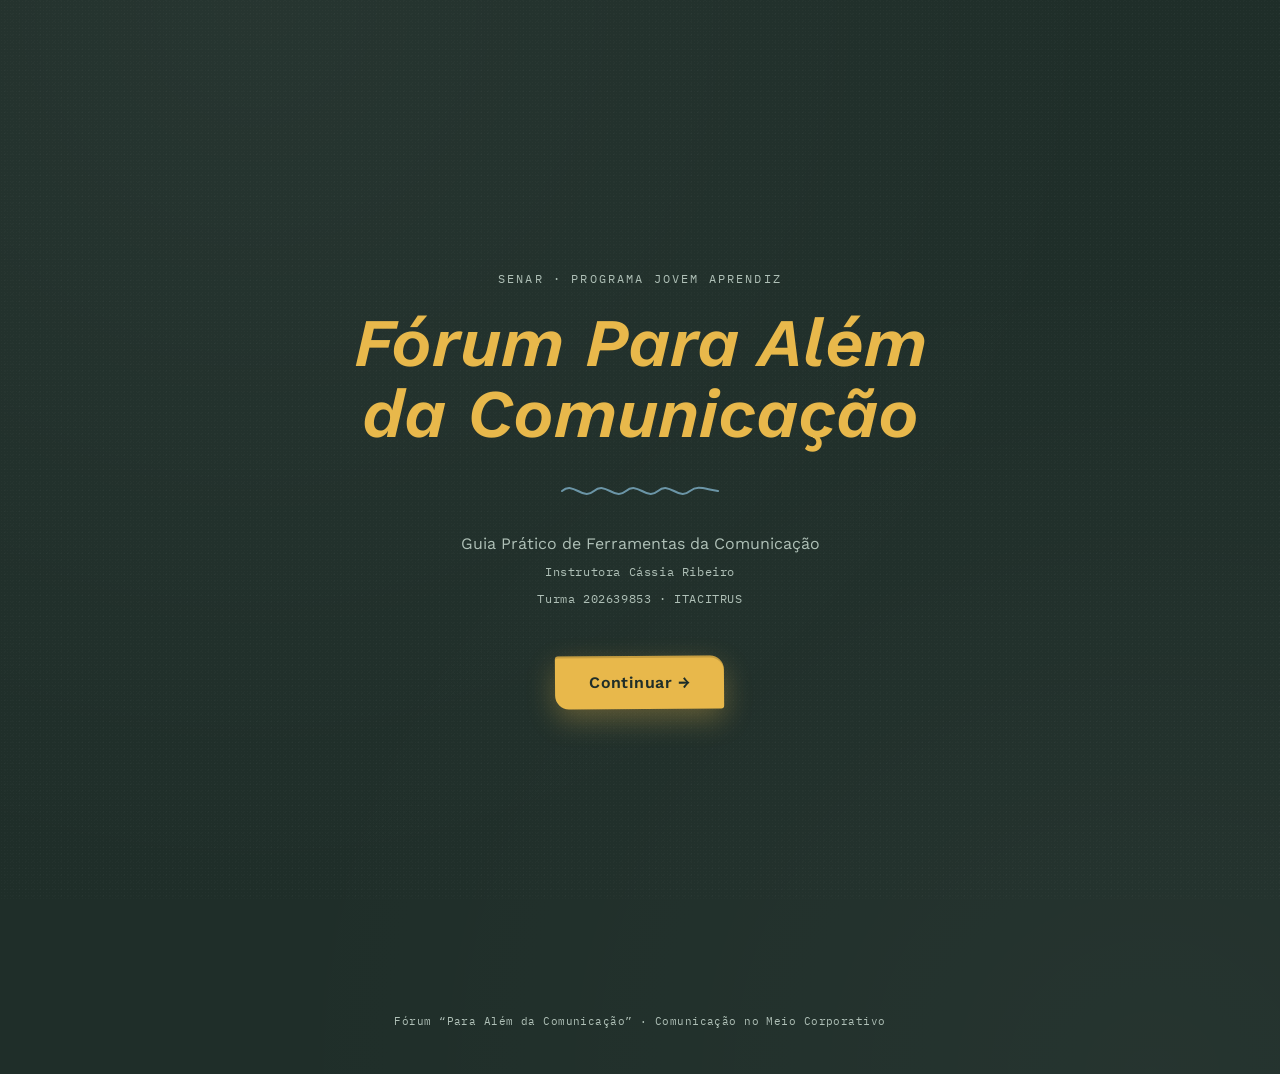
<file: index.html>
<!DOCTYPE html>
<html lang="pt-BR">
<head>
<meta charset="UTF-8">
<meta name="viewport" content="width=device-width, initial-scale=1.0">
<title>Fórum · Para Além da Comunicação</title>
<link rel="preconnect" href="https://fonts.googleapis.com">
<link href="https://fonts.googleapis.com/css2?family=Fraunces:ital,wght@0,500;0,600;1,500;1,600&family=Work+Sans:wght@400;500;600&family=Caveat:wght@500;600&family=IBM+Plex+Mono:wght@400;500&display=swap" rel="stylesheet">

<link rel="stylesheet" href="css/variables.css">
<link rel="stylesheet" href="css/base.css">
<link rel="stylesheet" href="css/layout.css">
<link rel="stylesheet" href="css/cover.css">
<link rel="stylesheet" href="css/responsive.css">
</head>
<body class="dust">

<!-- ===================== CAPA ===================== -->
<section class="page-view cover-view">
  <div class="cover-inner">
    <div class="eyebrow">SENAR · Programa Jovem Aprendiz</div>
    <h1 class="cover-title">Fórum Para Além<br>da Comunicação</h1>
    <svg class="squiggle" width="160" height="24" viewBox="0 0 160 24" fill="none" xmlns="http://www.w3.org/2000/svg">
      <path d="M2 12C14 2 22 22 34 12C46 2 54 22 66 12C78 2 86 22 98 12C110 2 118 22 130 12C138 6 144 10 158 12" stroke-width="2" stroke-linecap="round" fill="none"/>
    </svg>
    <p class="cover-sub">Guia Prático de Ferramentas da Comunicação</p>
    <p class="cover-credit">Instrutora Cássia Ribeiro</p>
    <p class="cover-turma">Turma 202639853 · ITACITRUS</p>
    <a class="cta" href="intro.html">Continuar →</a>
  </div>
</section>

<footer class="foot">Fórum “Para Além da Comunicação” · Comunicação no Meio Corporativo</footer>
</body>
</html>
</file>
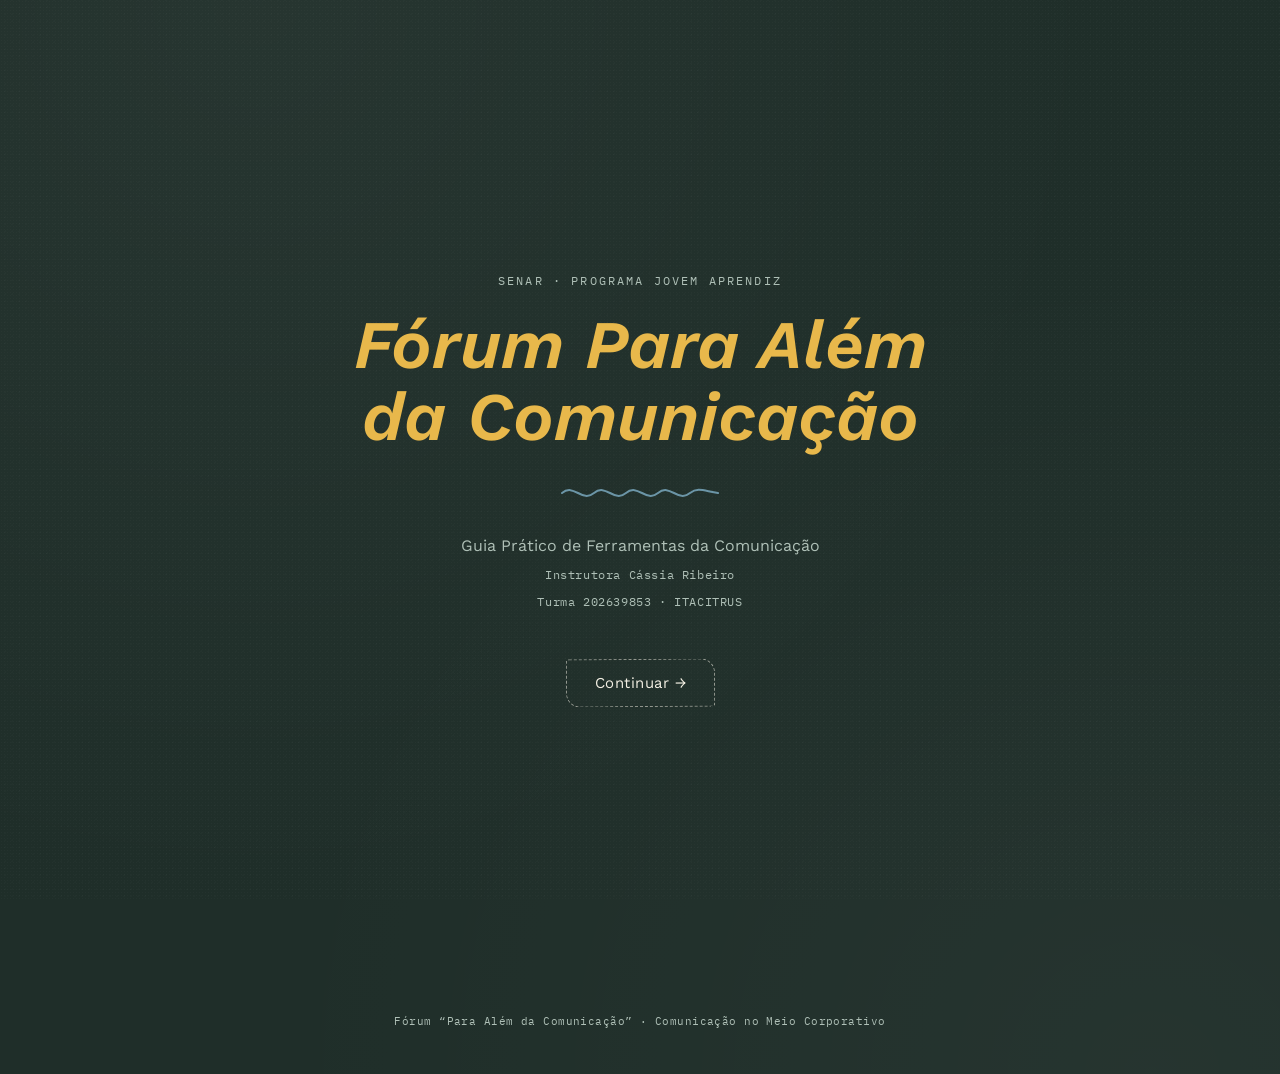
<file: site/index.html>
<!DOCTYPE html>
<html lang="pt-BR">
<head>
<meta charset="UTF-8">
<meta name="viewport" content="width=device-width, initial-scale=1.0">
<title>Fórum · Para Além da Comunicação</title>
<link rel="preconnect" href="https://fonts.googleapis.com">
<link href="https://fonts.googleapis.com/css2?family=Fraunces:ital,wght@0,500;0,600;1,500;1,600&family=Work+Sans:wght@400;500;600&family=Caveat:wght@500;600&family=IBM+Plex+Mono:wght@400;500&display=swap" rel="stylesheet">

<link rel="stylesheet" href="css/variables.css">
<link rel="stylesheet" href="css/base.css">
<link rel="stylesheet" href="css/cover.css">
<link rel="stylesheet" href="css/responsive.css">
</head>
<body class="dust">

<!-- ===================== CAPA ===================== -->
<section class="page-view cover-view">
  <div class="cover-inner">
    <div class="eyebrow">SENAR · Programa Jovem Aprendiz</div>
    <h1 class="cover-title">Fórum Para Além<br>da Comunicação</h1>
    <svg class="squiggle" width="160" height="24" viewBox="0 0 160 24" fill="none" xmlns="http://www.w3.org/2000/svg">
      <path d="M2 12C14 2 22 22 34 12C46 2 54 22 66 12C78 2 86 22 98 12C110 2 118 22 130 12C138 6 144 10 158 12" stroke-width="2" stroke-linecap="round" fill="none"/>
    </svg>
    <p class="cover-sub">Guia Prático de Ferramentas da Comunicação</p>
    <p class="cover-credit">Instrutora Cássia Ribeiro</p>
    <p class="cover-turma">Turma 202639853 · ITACITRUS</p>
    <a class="cta" href="intro.html">Continuar →</a>
  </div>
</section>

<footer class="foot">Fórum “Para Além da Comunicação” · Comunicação no Meio Corporativo</footer>
</body>
</html>
</file>
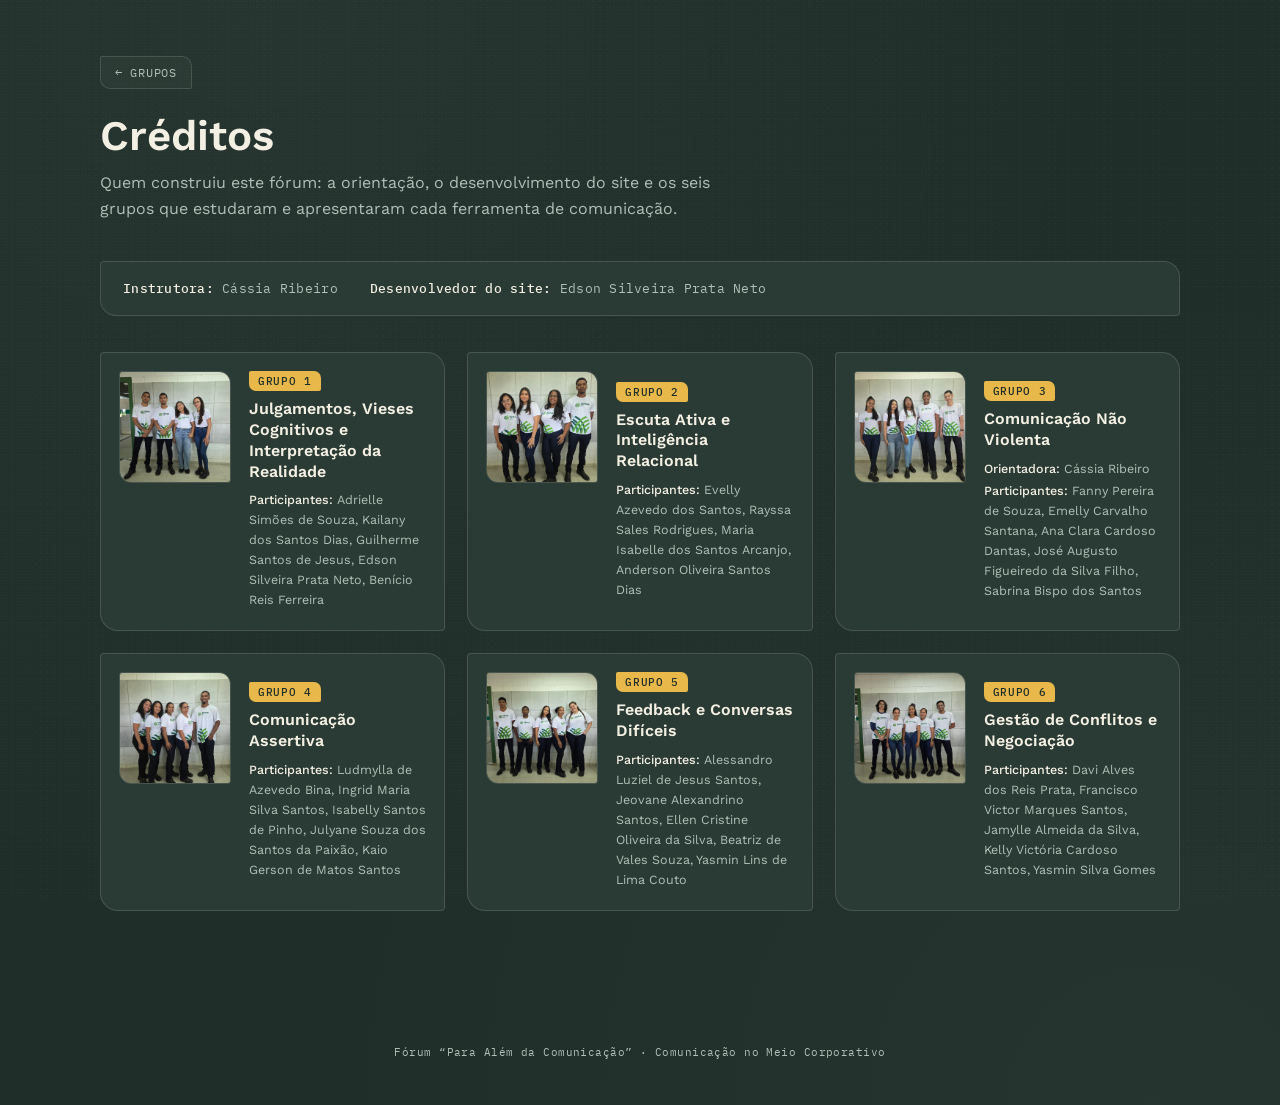
<file: creditos.html>
<!DOCTYPE html>
<html lang="pt-BR">
<head>
<meta charset="UTF-8">
<meta name="viewport" content="width=device-width, initial-scale=1.0">
<title>Créditos · Fórum Para Além da Comunicação</title>
<link rel="preconnect" href="https://fonts.googleapis.com">
<link href="https://fonts.googleapis.com/css2?family=Fraunces:ital,wght@0,500;0,600;1,500;1,600&family=Work+Sans:wght@400;500;600&family=Caveat:wght@500;600&family=IBM+Plex+Mono:wght@400;500&display=swap" rel="stylesheet">

<link rel="stylesheet" href="css/variables.css">
<link rel="stylesheet" href="css/base.css">
<link rel="stylesheet" href="css/layout.css">
<link rel="stylesheet" href="css/creditos.css">
<link rel="stylesheet" href="css/responsive.css">
</head>
<body class="dust">

<!-- ===================== CRÉDITOS ===================== -->
<section class="page-view">
  <div class="wrap">
    <a class="back-link" href="grupos.html">← Grupos</a>
    <div class="page-head">
      <h2 class="page-title">Créditos</h2>
      <p class="page-desc">Quem construiu este fórum: a orientação, o desenvolvimento do site e os seis grupos que estudaram e apresentaram cada ferramenta de comunicação.</p>
    </div>

    <div class="creditos-geral">
      <span><b>Instrutora:</b> Cássia Ribeiro</span>
      <span><b>Desenvolvedor do site:</b> Edson Silveira Prata Neto</span>
    </div>

    <div class="creditos-grid" id="creditos-grid"></div>
  </div>
</section>

<script src="js/data/groups.js"></script>
<script src="js/data/photos.js"></script>
<script src="js/data/cnv-data.js"></script>
<script src="js/data/group1-data.js"></script>
<script src="js/data/group2-data.js"></script>
<script src="js/data/group4-data.js"></script>
<script src="js/data/group5-data.js"></script>
<script src="js/data/group6-data.js"></script>
<script src="js/render/render-creditos.js"></script>
<script>window.addEventListener('DOMContentLoaded', renderCreditosGrid);</script>

<footer class="foot">Fórum “Para Além da Comunicação” · Comunicação no Meio Corporativo</footer>
</body>
</html>
</file>
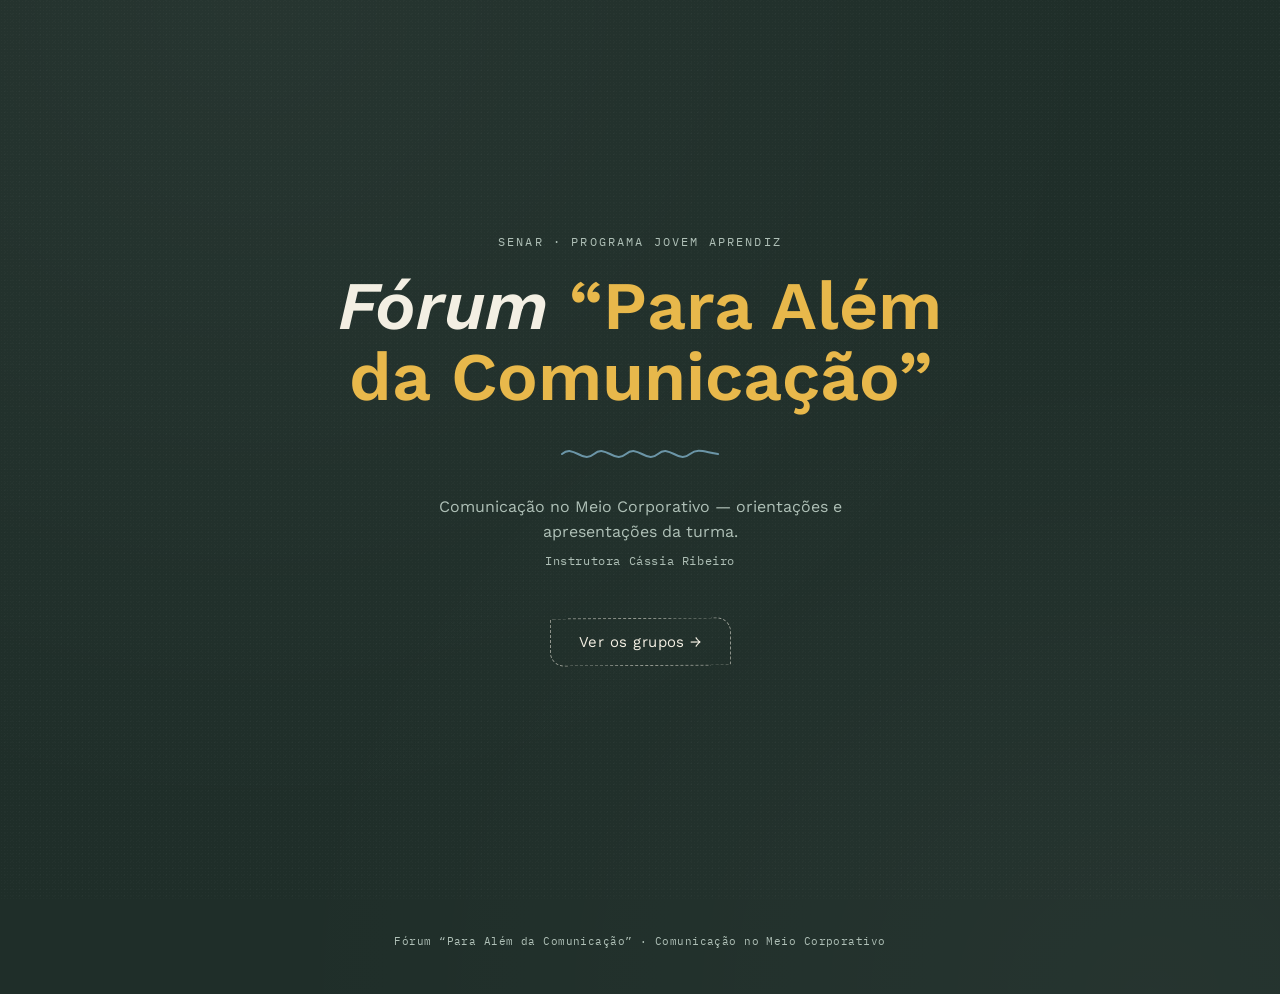
<file: forum-para-alem-da-comunicacao.html>
<!DOCTYPE html>
<html lang="pt-BR">
<head>
<meta charset="UTF-8">
<meta name="viewport" content="width=device-width, initial-scale=1.0">
<title>Fórum · Para Além da Comunicação</title>
<link rel="preconnect" href="https://fonts.googleapis.com">
<link href="https://fonts.googleapis.com/css2?family=Fraunces:ital,wght@0,500;0,600;1,500;1,600&family=Work+Sans:wght@400;500;600&family=Caveat:wght@500;600&family=IBM+Plex+Mono:wght@400;500&display=swap" rel="stylesheet">
<style>
  :root{
    --board:#1F2E29;
    --board-2:#2A3B35;
    --board-3:#324840;
    --chalk:#F3EFE3;
    --chalk-dim:#AFC0B7;
    --amber:#E8B84B;
    --blue:#7FB0C7;
    --line: rgba(243,239,227,0.14);
  }
  *{box-sizing:border-box;}
  html,body{margin:0;padding:0;}
  body{
    background:
      radial-gradient(ellipse at 20% 0%, rgba(255,255,255,0.035), transparent 60%),
      radial-gradient(ellipse at 90% 100%, rgba(255,255,255,0.03), transparent 55%),
      var(--board);
    color:var(--chalk);
    font-family:'Work Sans', sans-serif;
    min-height:100vh;
    overflow-x:hidden;
  }
  .eyebrow{
    font-family:'IBM Plex Mono', monospace;
    font-size:12px;
    letter-spacing:0.18em;
    text-transform:uppercase;
    color:var(--chalk-dim);
  }
  .fraunces{font-family:'Fraunces', serif;}
  .caveat{font-family:'Caveat', cursive;}

  a{color:inherit;}
  button{font-family:inherit;}

  /* subtle chalk-dust texture overlay */
  .dust::before{
    content:"";
    position:fixed; inset:0; pointer-events:none; z-index:0;
    background-image:
      radial-gradient(rgba(255,255,255,0.05) 1px, transparent 1px),
      radial-gradient(rgba(255,255,255,0.035) 1px, transparent 1px);
    background-size: 3px 3px, 7px 7px;
    background-position: 0 0, 2px 4px;
    opacity:0.5;
  }

  .view{ position:relative; z-index:1; display:none; min-height:100vh; }
  .view.active{ display:block; animation:fadeIn .5s ease; }
  @keyframes fadeIn{ from{opacity:0; transform:translateY(6px);} to{opacity:1; transform:translateY(0);} }

  /* ---------- squiggle divider (signature element) ---------- */
  .squiggle{ display:block; margin:28px auto; opacity:0.8; }
  .squiggle path{ stroke:var(--blue); }

  /* ---------- COVER ---------- */
  #view-cover{
    display:flex; align-items:center; justify-content:center;
    text-align:center; padding:40px 24px;
  }
  .cover-inner{ max-width:720px; }
  .cover-inner .eyebrow{ margin-bottom:22px; }
  .cover-title{
    font-size:clamp(38px, 7vw, 68px);
    font-weight:600; font-style:italic;
    line-height:1.05; margin:0 0 18px;
  }
  .cover-title span{ color:var(--amber); font-style:normal; }
  .cover-sub{
    font-size:16px; color:var(--chalk-dim); margin:0 auto 8px;
    max-width:520px; line-height:1.6;
  }
  .cover-credit{
    font-family:'IBM Plex Mono', monospace; font-size:12px;
    color:var(--chalk-dim); letter-spacing:0.05em; margin-top:6px;
  }
  .cta{
    margin-top:38px; display:inline-flex; align-items:center; gap:10px;
    background:transparent; color:var(--chalk);
    border:1.5px dashed rgba(243,239,227,0.55);
    border-radius:3px 14px 3px 14px;
    padding:14px 28px; font-size:15px; letter-spacing:0.03em;
    cursor:pointer; transition:all .25s ease; transform:rotate(-0.4deg);
  }
  .cta:hover{ background:rgba(232,184,75,0.1); border-color:var(--amber); color:var(--amber); transform:rotate(0deg) translateY(-2px); }

  /* ---------- GROUPS GRID ---------- */
  .wrap{ max-width:1080px; margin:0 auto; padding:56px 24px 100px; }
  .page-head{ margin-bottom:40px; }
  .back-link{
    display:inline-flex; align-items:center; gap:6px; text-decoration:none;
    color:var(--chalk-dim); font-family:'IBM Plex Mono',monospace; font-size:12px;
    letter-spacing:0.06em; text-transform:uppercase; margin-bottom:22px; cursor:pointer;
    border:none; background:none; padding:0;
  }
  .back-link:hover{ color:var(--amber); }
  .page-title{ font-size:clamp(28px,4.5vw,42px); font-weight:600; margin:0 0 10px; }
  .page-desc{ color:var(--chalk-dim); max-width:640px; line-height:1.6; margin:0; }

  .grid{
    display:grid; grid-template-columns:repeat(auto-fit, minmax(260px,1fr));
    gap:18px;
  }
  .card{
    position:relative; overflow:hidden;
    background:var(--board-2);
    border:1px solid var(--line);
    border-radius:4px 18px 4px 18px;
    padding:26px 24px 24px;
    cursor:pointer; text-align:left;
    transition:transform .22s ease, border-color .22s ease, background .22s ease;
    display:flex; flex-direction:column; min-height:210px;
  }
  .card:hover{ transform:translateY(-4px); border-color:rgba(232,184,75,0.5); background:var(--board-3); }
  .card .ghost-num{
    position:absolute; right:10px; top:-6px;
    font-family:'IBM Plex Mono',monospace; font-size:74px; font-weight:500;
    color:rgba(243,239,227,0.05); line-height:1; user-select:none;
  }
  .card .num{
    font-family:'IBM Plex Mono',monospace; font-size:12px; color:var(--amber);
    letter-spacing:0.14em; margin-bottom:10px;
  }
  .card h3{ font-family:'Fraunces',serif; font-size:21px; font-weight:600; margin:0 0 12px; line-height:1.25; }
  .card .q{ font-family:'Work Sans', sans-serif; font-size:15px; color:var(--chalk-dim); line-height:1.5; margin-top:auto; }

  /* ---------- GROUP DETAIL ---------- */
  .group-eyebrow{ display:flex; align-items:center; gap:14px; margin-bottom:14px; }
  .group-num-badge{
    font-family:'IBM Plex Mono',monospace; font-size:13px; color:var(--board);
    background:var(--amber); padding:4px 10px; border-radius:2px 8px;
    letter-spacing:0.06em; font-weight:500;
  }
  .group-title{ font-size:clamp(30px,5vw,46px); font-weight:600; margin:0 0 22px; }
  .guiding-q{
    font-family:'Work Sans', sans-serif; font-size:clamp(17px,2vw,19px);
    color:var(--chalk-dim); line-height:1.6; max-width:680px; margin:0 0 8px;
    position:relative; padding-left:6px;
  }

  .section-block{
    background:var(--board-2); border:1px solid var(--line);
    border-radius:4px 16px; padding:28px 30px; margin-top:28px;
  }
  .section-block h4{ font-family:'Fraunces',serif; font-size:20px; margin:0 0 16px; font-weight:600; }

  .img-pair{ display:flex; gap:22px; flex-wrap:wrap; margin-bottom:6px; }
  .img-pair figure{
    margin:0; flex:1 1 220px; background:#EAE3D0; border:1px solid var(--line);
    border-radius:3px 12px; padding:18px; text-align:center;
    box-shadow:0 10px 24px rgba(0,0,0,0.22);
    height:460px; display:flex; align-items:center; justify-content:center;
  }
  .img-pair img{ width:100%; height:100%; object-fit:contain; border-radius:2px; display:block; }
  .img-pair figcaption{
    font-family:'IBM Plex Mono',monospace; font-size:11px; color:var(--chalk-dim);
    margin-top:10px; letter-spacing:0.03em;
  }
  .note{ color:var(--chalk-dim); font-size:14.5px; line-height:1.7; margin-top:18px; }
  .note strong{ color:var(--chalk); }

  .checklist{ list-style:none; padding:0; margin:0; }
  .checklist li{
    display:flex; gap:16px; align-items:flex-start;
    padding:16px 0; border-top:1px solid var(--line);
  }
  .checklist li:first-child{ border-top:none; }
  .checklist .n{
    font-family:'IBM Plex Mono',monospace; color:var(--amber); font-size:13px;
    min-width:22px; padding-top:2px;
  }
  .checklist .body{ flex:1; }
  .checklist .body b{ font-size:15px; font-weight:600; }
  .checklist .body p{ margin:4px 0 0; color:var(--chalk-dim); font-size:13.5px; line-height:1.55; }
  .tag{
    font-family:'IBM Plex Mono',monospace; font-size:10.5px; letter-spacing:0.06em;
    color:var(--chalk-dim); border:1px dashed rgba(243,239,227,0.3);
    border-radius:2px 8px; padding:3px 9px; white-space:nowrap; height:fit-content; margin-top:2px;
  }

  /* ---------- CREDITS ---------- */
  .credits{
    display:flex; flex-wrap:wrap; gap:8px 28px; margin:20px 0 4px;
    font-family:'IBM Plex Mono',monospace; font-size:12px; color:var(--chalk-dim);
  }
  .credits b{ color:var(--chalk); font-weight:500; }

  /* ---------- section sub-heads ---------- */
  .section-block h5{
    font-family:'Fraunces',serif; font-size:16px; font-weight:600;
    margin:22px 0 10px; color:var(--chalk);
  }
  .section-block h5:first-of-type{ margin-top:0; }
  .section-block p{ line-height:1.7; color:var(--chalk-dim); font-size:14.5px; margin:0 0 4px; }
  .section-block ol{ margin:8px 0 0; padding-left:20px; color:var(--chalk-dim); line-height:1.8; font-size:14.5px; }
  .section-block ol li b{ color:var(--chalk); font-weight:600; }

  /* ---------- compare cards ---------- */
  .compare-grid{ display:grid; grid-template-columns:1fr 1fr; gap:16px; margin-top:6px; }
  .compare-card{ border-radius:4px 16px; padding:22px 22px; border:1px solid var(--line); }
  .compare-card.bad{ background:rgba(196,100,91,0.08); border-color:rgba(196,100,91,0.3); }
  .compare-card.good{ background:rgba(127,176,199,0.08); border-color:rgba(127,176,199,0.3); }
  .compare-card .tag-label{
    font-family:'IBM Plex Mono',monospace; font-size:11px; letter-spacing:0.06em;
    text-transform:uppercase; margin-bottom:8px; display:block;
  }
  .compare-card.bad .tag-label{ color:#D98079; }
  .compare-card.good .tag-label{ color:var(--blue); }
  .compare-card h5{ margin:0 0 10px !important; font-size:17px; }
  .compare-card p{ margin:0; font-size:14px; color:var(--chalk-dim); line-height:1.65; }

  /* ---------- component accordion cards ---------- */
  .comp-grid{ display:grid; grid-template-columns:repeat(auto-fit,minmax(230px,1fr)); gap:14px; margin-top:6px; }
  .comp-card{
    background:var(--board); border:1px solid var(--line); border-radius:4px 14px;
    padding:18px 20px; cursor:pointer; transition:border-color .2s ease;
  }
  .comp-card:hover{ border-color:rgba(232,184,75,0.45); }
  .comp-card-top{ display:flex; align-items:center; justify-content:space-between; }
  .comp-card .comp-num{ font-family:'IBM Plex Mono',monospace; color:var(--amber); font-size:12px; }
  .comp-card .chevron{ color:var(--chalk-dim); transition:transform .25s ease; font-size:13px; }
  .comp-card.open .chevron{ transform:rotate(180deg); }
  .comp-card h6{ font-family:'Fraunces',serif; font-size:17px; font-weight:600; margin:8px 0 0; }
  .comp-detail{ max-height:0; overflow:hidden; transition:max-height .3s ease; }
  .comp-card.open .comp-detail{ max-height:220px; margin-top:10px; }
  .comp-detail p{ margin:0; font-size:13.5px; color:var(--chalk-dim); line-height:1.6; }
  .comp-detail em{ color:var(--chalk); font-style:italic; }

  /* ---------- evitar list ---------- */
  .evitar-list{ display:flex; flex-direction:column; gap:10px; margin-top:6px; }
  .evitar-item{
    display:flex; gap:14px; align-items:flex-start;
    padding:13px 16px; background:rgba(196,100,91,0.06);
    border:1px solid rgba(196,100,91,0.22); border-radius:3px 12px;
  }
  .evitar-item .x{ font-family:'IBM Plex Mono',monospace; color:#D98079; font-weight:500; font-size:13px; padding-top:1px; }
  .evitar-item b{ display:block; font-size:14.5px; margin-bottom:2px; }
  .evitar-item em{ color:var(--chalk-dim); font-style:italic; font-size:13.5px; }

  /* ---------- quiz ---------- */
  .quiz-scenario{
    background:var(--board); border:1px solid var(--line); border-radius:4px 14px;
    padding:22px 24px; margin-top:16px;
  }
  .quiz-scenario:first-of-type{ margin-top:6px; }
  .scenario-label{
    font-family:'IBM Plex Mono',monospace; font-size:11px; color:var(--amber);
    letter-spacing:0.08em; text-transform:uppercase; margin-bottom:8px;
  }
  .quiz-scenario .situation{ font-size:15px; color:var(--chalk); margin:0 0 16px; line-height:1.55; }
  .quiz-options{ display:flex; flex-direction:column; gap:10px; }
  .quiz-opt{
    text-align:left; background:var(--board-2); border:1px solid var(--line);
    border-radius:3px 10px; padding:12px 16px; cursor:pointer; color:var(--chalk);
    font-size:13.8px; font-family:'Work Sans',sans-serif; transition:border-color .15s ease, background .15s ease;
    line-height:1.5;
  }
  .quiz-opt:hover:not(:disabled){ border-color:rgba(232,184,75,0.5); }
  .quiz-opt.correct-selected{ background:rgba(127,176,199,0.12); border-color:var(--blue); }
  .quiz-opt.wrong-selected{ background:rgba(196,100,91,0.12); border-color:#D98079; }
  .quiz-opt:disabled{ cursor:default; }
  .quiz-feedback{
    display:none; margin-top:12px; font-size:13.5px; line-height:1.6;
    padding:12px 15px; border-radius:3px 10px;
  }
  .quiz-feedback.show{ display:block; }
  .quiz-feedback.ok{ background:rgba(127,176,199,0.1); border:1px solid rgba(127,176,199,0.3); }
  .quiz-feedback.bad{ background:rgba(196,100,91,0.1); border:1px solid rgba(196,100,91,0.3); }
  .quiz-score{
    text-align:center; font-family:'IBM Plex Mono',monospace; font-size:12.5px;
    color:var(--chalk-dim); margin-top:20px; padding-top:16px; border-top:1px solid var(--line);
  }

  /* ---------- Grupo 1 — reveal buttons ---------- */
  .simple-reveal-btn{
    display:inline-flex; align-items:center; gap:8px;
    background:transparent; border:1.5px dashed rgba(243,239,227,0.55); color:var(--chalk);
    border-radius:3px 14px 3px 14px; padding:11px 22px; font-size:13.5px; letter-spacing:0.02em;
    cursor:pointer; transition:all .25s ease; font-family:'Work Sans',sans-serif;
  }
  .simple-reveal-btn:hover{ background:rgba(232,184,75,0.1); border-color:var(--amber); color:var(--amber); }
  .simple-reveal-content{ max-height:0; overflow:hidden; transition:max-height .45s ease; }
  .simple-reveal-content.open{ max-height:3000px; margin-top:20px; }
  .simple-reveal-content p{ margin:0 0 12px; font-size:14.5px; color:var(--chalk-dim); line-height:1.7; }
  .simple-reveal-content p:last-child{ margin-bottom:0; }
  .simple-reveal-content strong{ color:var(--chalk); }

  /* ---------- Grupo 1 — perguntas interativas ---------- */
  .qa-list{ display:flex; flex-direction:column; gap:10px; }
  .qa-card{
    background:var(--board); border:1px solid var(--line); border-radius:4px 14px;
    padding:16px 20px; cursor:pointer; transition:border-color .2s ease;
  }
  .qa-card:hover{ border-color:rgba(232,184,75,0.45); }
  .qa-top{ display:flex; align-items:center; justify-content:space-between; gap:14px; }
  .qa-top span.q-text{ font-size:14.5px; color:var(--chalk); line-height:1.5; }
  .qa-top .chevron{ color:var(--chalk-dim); transition:transform .25s ease; font-size:13px; flex-shrink:0; }
  .qa-card.open .chevron{ transform:rotate(180deg); }
  .qa-detail{ max-height:0; overflow:hidden; transition:max-height .3s ease; }
  .qa-card.open .qa-detail{ max-height:220px; margin-top:12px; padding-top:12px; border-top:1px dashed var(--line); }
  .qa-detail p{ margin:0; font-size:13.5px; color:var(--amber); line-height:1.6; }

  /* ---------- Grupo 1 — vieses cognitivos ---------- */
  .bias-list{ display:flex; flex-direction:column; gap:12px; }
  .bias-card{
    background:var(--board); border:1px solid var(--line); border-radius:4px 14px;
    padding:18px 22px; cursor:pointer; transition:border-color .2s ease;
  }
  .bias-card:hover{ border-color:rgba(232,184,75,0.45); }
  .bias-top{ display:flex; align-items:center; justify-content:space-between; gap:14px; }
  .bias-top h6{ font-family:'Fraunces',serif; font-size:16.5px; font-weight:600; margin:0; }
  .bias-top .chevron{ color:var(--chalk-dim); transition:transform .25s ease; font-size:13px; flex-shrink:0; }
  .bias-card.open .chevron{ transform:rotate(180deg); }
  .bias-detail{ max-height:0; overflow:hidden; transition:max-height .35s ease; }
  .bias-card.open .bias-detail{ max-height:500px; margin-top:14px; }
  .bias-detail p{ margin:0 0 10px; font-size:13.5px; color:var(--chalk-dim); line-height:1.65; }
  .bias-detail p:last-child{ margin-bottom:0; }
  .bias-detail b{ color:var(--chalk); }
  .bias-detail .autor{
    font-family:'IBM Plex Mono',monospace; font-size:11.5px; color:var(--amber);
    letter-spacing:0.03em; margin-top:10px;
  }

  /* ---------- Grupo 1 — dinâmica das imagens ---------- */
  .dinamica-imgs{ display:flex; gap:22px; flex-wrap:wrap; margin-top:6px; }
  .dinamica-imgs figure{
    margin:0; flex:1 1 200px; max-width:260px; background:#EAE3D0; border:1px solid var(--line);
    border-radius:3px 12px; padding:16px; text-align:center;
    box-shadow:0 10px 24px rgba(0,0,0,0.22);
  }
  .dinamica-imgs img{ width:100%; height:auto; display:block; border-radius:2px; }

  /* ---------- Grupo 6 — termômetro do conflito ---------- */
  .term-item{
    display:flex; align-items:center; justify-content:space-between; gap:16px;
    padding:15px 0; border-top:1px solid var(--line); flex-wrap:wrap;
  }
  .term-item:first-child{ border-top:none; }
  .term-text{ flex:1 1 320px; font-size:14px; color:var(--chalk); line-height:1.5; }
  .term-scale{ display:flex; gap:6px; flex-shrink:0; }
  .term-btn{
    width:34px; height:34px; border-radius:50%; border:1px solid var(--line);
    background:var(--board-2); color:var(--chalk-dim); cursor:pointer;
    font-family:'IBM Plex Mono',monospace; font-size:13px; transition:all .15s ease;
  }
  .term-btn:hover{ border-color:rgba(232,184,75,0.6); color:var(--chalk); }
  .term-btn.selected{ background:var(--amber); color:var(--board); border-color:var(--amber); font-weight:600; }
  .term-total{
    text-align:center; font-family:'IBM Plex Mono',monospace; font-size:13px;
    color:var(--chalk-dim); margin-top:22px; padding-top:18px; border-top:1px dashed var(--line);
  }
  .term-result{
    display:none; margin-top:16px; padding:18px 22px; border-radius:4px 16px;
    background:var(--board); border:1px solid var(--line);
  }
  .term-result.show{ display:block; }
  .term-result .r-title{ font-family:'Fraunces',serif; font-size:16px; font-weight:600; color:var(--amber); margin:0 0 8px; }
  .term-result p{ margin:0; font-size:13.5px; color:var(--chalk-dim); line-height:1.65; }

  /* ---------- Grupo 6 — situações / perfil de conflito ---------- */
  .sit-scenario{
    background:var(--board); border:1px solid var(--line); border-radius:4px 14px;
    padding:22px 24px; margin-top:16px;
  }
  .sit-scenario:first-of-type{ margin-top:6px; }
  .sit-title{ font-family:'Fraunces',serif; font-size:16px; font-weight:600; margin:0 0 6px; }
  .sit-desc{ font-size:14px; color:var(--chalk-dim); margin:0 0 16px; line-height:1.55; }
  .sit-options{ display:flex; flex-direction:column; gap:10px; }
  .sit-opt{
    text-align:left; background:var(--board-2); border:1px solid var(--line);
    border-radius:3px 10px; padding:12px 16px; cursor:pointer; color:var(--chalk);
    font-size:13.8px; font-family:'Work Sans',sans-serif; transition:border-color .15s ease, background .15s ease;
    line-height:1.5;
  }
  .sit-opt:hover{ border-color:rgba(232,184,75,0.5); }
  .sit-opt.selected{ background:rgba(127,176,199,0.12); border-color:var(--blue); }
  .profile-result{
    display:none; margin-top:26px; padding:26px 28px; border-radius:4px 18px;
    background:var(--board); border:1px solid var(--line); text-align:center;
  }
  .profile-result.show{ display:block; }
  .profile-emoji{ font-size:30px; line-height:1; }
  .profile-title{ font-family:'Fraunces',serif; font-size:21px; font-weight:600; margin:10px 0 4px; }
  .profile-counts{
    font-family:'IBM Plex Mono',monospace; font-size:11.5px; color:var(--chalk-dim);
    letter-spacing:0.04em; margin-bottom:16px;
  }
  .profile-detail{ max-width:520px; margin:0 auto; text-align:left; }
  .profile-detail p{ margin:0 0 8px; font-size:13.5px; color:var(--chalk-dim); line-height:1.6; }
  .profile-detail p:last-child{ margin-bottom:0; }
  .profile-detail b{ color:var(--chalk); }

  /* ---------- Grupo 5 — método SBI ---------- */
  .sbi-grid{ display:grid; grid-template-columns:repeat(auto-fit,minmax(230px,1fr)); gap:14px; margin-top:10px; }
  .sbi-card{
    background:var(--board); border:1px solid var(--line); border-radius:4px 14px;
    padding:18px 20px; cursor:pointer; transition:border-color .2s ease;
  }
  .sbi-card:hover{ border-color:rgba(232,184,75,0.45); }
  .sbi-top{ display:flex; align-items:center; justify-content:space-between; gap:12px; }
  .sbi-top-left{ display:flex; align-items:center; gap:12px; }
  .sbi-badge{
    display:flex; align-items:center; justify-content:center; flex-shrink:0;
    width:36px; height:36px; border-radius:50%; font-family:'IBM Plex Mono',monospace;
    font-weight:600; font-size:16px; color:var(--board);
  }
  .sbi-top h6{ font-family:'Fraunces',serif; font-size:17px; font-weight:600; margin:0; }
  .sbi-top .chevron{ color:var(--chalk-dim); transition:transform .25s ease; font-size:13px; }
  .sbi-card.open .chevron{ transform:rotate(180deg); }
  .sbi-q{ font-size:13px; color:var(--chalk-dim); margin:8px 0 0 48px; }
  .sbi-detail{ max-height:0; overflow:hidden; transition:max-height .3s ease; margin-left:48px; }
  .sbi-card.open .sbi-detail{ max-height:220px; margin-top:10px; }
  .sbi-detail p{ margin:0; font-size:13.5px; color:var(--chalk-dim); line-height:1.65; }

  .sbi-example-flow{ display:flex; gap:16px; flex-wrap:wrap; margin-top:18px; }
  .sbi-example-box{
    flex:1 1 220px; background:var(--board); border:1px solid var(--line);
    border-radius:4px 14px; padding:18px 20px;
  }
  .sbi-example-label{ font-family:'IBM Plex Mono',monospace; font-size:11px; letter-spacing:0.06em; text-transform:uppercase; margin-bottom:6px; }
  .sbi-example-box p{ margin:0; font-size:14px; color:var(--chalk); line-height:1.5; }

  .sbi-tip{
    margin-top:18px; display:flex; align-items:center; gap:12px;
    border:1px solid var(--line); border-radius:4px 14px; padding:14px 20px;
    background:var(--board); font-size:13.5px; color:var(--chalk-dim); line-height:1.6;
  }
  .sbi-tip .star{ font-size:16px; flex-shrink:0; }
  .sbi-tip b{ color:var(--chalk); }

  .sbi-pratica-item{
    background:var(--board); border:1px solid var(--line); border-radius:4px 14px;
    padding:16px 20px; margin-top:12px;
  }
  .sbi-pratica-item:first-of-type{ margin-top:6px; }
  .sbi-pratica-item p{ margin:0 0 12px; font-size:14px; color:var(--chalk); line-height:1.5; }
  .sbi-pratica-opts{ display:flex; gap:10px; flex-wrap:wrap; }
  .sbi-opt-btn{
    display:flex; align-items:center; gap:8px; background:var(--board-2); border:1px solid var(--line);
    border-radius:3px 10px; padding:9px 16px; cursor:pointer; color:var(--chalk);
    font-size:13.5px; font-family:'Work Sans',sans-serif; transition:border-color .15s ease, background .15s ease;
  }
  .sbi-opt-btn:hover:not(:disabled){ border-color:rgba(232,184,75,0.5); }
  .sbi-opt-btn.correct-selected{ background:rgba(127,176,199,0.12); border-color:var(--blue); }
  .sbi-opt-btn.wrong-selected{ background:rgba(196,100,91,0.12); border-color:#D98079; }
  .sbi-opt-btn:disabled{ cursor:default; }
  .sbi-pratica-feedback{ display:none; margin-top:10px; font-size:13px; line-height:1.55; padding:10px 14px; border-radius:3px 10px; }
  .sbi-pratica-feedback.show{ display:block; }
  .sbi-pratica-feedback.ok{ background:rgba(127,176,199,0.1); border:1px solid rgba(127,176,199,0.3); color:var(--chalk-dim); }
  .sbi-pratica-feedback.bad{ background:rgba(196,100,91,0.1); border:1px solid rgba(196,100,91,0.3); color:var(--chalk-dim); }
  .sbi-pratica-score{
    text-align:center; font-family:'IBM Plex Mono',monospace; font-size:12.5px;
    color:var(--chalk-dim); margin-top:16px; padding-top:14px; border-top:1px solid var(--line);
  }

  /* ---------- Material de Apoio (tabela-resumo) ---------- */
  .apoio-table{
    width:100%; border-collapse:collapse; margin-top:10px;
    border:1px solid var(--line); border-radius:4px; overflow:hidden;
  }
  .apoio-table th{
    background:var(--board); color:var(--amber); text-align:left; font-size:11.5px;
    letter-spacing:0.05em; text-transform:uppercase; font-family:'IBM Plex Mono',monospace;
    padding:12px 16px; border-bottom:1px solid var(--line); border-right:1px solid var(--line);
  }
  .apoio-table th:last-child{ border-right:none; }
  .apoio-table td{
    background:var(--board-2); vertical-align:top; font-size:13.5px; color:var(--chalk-dim);
    line-height:1.6; padding:14px 16px; border-right:1px solid var(--line); border-top:1px solid var(--line);
  }
  .apoio-table td:last-child{ border-right:none; }

  /* ---------- Grupo 4 — método DESC ---------- */
  .desc-grid{ display:grid; grid-template-columns:repeat(auto-fit,minmax(240px,1fr)); gap:14px; margin-top:10px; }
  .desc-card{
    background:var(--board); border:1px solid var(--line); border-radius:4px 14px;
    padding:18px 20px; cursor:pointer; transition:border-color .2s ease;
  }
  .desc-card:hover{ border-color:rgba(232,184,75,0.45); }
  .desc-top{ display:flex; align-items:center; justify-content:space-between; gap:12px; }
  .desc-top-left{ display:flex; align-items:center; gap:12px; }
  .desc-badge{
    display:flex; align-items:center; justify-content:center; flex-shrink:0;
    width:36px; height:36px; border-radius:50%; font-family:'IBM Plex Mono',monospace;
    font-weight:600; font-size:16px; color:var(--board);
  }
  .desc-top h6{ font-family:'Fraunces',serif; font-size:17px; font-weight:600; margin:0; }
  .desc-top .chevron{ color:var(--chalk-dim); transition:transform .25s ease; font-size:13px; }
  .desc-card.open .chevron{ transform:rotate(180deg); }
  .desc-detail{ max-height:0; overflow:hidden; transition:max-height .35s ease; margin-left:48px; }
  .desc-card.open .desc-detail{ max-height:260px; margin-top:10px; }
  .desc-detail p{ margin:0 0 8px; font-size:13.5px; color:var(--chalk-dim); line-height:1.6; }
  .desc-detail p:last-child{ margin-bottom:0; }
  .desc-detail .exemplo{ color:var(--chalk); font-style:italic; }

  /* ---------- Grupo 4 — dicas práticas ---------- */
  .dica-list{ display:flex; flex-direction:column; gap:10px; }
  .dica-card{
    background:var(--board); border:1px solid var(--line); border-radius:4px 14px;
    padding:16px 20px; cursor:pointer; transition:border-color .2s ease;
  }
  .dica-card:hover{ border-color:rgba(232,184,75,0.45); }
  .dica-top{ display:flex; align-items:center; justify-content:space-between; gap:12px; }
  .dica-top-left{ display:flex; align-items:center; gap:12px; }
  .dica-num{
    font-family:'IBM Plex Mono',monospace; color:var(--amber); font-size:13px;
    min-width:22px; flex-shrink:0;
  }
  .dica-top h6{ font-family:'Fraunces',serif; font-size:15.5px; font-weight:600; margin:0; }
  .dica-top .chevron{ color:var(--chalk-dim); transition:transform .25s ease; font-size:13px; flex-shrink:0; }
  .dica-card.open .chevron{ transform:rotate(180deg); }
  .dica-detail{ max-height:0; overflow:hidden; transition:max-height .35s ease; margin-left:34px; }
  .dica-card.open .dica-detail{ max-height:260px; margin-top:10px; }
  .dica-detail ul{ margin:0; padding-left:18px; color:var(--chalk-dim); font-size:13.5px; line-height:1.75; }
  .dica-detail li{ margin-bottom:4px; }
  .dica-detail li:last-child{ margin-bottom:0; }

  @media (max-width:760px){
    .apoio-table, .apoio-table thead, .apoio-table tbody, .apoio-table th, .apoio-table td, .apoio-table tr{ display:block; }
    .apoio-table thead{ display:none; }
    .apoio-table td{ border:none; border-bottom:1px solid var(--line); padding:10px 4px; }
    .apoio-table td::before{
      content: attr(data-label); display:block; font-family:'IBM Plex Mono',monospace;
      font-size:10.5px; letter-spacing:0.05em; text-transform:uppercase; color:var(--amber); margin-bottom:4px;
    }
    .apoio-table tr{ margin-bottom:8px; }
  }




  footer.foot{
    text-align:center; padding:34px 24px 46px; color:var(--chalk-dim);
    font-family:'IBM Plex Mono',monospace; font-size:11px; letter-spacing:0.04em;
  }

  @media (max-width:560px){
    .img-pair{ flex-direction:column; }
    .section-block{ padding:22px 18px; }
  }

  /* ===================== MOBILE ADAPTATION ===================== */
  @media (max-width:680px){
    .wrap{ padding:36px 16px 70px; }
    #view-cover{ padding:32px 16px; }
    .cover-title{ margin-bottom:14px; }
    .cover-sub{ font-size:15px; }
    .cta{ width:100%; justify-content:center; padding:14px 20px; }

    .page-head{ margin-bottom:28px; }
    .grid{ grid-template-columns:1fr; gap:14px; }
    .card{ padding:22px 20px 20px; min-height:auto; }
    .card .ghost-num{ font-size:56px; }
    .card h3{ font-size:19px; }

    .group-eyebrow{ gap:10px; margin-bottom:12px; }
    .group-title{ margin-bottom:16px; }
    .guiding-q{ font-size:16px; }
    .credits{ font-size:11px; gap:6px 18px; margin:16px 0 4px; }

    .section-block{ padding:20px 16px; margin-top:20px; border-radius:4px 12px; }
    .section-block h4{ font-size:18px; margin-bottom:14px; }
    .section-block h5{ font-size:15px; }

    .img-pair figure{ height:auto; min-height:0; padding:14px; }
    .img-pair img{ height:auto; max-height:340px; }

    .compare-grid{ grid-template-columns:1fr; gap:12px; }

    .checklist li{ gap:12px; padding:14px 0; }
    .checklist .body b{ font-size:14px; }
    .tag{ font-size:9.5px; padding:2px 7px; }

    .comp-grid{ grid-template-columns:1fr; }
    .comp-card, .bias-card, .qa-card, .sbi-card, .sit-scenario, .quiz-scenario,
    .term-result, .profile-result, .sbi-example-box, .sbi-tip, .sbi-pratica-item,
    .desc-card, .dica-card{
      padding-left:16px; padding-right:16px;
    }

    .quiz-scenario, .sit-scenario{ padding:18px 16px; }
    .quiz-opt, .sit-opt, .sbi-opt-btn{ padding:11px 14px; font-size:13.3px; }

    .simple-reveal-btn{ width:100%; justify-content:center; padding:12px 18px; }

    .bias-top h6{ font-size:15.5px; }
    .bias-card{ padding:16px 16px; }

    .dinamica-imgs{ gap:14px; }
    .dinamica-imgs figure{ flex:1 1 140px; max-width:100%; padding:12px; }

    .term-item{ gap:10px; padding:13px 0; }
    .term-text{ flex-basis:100%; font-size:13.5px; }
    .term-scale{ width:100%; justify-content:space-between; }
    .term-btn{ width:15vw; max-width:38px; height:15vw; max-height:38px; font-size:12.5px; }

    .sbi-grid{ grid-template-columns:1fr; }
    .sbi-example-flow{ gap:12px; }

    .desc-grid{ grid-template-columns:1fr; }

    .apoio-table th, .apoio-table td{ font-size:12.5px; }

    footer.foot{ padding:26px 16px 36px; font-size:10.5px; }
  }

  @media (max-width:400px){
    .cover-title{ font-size:34px; }
    .group-title{ font-size:26px; }
    .page-title{ font-size:24px; }
    .section-block{ padding:16px 14px; }
    .term-btn{ width:16vw; height:16vw; }
  }
</style>
</head>
<body class="dust">

<!-- ===================== COVER ===================== -->
<section id="view-cover" class="view">
  <div class="cover-inner">
    <div class="eyebrow">SENAR · Programa Jovem Aprendiz</div>
    <h1 class="cover-title">Fórum <span>“Para Além<br>da Comunicação”</span></h1>
    <svg class="squiggle" width="160" height="24" viewBox="0 0 160 24" fill="none" xmlns="http://www.w3.org/2000/svg">
      <path d="M2 12C14 2 22 22 34 12C46 2 54 22 66 12C78 2 86 22 98 12C110 2 118 22 130 12C138 6 144 10 158 12" stroke-width="2" stroke-linecap="round" fill="none"/>
    </svg>
    <p class="cover-sub">Comunicação no Meio Corporativo — orientações e apresentações da turma.</p>
    <p class="cover-credit">Instrutora Cássia Ribeiro</p>
    <button class="cta" onclick="location.hash='#grupos'">Ver os grupos →</button>
  </div>
</section>

<!-- ===================== GRUPOS (seleção) ===================== -->
<section id="view-grupos" class="view">
  <div class="wrap">
    <div class="page-head">
      <button class="back-link" onclick="location.hash=''">← Capa</button>
      <h2 class="page-title">Escolha um grupo</h2>
      <p class="page-desc">Cada grupo estuda uma ferramenta de comunicação profissional e apresenta para a turma. Clique em um grupo para ver os detalhes da apresentação.</p>
    </div>
    <div class="grid" id="groups-grid"></div>
  </div>
</section>

<!-- ===================== GRUPO (detalhe) — template único, preenchido via JS ===================== -->
<section id="view-grupo" class="view">
  <div class="wrap">
    <button class="back-link" onclick="location.hash='#grupos'">← Todos os grupos</button>
    <div class="group-eyebrow">
      <span class="group-num-badge" id="g-badge">GRUPO 1</span>
    </div>
    <h2 class="group-title fraunces" id="g-title">Título do grupo</h2>
    <p class="guiding-q" id="g-question">Pergunta norteadora</p>

    <div class="credits" id="g-credits"></div>

    <div id="g-body"></div>
  </div>
</section>

<footer class="foot">Fórum “Para Além da Comunicação” · Comunicação no Meio Corporativo</footer>

<script>
const ESTRUTURA = [
  ["Conceito","O que é, para que serve, e quem são os principais autores ou referências."],
  ["Situação prática","Uma situação envolvendo pessoas que convivem, trabalham ou decidem juntas."],
  ["Erros mais comuns","Comportamentos que mostram que a ferramenta não está sendo usada corretamente."],
  ["Como agir de maneira mais adequada","Como a mesma situação poderia ser conduzida aplicando os princípios estudados."],
  ["Ferramenta prática","Um roteiro, checklist, passo a passo ou estratégia que a turma possa aplicar."],
  ["Demonstração","Dramatização, simulação de atendimento, reunião, negociação ou dinâmica."],
  ["Participação da turma","Um momento em que a turma resolve um caso, responde ou pratica a ferramenta."],
  ["Aplicação","Como a ferramenta melhora a comunicação e em que relações ela faz diferença."],
  ["Fontes consultadas","Livros, artigos, vídeos, sites, autores ou Inteligência Artificial utilizados."],
  ["Uso da Inteligência Artificial","Como a IA foi usada, e o que precisou ser conferido ou corrigido."]
];

const GROUPS = [
  { n:1, title:"Julgamentos, Vieses Cognitivos e Interpretação da Realidade",
    q:"Por que duas pessoas podem viver a mesma situação e chegar a conclusões completamente diferentes?",
    custom1:true },
  { n:2, title:"Escuta Ativa e Inteligência Relacional",
    q:"O que significa compreender alguém antes de responder?" },
  { n:3, title:"Comunicação Não Violenta",
    q:"Como conversar sobre um problema sem transformar a outra pessoa em um adversário?",
    custom:true },
  { n:4, title:"Comunicação Assertiva",
    q:"Como defender minhas ideias com clareza, respeito e firmeza?",
    custom4:true },
  { n:5, title:"Feedback e Conversas Difíceis",
    q:"Como ajudar alguém a melhorar sem transformar uma conversa em ataque ou defesa?",
    custom5:true },
  { n:6, title:"Gestão de Conflitos e Negociação",
    q:"Como transformar diferenças em oportunidades de construção e aprendizado?",
    custom6:true },
];

const IMG1 = "[data-uri]";
const IMG2 = "[data-uri]";

const DIN_IMG1 = "[data-uri]";
const DIN_IMG2 = "[data-uri]";

const CNV_DATA = {
  orientadora:"Cássia Ribeiro",
  autores:["Ana Clara Cardoso","Emelly Carvalho","Fanny Souza","José A. Figueiredo","Sabrina Bispo"],
  conceito:"É uma forma de comunicação baseada na empatia e na conexão autêntica. Ajuda a expressar sentimentos e necessidades de forma clara e a ouvir com compreensão, evitando julgamentos e conflitos.",
  reconhecer:[
    "Falar com honestidade e empatia",
    "Ouvir atentamente sem interrupções",
    "Observar sem julgar",
    "Expressar sentimentos e necessidades",
    "Criar conexões genuínas"
  ],
  comparacao:{
    violenta:"A Comunicação Violenta é reativa e tende a focar na culpa, utilizando julgamentos, críticas e rótulos que colocam as pessoas na defensiva. Quando nos expressamos de forma acusatória, fechamos os canais de diálogo e transformamos divergências em conflitos, desgastando os relacionamentos e dificultando a busca por soluções reais.",
    naoViolenta:"Por outro lado, a Comunicação Não Violenta (CNV) substitui o ataque pela empatia e pela clareza."
  },
  componentes:[
    { n:"01", title:"Observação (sem julgamentos)", desc:"Relate fatos objetivos sem avaliações ou rótulos." },
    { n:"02", title:"Sentimentos", desc:"Nomeie suas emoções com clareza — ex: alegria, tristeza, frustração, curiosidade." },
    { n:"03", title:"Necessidades", desc:"Identifique as necessidades humanas universais por trás dos sentimentos — ex: respeito, apoio, pertencimento, autonomia." },
    { n:"04", title:"Pedidos", desc:"Formule pedidos claros, positivos e realizáveis — ex: “Você poderia, por favor...?”" }
  ],
  evitar:[
    { label:"Julgamentos Morais", ex:"“Você é preguiçoso”" },
    { label:"Críticas e Acusações", ex:"“A culpa é sua.”" },
    { label:"Comparações", ex:"“João fez dessa forma e ficou melhor.”" },
    { label:"Negação de Responsabilidade", ex:"“Eu tive que fazer.”" },
    { label:"Exigências e Ameaças", ex:"“Se você não fizer o relatório hoje, vou te mandar para o RH!”" }
  ],
  quiz:[
    { situation:"Alguém chega atrasado.",
      options:[
        { label:"Opção A", text:"“Você está sempre atrasado!”", correct:false,
          feedback:"Isso é um julgamento (“sempre atrasado”) — a outra pessoa tende a se defender em vez de ouvir." },
        { label:"Opção B", text:"“Notei que você chegou 10 minutos após o horário combinado. Fico frustrado porque preciso de previsibilidade.”", correct:true,
          feedback:"Isso é CNV: observação sem julgamento + sentimento + necessidade, sem acusar." }
      ]},
    { situation:"Seu amigo cancela planos.",
      options:[
        { label:"Opção A", text:"“Achei uma falta de consideração.”", correct:false,
          feedback:"Isso é um rótulo (“falta de consideração”) — coloca a outra pessoa na defensiva." },
        { label:"Opção B", text:"“Sinto-me desapontado com o cancelamento porque valorizo nosso tempo juntos.”", correct:true,
          feedback:"Isso é CNV: nomeia o sentimento e a necessidade por trás dele, sem acusar." }
      ]},
    { situation:"Seu colega não conclui uma tarefa.",
      options:[
        { label:"Opção A", text:"“Você é incompetente.”", correct:false,
          feedback:"Isso é um julgamento moral — ataca a pessoa em vez do problema." },
        { label:"Opção B", text:"“Estou preocupado com o prazo e preciso de colaboração para terminar. Como podemos resolver isso juntos?”", correct:true,
          feedback:"Isso é CNV: sentimento + necessidade + um pedido claro e colaborativo." }
      ]}
  ]
};
let quizAnswered = [];
let quizScore = 0;

function renderGrid(){
  const grid = document.getElementById('groups-grid');
  grid.innerHTML = GROUPS.map(g => `
    <button class="card" onclick="location.hash='#grupo-${g.n}'">
      <span class="ghost-num">${String(g.n).padStart(2,'0')}</span>
      <span class="num">GRUPO ${g.n}</span>
      <h3>${g.title}</h3>
      <p class="q">“${g.q}”</p>
    </button>
  `).join('');
}

function renderChecklist(){
  return ESTRUTURA.map((item,i) => `
    <li>
      <span class="n">${String(i+1).padStart(2,'0')}</span>
      <span class="body"><b>${item[0]}</b><p>${item[1]}</p></span>
      <span class="tag">a definir</span>
    </li>
  `).join('');
}

function renderDefaultBody(g){
  const extra = g.hasExtra
    ? `<div class="section-block">
        <h4>O que você vê aqui?</h4>
        <div class="img-pair">
          <figure><img src="${IMG1}" alt="Imagem enviada pelo Grupo 1 — parte 1"></figure>
          <figure><img src="${IMG2}" alt="Imagem enviada pelo Grupo 1 — parte 2"></figure>
        </div>
      </div>`
    : `<p class="note">Este grupo ainda não enviou o material da apresentação. Assim que enviarem, o conteúdo será adicionado aqui.</p>`;

  return `
    ${extra}
    <div class="section-block">
      <h4>Estrutura da apresentação</h4>
      <ul class="checklist">${renderChecklist()}</ul>
    </div>
  `;
}

const G1_PERGUNTAS = [
  { q:"Gente, se eu falar “está sol hoje”, isso é um fato ou uma interpretação?",
    a:"Fato, porque pode ser comprovado." },
  { q:"Agora, se digo “esse dia está horrível”, isso muda? É um fato ou interpretação?",
    a:"Interpretação, porque é opinião de cada pessoa." },
  { q:"O que são vieses cognitivos?",
    a:"São “erros” do nosso pensamento que fazem a gente interpretar as coisas de forma meio distorcida." }
];

const G1_VIESES = [
  { title:"1. Viés de Confirmação",
    oQue:"É a tendência de procurar, lembrar e acreditar apenas nas informações que confirmam aquilo que já pensamos, ignorando evidências contrárias.",
    exemplos:[
      "Um gestor acredita que um funcionário é desorganizado. A partir daí, passa a notar apenas os erros desse funcionário e deixa de perceber seu esforço (a primeira impressão é a que fica).",
      "Se você acha que um amigo não gosta de você, você só presta atenção nos dias em que ele está calado e esquece de quando ele foi legal."
    ],
    autor:"O psicólogo cognitivo inglês Peter Wason" },
  { title:"2. Viés de Ancoragem",
    oQue:"É a tendência de dar importância excessiva à primeira informação que recebemos, usando-a como referência para tomar decisões.",
    exemplos:[
      "Em uma negociação salarial, o primeiro valor apresentado influencia toda a conversa, mesmo que não seja o valor mais justo."
    ],
    autor:"Os psicólogos Amos Tversky e Daniel Kahneman" },
  { title:"3. Viés do Halo",
    oQue:"É quando uma característica positiva ou negativa de uma pessoa influencia nossa opinião sobre todas as outras características dela.",
    exemplos:[
      "Um candidato chega muito bem vestido à entrevista e o recrutador passa a acreditar que ele também é mais organizado e eficiente, antes mesmo de avaliar suas habilidades."
    ],
    autor:"O psicólogo americano Edward Thorndike" }
];

function toggleSection(id){
  const el = document.getElementById(id);
  if(!el) return;
  const opening = !el.classList.contains('open');
  el.classList.toggle('open');
  const btn = document.querySelector(`[data-target="${id}"]`);
  if(btn) btn.textContent = opening ? 'Ocultar ▲' : 'Mostrar ▼';
}

function renderGrupo1Body(){
  const perguntasCards = G1_PERGUNTAS.map((p,i) => `
    <div class="qa-card" onclick="this.classList.toggle('open')">
      <div class="qa-top">
        <span class="q-text"><b>Pergunta ${i+1}:</b> ${p.q}</span>
        <span class="chevron">▾</span>
      </div>
      <div class="qa-detail"><p>${p.a}</p></div>
    </div>
  `).join('');

  const biasCards = G1_VIESES.map(v => `
    <div class="bias-card" onclick="this.classList.toggle('open')">
      <div class="bias-top">
        <h6>${v.title}</h6>
        <span class="chevron">▾</span>
      </div>
      <div class="bias-detail">
        <p><b>O que é:</b> ${v.oQue}</p>
        ${v.exemplos.map(ex => `<p><b>Exemplo:</b> ${ex}</p>`).join('')}
        <p class="autor">Autor: ${v.autor}</p>
      </div>
    </div>
  `).join('');

  return `
    <div class="section-block">
      <h4>Fatos, Interpretações e Julgamentos</h4>
      <button type="button" class="simple-reveal-btn" data-target="g1-fatos" onclick="toggleSection('g1-fatos')">Mostrar ▼</button>
      <div class="simple-reveal-content" id="g1-fatos">
        <p>Nem tudo o que dizemos sobre uma situação é um <strong>fato</strong>. Fato é aquilo que pode ser observado e comprovado por qualquer pessoa, independentemente de opinião.</p>
        <p><strong>Interpretação</strong> é a leitura pessoal que fazemos sobre esse fato — carregada de experiências, crenças e emoções.</p>
        <p><strong>Julgamento</strong> vai um passo além: é quando avaliamos algo ou alguém como certo/errado, bom/ruim, com base nessa interpretação.</p>
        <p>O problema é que, no dia a dia, costumamos tratar nossas interpretações e julgamentos como se fossem fatos — e é aí que os conflitos de comunicação começam.</p>
      </div>
    </div>

    <div class="section-block">
      <h4>Perguntas para a turma</h4>
      <p style="color:var(--chalk-dim); font-size:14px; margin:0 0 14px;">Clique em cada pergunta para revelar a resposta.</p>
      <div class="qa-list">${perguntasCards}</div>
    </div>

    <div class="section-block">
      <h4>Vieses Cognitivos</h4>
      <p style="color:var(--chalk-dim); font-size:14px; margin:0 0 14px;">Clique em cada viés para ver a explicação, os exemplos e o autor.</p>
      <div class="bias-list">${biasCards}</div>
    </div>

    <div class="section-block">
      <h4>Efeito Dunning-Kruger</h4>
      <button type="button" class="simple-reveal-btn" data-target="g1-dk" onclick="toggleSection('g1-dk')">Mostrar ▼</button>
      <div class="simple-reveal-content" id="g1-dk">
        <p>O <strong>Efeito Dunning-Kruger</strong> é um viés cognitivo que faz com que pessoas com pouco conhecimento ou habilidade em uma área superestimem sua própria competência, enquanto pessoas mais experientes tendem a subestimar a sua — justamente por reconhecerem a complexidade do assunto.</p>
        <p>Foi descrito em 1999 pelos psicólogos David Dunning e Justin Kruger, da Universidade Cornell.</p>
        <p><strong>Exemplo:</strong> um profissional recém-contratado, com pouco domínio de uma ferramenta, pode se sentir extremamente confiante e questionar orientações de colegas mais experientes — não porque sabe mais, mas porque ainda não percebeu o quanto não sabe.</p>
      </div>
    </div>

    <div class="section-block">
      <h4>Como as crenças influenciam a comunicação</h4>
      <button type="button" class="simple-reveal-btn" data-target="g1-crencas" onclick="toggleSection('g1-crencas')">Mostrar ▼</button>
      <div class="simple-reveal-content" id="g1-crencas">
        <p>Nossas crenças funcionam como filtros: elas moldam o que percebemos, como interpretamos as palavras do outro e até o tom que usamos para responder.</p>
        <p>Duas pessoas com crenças diferentes podem ouvir a mesma frase e reagir de formas completamente opostas — uma pode se sentir ofendida, outra pode nem notar nada de errado.</p>
        <p>Por isso, uma comunicação eficaz exige reconhecer que nossas crenças não são a realidade absoluta, mas uma lente entre muitas possíveis. Estar consciente disso ajuda a ouvir o outro com mais abertura, antes de julgar.</p>
      </div>
    </div>

    <div class="section-block">
      <h4>Dinâmica — o que você vê?</h4>
      <button type="button" class="simple-reveal-btn" data-target="g1-dinamica" onclick="toggleSection('g1-dinamica')">Revelar imagens ▼</button>
      <div class="simple-reveal-content" id="g1-dinamica">
        <p>Olhem para as imagens abaixo antes de ler a explicação. O que cada uma mostra?</p>
        <div class="dinamica-imgs">
          <figure><img src="${DIN_IMG1}" alt="Ilusão de ótica — jovem ou senhora, dependendo do ângulo de interpretação"></figure>
          <figure><img src="${DIN_IMG2}" alt="Ilusão de ótica — rosto que pode ser interpretado de formas diferentes"></figure>
        </div>
        <p style="margin-top:16px;">A mesma imagem, vista pelo mesmo grupo de pessoas, pode gerar respostas completamente diferentes — exatamente como acontece com fatos, interpretações e julgamentos no dia a dia.</p>
      </div>
    </div>

    <div class="section-block">
      <h4>Material de Apoio</h4>
      <p style="color:var(--chalk-dim); font-size:14px; margin:0 0 4px;">Resumo do tema para consulta rápida.</p>
      <table class="apoio-table">
        <thead>
          <tr>
            <th>O que é?</th>
            <th>Como reconhecer?</th>
            <th>Como aplicar?</th>
            <th>O que evitar?</th>
          </tr>
        </thead>
        <tbody>
          <tr>
            <td data-label="O que é?">Vieses cognitivos são atalhos mentais que fazem a gente confundir interpretação e julgamento com fato.</td>
            <td data-label="Como reconhecer?">Quando surgem julgamentos rápidos, generalizações (“sempre”, “nunca”) ou quando só notamos o que confirma o que já pensávamos.</td>
            <td data-label="Como aplicar?">Separar fato de interpretação antes de julgar, questionar a primeira impressão e ouvir outros pontos de vista antes de decidir.</td>
            <td data-label="O que evitar?">Tratar opinião como verdade absoluta, confiar cegamente na primeira impressão e ignorar informações que contradizem o que já pensamos.</td>
          </tr>
        </tbody>
      </table>
    </div>
  `;
}

const G4_DESC = [
  { letter:"D", title:"Descrever", color:"#8FAF7B",
    texto:"Explique a situação de forma objetiva, sem julgamentos.",
    exemplo:"“Nas últimas duas reuniões, fui interrompido enquanto apresentava minhas ideias.”" },
  { letter:"E", title:"Expressar", color:"#7FB0C7",
    texto:"Diga como a situação faz você se sentir.",
    exemplo:"“Isso me deixou frustrado e dificultou que eu concluísse meu raciocínio.”" },
  { letter:"S", title:"Sugerir", color:"#E8B84B",
    texto:"Apresente uma proposta ou pedido claro.",
    exemplo:"“Gostaria que eu pudesse terminar minha fala antes das interrupções.”" },
  { letter:"C", title:"Consequência", color:"#A98FC7",
    texto:"Explique os benefícios esperados da mudança.",
    exemplo:"“Assim, a comunicação ficará mais organizada e todos poderão compreender melhor as propostas.”" }
];

const G4_DICAS = [
  { n:1, title:"Seja claro e objetivo",
    itens:["Vá direto ao ponto.","Evite mensagens vagas ou ambíguas."] },
  { n:2, title:"Pratique a escuta ativa",
    itens:["Preste atenção sem interromper.","Faça perguntas para confirmar que entendeu corretamente.","Demonstre interesse pelo que a outra pessoa está dizendo."] },
  { n:3, title:"Mantenha um tom de voz respeitoso",
    itens:["Fale com calma e firmeza.","Evite gritar, ironizar ou usar um tom agressivo."] },
  { n:4, title:"Aprenda a dizer “não”",
    itens:["Recuse pedidos quando necessário, sem culpa e sem agressividade.","Exemplo: “Neste momento não consigo assumir essa tarefa, mas posso ajudar em outro momento.”"] },
  { n:5, title:"Controle as emoções",
    itens:["Se estiver muito irritado, espere um momento mais apropriado para conversar.","Isso favorece uma conversa mais racional e respeitosa."] },
  { n:6, title:"Seja aberto ao diálogo",
    itens:["Assertividade não é impor opiniões.","Esteja disposto a ouvir diferentes perspectivas e buscar soluções em conjunto."] }
];

function renderGrupo4Body(){
  const descCards = G4_DESC.map(d => `
    <div class="desc-card" onclick="this.classList.toggle('open')">
      <div class="desc-top">
        <div class="desc-top-left">
          <span class="desc-badge" style="background:${d.color};">${d.letter}</span>
          <h6>${d.title}</h6>
        </div>
        <span class="chevron">▾</span>
      </div>
      <div class="desc-detail">
        <p>${d.texto}</p>
        <p class="exemplo">Exemplo: ${d.exemplo}</p>
      </div>
    </div>
  `).join('');

  const dicaCards = G4_DICAS.map(d => `
    <div class="dica-card" onclick="this.classList.toggle('open')">
      <div class="dica-top">
        <div class="dica-top-left">
          <span class="dica-num">${d.n}.</span>
          <h6>${d.title}</h6>
        </div>
        <span class="chevron">▾</span>
      </div>
      <div class="dica-detail">
        <ul>${d.itens.map(i => `<li>${i}</li>`).join('')}</ul>
      </div>
    </div>
  `).join('');

  return `
    <div class="section-block">
      <h4>Método DESC</h4>
      <p style="color:var(--chalk-dim); font-size:14px; margin:0 0 4px;">Ela funciona em quatro passos. Clique em cada letra para ver a explicação e o exemplo.</p>
      <div class="desc-grid">${descCards}</div>
    </div>

    <div class="section-block">
      <h4>Dicas práticas</h4>
      <p style="color:var(--chalk-dim); font-size:14px; margin:0 0 4px;">Clique em cada dica para ver os detalhes.</p>
      <div class="dica-list">${dicaCards}</div>
    </div>
  `;
}

const G6_TERMOMETRO = [
  "Consigo ouvir até o fim antes de reagir a uma crítica.",
  "Procuro entender o que a outra pessoa realmente precisa, não só o que ela pede.",
  "Consigo discutir o problema sem atacar quem discorda de mim.",
  "Sei perceber quando a conversa está esquentando e proponho uma pausa.",
  "Busco soluções em que as duas partes saem ganhando, não só a minha.",
  "Depois de resolver um conflito, sigo em frente sem guardar rancor."
];

const G6_BANDS = [
  { min:6,  max:13, emoji:"🔥", title:"Em chamas",
    text:"Reage antes de refletir. Antes de responder a algo que te irritou, conte até 5 em silêncio." },
  { min:14, max:20, emoji:"🌡️", title:"Esquentando",
    text:"Já tem ferramentas, mas usa de forma inconstante. Quando notar a conversa esquentando, diga em voz alta: “vamos respirar um minuto”." },
  { min:21, max:26, emoji:"🙂", title:"Morno e estável",
    text:"Lida bem com a maioria dos conflitos. Identifique o gatilho específico das vezes em que ainda reage rápido." },
  { min:27, max:30, emoji:"❄️", title:"Cabeça fria",
    text:"Repertório sólido. Use essa estabilidade para ajudar a mediar conflitos de outras pessoas também." }
];

const G6_SITUACOES = [
  { title:"Colega leva o crédito pela sua ideia",
    desc:"Você sugeriu uma solução numa reunião informal. Dias depois, seu colega apresenta essa mesma ideia para o chefe como se fosse dele.",
    options:[
      { letter:"a", text:"Confronto na hora, na frente de todos." },
      { letter:"b", text:"Falo em particular com o colega depois." },
      { letter:"c", text:"Vou direto ao chefe reclamar." },
      { letter:"d", text:"Deixo passar, não vale a briga." }
    ]},
  { title:"Sobrecarga de tarefas",
    desc:"Seu líder te passa mais uma tarefa urgente, mesmo você já estando com a agenda cheia e outros prazos apertados.",
    options:[
      { letter:"a", text:"Digo, na hora, que não vai dar e explico o motivo." },
      { letter:"b", text:"Converso com o líder para negociar as prioridades juntos." },
      { letter:"c", text:"Proponho um meio-termo: peço mais prazo ou divido a tarefa com outra pessoa." },
      { letter:"d", text:"Aceito e tento dar conta de tudo, mesmo sobrecarregado." }
    ]},
  { title:"Cliente insatisfeito na sua frente",
    desc:"Um cliente chega reclamando alto de um erro que não foi culpa sua, na frente de outros colegas.",
    options:[
      { letter:"a", text:"Me defendo e explico que o erro não foi meu." },
      { letter:"b", text:"Escuto, peço desculpas pelo transtorno e busco resolver." },
      { letter:"c", text:"Chamo o supervisor imediatamente." },
      { letter:"d", text:"Fico calado e espero passar." }
    ]},
  { title:"Discordância de opinião em equipe",
    desc:"Numa reunião, você discorda da forma como a equipe decidiu resolver um problema, mas todos parecem já ter concordado.",
    options:[
      { letter:"a", text:"Exponho minha opinião na reunião e explico meus motivos." },
      { letter:"b", text:"Peço um momento para a equipe discutir minha visão junto com as demais antes de decidir." },
      { letter:"c", text:"Falo depois, em particular, com o líder sobre minha discordância." },
      { letter:"d", text:"Fico quieto para não gerar atrito, mesmo discordando." }
    ]}
];

const G6_PROFILES = {
  a:{ emoji:"🔴", title:"Competitivo",
      strong:"Coragem para expor o problema.",
      careful:"Pode gerar atrito desnecessário.",
      desc:"Enfrenta o conflito de frente, prioriza seu ponto de vista." },
  b:{ emoji:"🟢", title:"Colaborativo",
      strong:"Constrói relação e solução duradoura.",
      careful:"Pode levar mais tempo.",
      desc:"Busca entender o outro lado e resolver junto." },
  c:{ emoji:"🟡", title:"Conciliador/Negociador",
      strong:"Flexibilidade.",
      careful:"Pode adiar decisões difíceis.",
      desc:"Busca meio-termo, envolve mediação quando precisa." },
  d:{ emoji:"⚪", title:"Evitador",
      strong:"Evita brigas no calor do momento.",
      careful:"O problema pode voltar maior depois.",
      desc:"Prefere não confrontar, deixa o problema de lado." }
};

let g6TermRatings = {};
let g6SitAnswers = {};

function selectTerm(idx, value, btnEl){
  g6TermRatings[idx] = value;
  const row = btnEl.closest('.term-item');
  row.querySelectorAll('.term-btn').forEach(b => b.classList.remove('selected'));
  btnEl.classList.add('selected');
  updateTermTotal();
}

function updateTermTotal(){
  const totalEl = document.getElementById('term-total-text');
  const resultEl = document.getElementById('term-result');
  const answered = Object.keys(g6TermRatings).length;
  if(!totalEl || !resultEl) return;
  if(answered < G6_TERMOMETRO.length){
    totalEl.textContent = `Respostas dadas: ${answered} de ${G6_TERMOMETRO.length}. Responda todas para ver seu resultado.`;
    resultEl.classList.remove('show');
    return;
  }
  const sum = Object.values(g6TermRatings).reduce((a,b) => a+b, 0);
  totalEl.textContent = `Soma total: ${sum} / 30`;
  const band = G6_BANDS.find(b => sum >= b.min && sum <= b.max);
  if(band){
    resultEl.querySelector('.r-title').textContent = `${band.emoji} ${band.min}–${band.max} — ${band.title}`;
    resultEl.querySelector('.r-text').textContent = band.text;
    resultEl.classList.add('show');
  }
}

function selectSit(sIdx, letter, btnEl){
  g6SitAnswers[sIdx] = letter;
  const scenario = document.getElementById('sit-' + sIdx);
  scenario.querySelectorAll('.sit-opt').forEach(b => b.classList.remove('selected'));
  btnEl.classList.add('selected');
  updateProfile();
}

function updateProfile(){
  const resultEl = document.getElementById('profile-result');
  if(!resultEl) return;
  const answered = Object.keys(g6SitAnswers).length;
  if(answered < G6_SITUACOES.length){
    resultEl.classList.remove('show');
    return;
  }
  const counts = { a:0, b:0, c:0, d:0 };
  Object.values(g6SitAnswers).forEach(l => counts[l]++);
  let maxLetter = 'a', maxCount = -1;
  ['a','b','c','d'].forEach(l => { if(counts[l] > maxCount){ maxCount = counts[l]; maxLetter = l; } });
  const p = G6_PROFILES[maxLetter];
  resultEl.querySelector('.profile-emoji').textContent = p.emoji;
  resultEl.querySelector('.profile-title').textContent = `Maioria ${maxLetter.toUpperCase()} — ${p.title}`;
  resultEl.querySelector('.profile-counts').textContent =
    `A: ${counts.a}  ·  B: ${counts.b}  ·  C: ${counts.c}  ·  D: ${counts.d}`;
  resultEl.querySelector('.p-desc').textContent = p.desc;
  resultEl.querySelector('.p-strong').textContent = p.strong;
  resultEl.querySelector('.p-careful').textContent = p.careful;
  resultEl.classList.add('show');
}

function renderGrupo6Body(){
  g6TermRatings = {};
  g6SitAnswers = {};

  const termRows = G6_TERMOMETRO.map((text,i) => `
    <div class="term-item">
      <span class="term-text"><b>${i+1}.</b> ${text}</span>
      <div class="term-scale">
        ${[1,2,3,4,5].map(v => `<button type="button" class="term-btn" onclick="selectTerm(${i},${v},this)">${v}</button>`).join('')}
      </div>
    </div>
  `).join('');

  const sitCards = G6_SITUACOES.map((s,sIdx) => `
    <div class="sit-scenario" id="sit-${sIdx}">
      <h5 class="sit-title">Situação ${sIdx+1} — ${s.title}</h5>
      <p class="sit-desc">${s.desc}</p>
      <div class="sit-options">
        ${s.options.map(o => `<button type="button" class="sit-opt" onclick="selectSit(${sIdx},'${o.letter}',this)">${o.letter}) ${o.text}</button>`).join('')}
      </div>
    </div>
  `).join('');

  return `
    <div class="section-block">
      <h4>Termômetro do Conflito — Autoavaliação</h4>
      <p style="color:var(--chalk-dim); font-size:14px; margin:0 0 16px;">Dê uma nota de 1 a 5 para cada frase (1 = quase nunca, 5 = quase sempre), pensando em como você costuma agir na prática.</p>
      ${termRows}
      <div class="term-total" id="term-total-text">Respostas dadas: 0 de ${G6_TERMOMETRO.length}. Responda todas para ver seu resultado.</div>
      <div class="term-result" id="term-result">
        <p class="r-title" style="font-family:'Fraunces',serif; font-size:16px; font-weight:600; color:var(--amber); margin:0 0 8px;"></p>
        <p class="r-text"></p>
      </div>
    </div>

    <div class="section-block">
      <h4>Qual é o seu perfil diante de um conflito?</h4>
      <p style="color:var(--chalk-dim); font-size:14px; margin:0 0 4px;">Em cada situação, escolha a opção que mais se parece com o que você realmente faria.</p>
      ${sitCards}
      <div class="profile-result" id="profile-result">
        <div class="profile-emoji"></div>
        <h5 class="profile-title"></h5>
        <div class="profile-counts"></div>
        <div class="profile-detail">
          <p class="p-desc"></p>
          <p><b>Ponto forte:</b> <span class="p-strong"></span></p>
          <p><b>Cuidado:</b> <span class="p-careful"></span></p>
        </div>
      </div>
    </div>

    <div class="section-block">
      <h4>Material de Apoio</h4>
      <p style="color:var(--chalk-dim); font-size:14px; margin:0 0 4px;">Resumo do tema para consulta rápida.</p>
      <table class="apoio-table">
        <thead>
          <tr>
            <th>O que é?</th>
            <th>Como reconhecer?</th>
            <th>Como aplicar?</th>
            <th>O que evitar?</th>
          </tr>
        </thead>
        <tbody>
          <tr>
            <td data-label="O que é?">Processo de identificar e lidar com divergências de interesses, ideias ou valores entre pessoas, buscando uma solução que atenda às partes envolvidas.</td>
            <td data-label="Como reconhecer?">Sinais de tensão, discordância aberta, tom de voz alterado, acusações, e “posições” fixas (o que a pessoa diz que quer) escondendo os verdadeiros “interesses” (o motivo por trás do pedido).</td>
            <td data-label="Como aplicar?">Ouvir ativamente antes de responder; separar a pessoa do problema; identificar o interesse real por trás da posição de cada lado; propor soluções que atendam a ambos; manter tom calmo e respeitoso.</td>
            <td data-label="O que evitar?">Levar a discussão para o lado pessoal; interromper ou elevar o tom; ignorar o interesse da outra parte; tomar decisões por impulso; deixar o conflito se prolongar sem resolução.</td>
          </tr>
        </tbody>
      </table>
    </div>
  `;
}

const G5_COMPONENTES = [
  { letter:"S", title:"Situação", color:"#8FAF7B",
    q:"Onde e quando aconteceu?",
    detail:"Descreva o contexto específico — o dia, a reunião, o lugar. Isso evita generalizações como “você sempre faz isso”." },
  { letter:"B", title:"Comportamento", color:"#7FB0C7",
    q:"O que foi observado?",
    detail:"Relate a ação observável, sem interpretar intenções. Foque no que foi visto ou ouvido, não em suposições sobre o porquê." },
  { letter:"I", title:"Impacto", color:"#A98FC7",
    q:"Qual foi a consequência?",
    detail:"Explique o efeito prático daquele comportamento — no time, no resultado do trabalho, na relação entre as pessoas." }
];

const G5_EXEMPLO = {
  situacao:"Reunião de segunda-feira.",
  comportamento:"Você interrompeu colegas durante a fala.",
  impacto:"Algumas pessoas deixaram de participar da discussão."
};

const G5_PRATICA = [
  { frase:"“A reunião de fechamento do projeto aconteceu na terça-feira de manhã.”", correta:"S",
    feedback:"Isso é Situação: descreve o contexto — quando e onde aconteceu." },
  { frase:"“Você não deixou o colega terminar de falar duas vezes durante a apresentação.”", correta:"B",
    feedback:"Isso é Comportamento: uma ação observável, sem julgar a intenção por trás dela." },
  { frase:"“Depois disso, o time ficou inseguro para dar sugestões nas próximas reuniões.”", correta:"I",
    feedback:"Isso é Impacto: a consequência prática daquele comportamento sobre o grupo." }
];

let g5PraticaAnswered = [];
let g5PraticaScore = 0;

function toggleSbiCard(el){
  el.classList.toggle('open');
}

function renderGrupo5Body(){
  g5PraticaAnswered = [];
  g5PraticaScore = 0;

  const componentCards = G5_COMPONENTES.map(c => `
    <div class="sbi-card" onclick="toggleSbiCard(this)">
      <div class="sbi-top">
        <div class="sbi-top-left">
          <span class="sbi-badge" style="background:${c.color};">${c.letter}</span>
          <h6>${c.title}</h6>
        </div>
        <span class="chevron">▾</span>
      </div>
      <p class="sbi-q">${c.q}</p>
      <div class="sbi-detail"><p>${c.detail}</p></div>
    </div>
  `).join('');

  const praticaItems = G5_PRATICA.map((p,i) => `
    <div class="sbi-pratica-item" id="sbi-pratica-${i}">
      <p>${p.frase}</p>
      <div class="sbi-pratica-opts">
        ${["S","B","I"].map(l => `<button type="button" class="sbi-opt-btn" onclick="selectSbiPratica(${i},'${l}',this)">${l}</button>`).join('')}
      </div>
      <div class="sbi-pratica-feedback"></div>
    </div>
  `).join('');

  return `
    <div class="section-block">
      <h4>Ferramenta prática — Método SBI</h4>
      <p style="color:var(--chalk-dim); font-size:14px; margin:0 0 4px;">Use o método SBI para dar feedback de forma clara, objetiva e respeitosa. Clique em cada letra para ver o que ela significa.</p>
      <div class="sbi-grid">${componentCards}</div>
    </div>

    <div class="section-block">
      <h4>Exemplo aplicado</h4>
      <div class="sbi-example-flow">
        <div class="sbi-example-box">
          <div class="sbi-example-label" style="color:${G5_COMPONENTES[0].color};">Situação</div>
          <p>${G5_EXEMPLO.situacao}</p>
        </div>
        <div class="sbi-example-box">
          <div class="sbi-example-label" style="color:${G5_COMPONENTES[1].color};">Comportamento</div>
          <p>${G5_EXEMPLO.comportamento}</p>
        </div>
        <div class="sbi-example-box">
          <div class="sbi-example-label" style="color:${G5_COMPONENTES[2].color};">Impacto</div>
          <p>${G5_EXEMPLO.impacto}</p>
        </div>
      </div>
      <div class="sbi-tip"><span class="star">⭐</span><span><b>Dica:</b> Foque nos fatos, não na pessoa. O objetivo é melhorar juntos!</span></div>
    </div>

    <div class="section-block">
      <h4>Pratique — identifique S, B ou I</h4>
      <p style="color:var(--chalk-dim); font-size:14px; margin:0 0 4px;">Leia cada frase e clique na letra correspondente.</p>
      ${praticaItems}
      <div class="sbi-pratica-score" id="sbi-pratica-score">Responda as 3 frases acima para ver seu resultado.</div>
    </div>
  `;
}

function selectSbiPratica(idx, letter, btnEl){
  if(g5PraticaAnswered[idx]) return;
  g5PraticaAnswered[idx] = true;

  const item = document.getElementById('sbi-pratica-' + idx);
  const correct = G5_PRATICA[idx].correta === letter;
  const buttons = item.querySelectorAll('.sbi-opt-btn');
  buttons.forEach(b => {
    b.disabled = true;
    if(b === btnEl) b.classList.add(correct ? 'correct-selected' : 'wrong-selected');
  });

  if(correct) g5PraticaScore++;

  const fb = item.querySelector('.sbi-pratica-feedback');
  fb.textContent = G5_PRATICA[idx].feedback;
  fb.classList.add('show', correct ? 'ok' : 'bad');

  const answeredCount = g5PraticaAnswered.filter(Boolean).length;
  const scoreEl = document.getElementById('sbi-pratica-score');
  if(scoreEl){
    if(answeredCount < G5_PRATICA.length){
      scoreEl.textContent = `Respostas corretas até agora: ${g5PraticaScore} de ${answeredCount}.`;
    } else {
      scoreEl.textContent = `Resultado final: ${g5PraticaScore} de ${G5_PRATICA.length} respostas corretas.`;
    }
  }
}

function renderCNVCredits(){
  return `
    <span><b>Orientadora:</b> ${CNV_DATA.orientadora}</span>
    <span><b>Autores:</b> ${CNV_DATA.autores.join(", ")}</span>
  `;
}

function renderCNVBody(){
  quizAnswered = CNV_DATA.quiz.map(() => false);
  quizScore = 0;

  const reconhecerLis = CNV_DATA.reconhecer.map(item => `<li>${item}</li>`).join("");

  const componentesCards = CNV_DATA.componentes.map(c => `
    <div class="comp-card" onclick="this.classList.toggle('open')">
      <div class="comp-card-top">
        <span class="comp-num">${c.n}</span>
        <span class="chevron">▾</span>
      </div>
      <h6>${c.title}</h6>
      <div class="comp-detail"><p>${c.desc}</p></div>
    </div>
  `).join("");

  const evitarItems = CNV_DATA.evitar.map(e => `
    <div class="evitar-item">
      <span class="x">✕</span>
      <span><b>${e.label}</b><em>${e.ex}</em></span>
    </div>
  `).join("");

  const quizScenarios = CNV_DATA.quiz.map((s,sIdx) => `
    <div class="quiz-scenario" id="quiz-${sIdx}">
      <div class="scenario-label">Cenário ${sIdx+1}</div>
      <p class="situation">${s.situation}</p>
      <div class="quiz-options">
        ${s.options.map((o,oIdx) => `
          <button type="button" class="quiz-opt" onclick="selectQuizOption(${sIdx},${oIdx})">
            <b>${o.label}:</b> ${o.text}
          </button>
        `).join("")}
      </div>
      <div class="quiz-feedback"></div>
    </div>
  `).join("");

  return `
    <div class="section-block">
      <h4>Conceito e aplicação prática</h4>
      <h5>O que é CNV?</h5>
      <p>${CNV_DATA.conceito}</p>
      <h5>Como reconhecer?</h5>
      <ol>${reconhecerLis}</ol>
    </div>

    <div class="section-block">
      <h4>Comunicação Violenta × Não Violenta</h4>
      <div class="compare-grid">
        <div class="compare-card bad">
          <span class="tag-label">Comunicação Violenta</span>
          <p>${CNV_DATA.comparacao.violenta}</p>
        </div>
        <div class="compare-card good">
          <span class="tag-label">Comunicação Não Violenta</span>
          <p>${CNV_DATA.comparacao.naoViolenta}</p>
        </div>
      </div>
    </div>

    <div class="section-block">
      <h4>Como aplicar? Os 4 componentes da CNV</h4>
      <p style="margin-bottom:14px;">Clique em cada componente para ver a explicação.</p>
      <div class="comp-grid">${componentesCards}</div>
    </div>

    <div class="section-block">
      <h4>O que evitar — a linguagem da violência</h4>
      <div class="evitar-list">${evitarItems}</div>
    </div>

    <div class="section-block">
      <h4>Quiz da CNV — teste sua comunicação</h4>
      <p style="margin-bottom:4px;">Para cada cenário, escolha a resposta que você acha que representa a CNV.</p>
      ${quizScenarios}
      <div class="quiz-score" id="quiz-score">Responda os 3 cenários acima para ver seu resultado.</div>
    </div>
  `;
}

function selectQuizOption(sIdx, oIdx){
  if(quizAnswered[sIdx]) return;
  quizAnswered[sIdx] = true;

  const scenario = document.getElementById('quiz-' + sIdx);
  const opt = CNV_DATA.quiz[sIdx].options[oIdx];
  const buttons = scenario.querySelectorAll('.quiz-opt');
  buttons.forEach((btn, i) => {
    btn.disabled = true;
    if(i === oIdx) btn.classList.add(opt.correct ? 'correct-selected' : 'wrong-selected');
  });

  if(opt.correct) quizScore++;

  const fb = scenario.querySelector('.quiz-feedback');
  fb.textContent = opt.feedback;
  fb.classList.add('show', opt.correct ? 'ok' : 'bad');

  const answeredCount = quizAnswered.filter(Boolean).length;
  const scoreEl = document.getElementById('quiz-score');
  if(scoreEl){
    if(answeredCount < CNV_DATA.quiz.length){
      scoreEl.textContent = `Respostas CNV corretas até agora: ${quizScore} de ${answeredCount}.`;
    } else {
      scoreEl.textContent = `Resultado final: ${quizScore} de ${CNV_DATA.quiz.length} respostas CNV corretas.`;
    }
  }
}

function router(){
  const hash = location.hash || '#';
  document.querySelectorAll('.view').forEach(v => v.classList.remove('active'));

  if(hash === '#' || hash === ''){
    document.getElementById('view-cover').classList.add('active');
  } else if(hash === '#grupos'){
    renderGrid();
    document.getElementById('view-grupos').classList.add('active');
  } else if(hash.startsWith('#grupo-')){
    const n = parseInt(hash.replace('#grupo-',''), 10);
    const g = GROUPS.find(x => x.n === n);
    if(!g){ location.hash=''; return; }
    document.getElementById('g-badge').textContent = 'GRUPO ' + g.n;
    document.getElementById('g-title').textContent = g.title;
    document.getElementById('g-question').textContent = '“' + g.q + '”';
    document.getElementById('g-credits').innerHTML = g.custom ? renderCNVCredits() : '';
    document.getElementById('g-body').innerHTML = g.custom ? renderCNVBody() : (g.custom1 ? renderGrupo1Body() : (g.custom4 ? renderGrupo4Body() : (g.custom5 ? renderGrupo5Body() : (g.custom6 ? renderGrupo6Body() : renderDefaultBody(g)))));
    document.getElementById('view-grupo').classList.add('active');
  } else {
    document.getElementById('view-cover').classList.add('active');
  }
  window.scrollTo(0,0);
}

window.addEventListener('hashchange', router);
window.addEventListener('DOMContentLoaded', router);
</script>
</body>
</html>
</file>
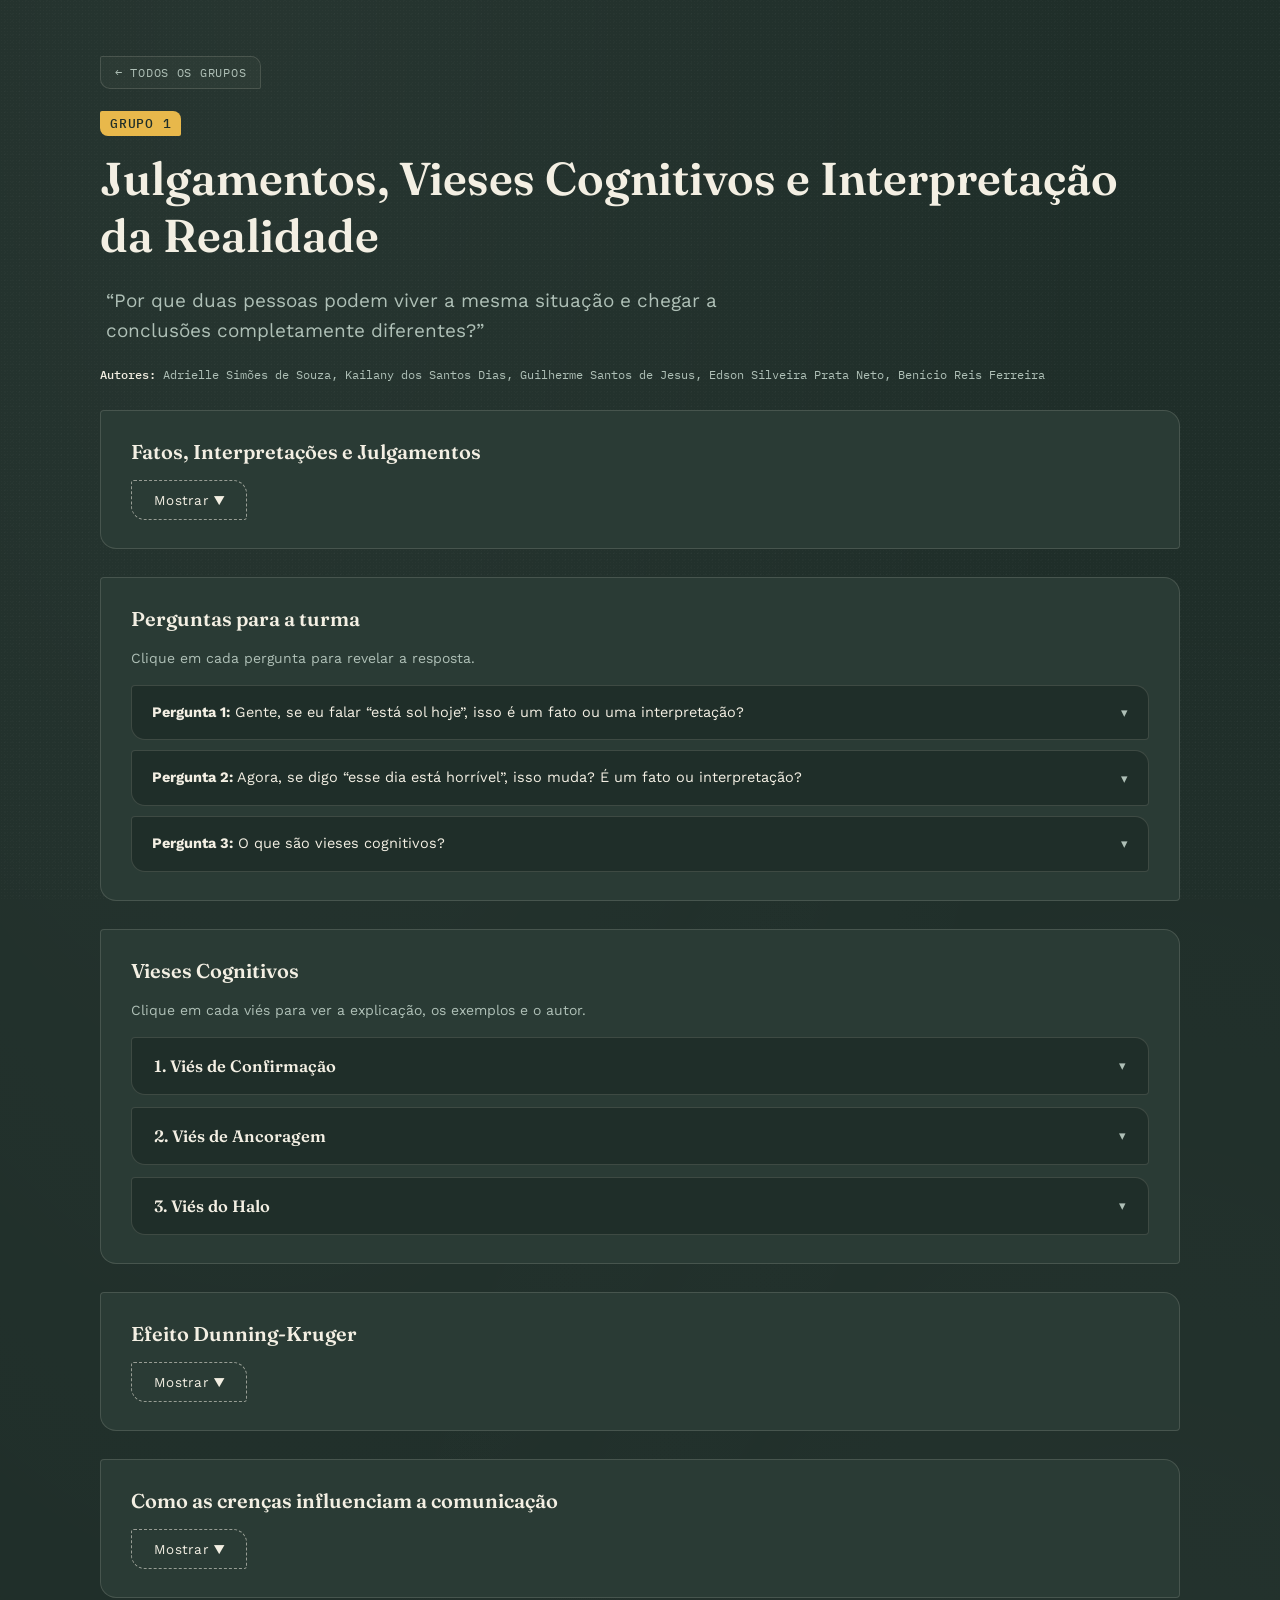
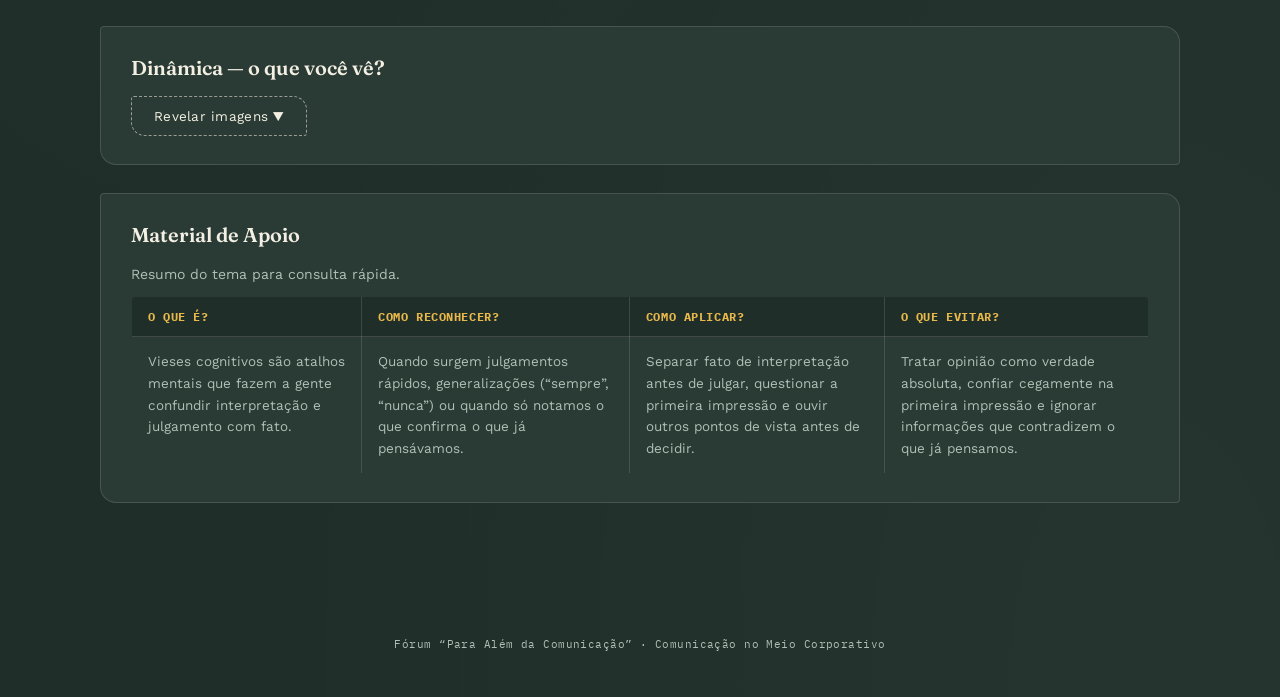
<file: grupo1.html>
<!DOCTYPE html>
<html lang="pt-BR">
<head>
<meta charset="UTF-8">
<meta name="viewport" content="width=device-width, initial-scale=1.0">
<title>Grupo 1 · Julgamentos, Vieses Cognitivos e Interpretação da Realidade · Fórum Para Além da Comunicação</title>
<link rel="preconnect" href="https://fonts.googleapis.com">
<link href="https://fonts.googleapis.com/css2?family=Fraunces:ital,wght@0,500;0,600;1,500;1,600&family=Work+Sans:wght@400;500;600&family=Caveat:wght@500;600&family=IBM+Plex+Mono:wght@400;500&display=swap" rel="stylesheet">

<link rel="stylesheet" href="css/variables.css">
<link rel="stylesheet" href="css/base.css">
<link rel="stylesheet" href="css/layout.css">
<link rel="stylesheet" href="css/group-detail.css">
<link rel="stylesheet" href="css/components.css">
<link rel="stylesheet" href="css/responsive.css">
</head>
<body class="dust">

<!-- ===================== GRUPO 1 ===================== -->
<section class="page-view">
  <div class="wrap">
    <a class="back-link" href="grupos.html">← Todos os grupos</a>
    <div class="group-eyebrow">
      <span class="group-num-badge">GRUPO 1</span>
    </div>
    <h2 class="group-title fraunces">Julgamentos, Vieses Cognitivos e Interpretação da Realidade</h2>
    <p class="guiding-q">“Por que duas pessoas podem viver a mesma situação e chegar a conclusões completamente diferentes?”</p>

    <div class="credits" id="g-credits"></div>

    <div id="g-body"></div>
  </div>
</section>

<script src="js/data/photos.js"></script>
<script src="js/data/group1-data.js"></script>

<script src="js/shared/accordion.js"></script>
<script src="js/shared/credits.js"></script>
<script src="js/shared/apoio-table.js"></script>

<script src="js/render/render-group1.js"></script>

<script>
  document.getElementById('g-credits').innerHTML = renderG1Credits();
  document.getElementById('g-body').innerHTML = renderGrupo1Body();
</script>
<footer class="foot">Fórum “Para Além da Comunicação” · Comunicação no Meio Corporativo</footer>
</body>
</html>
</file>
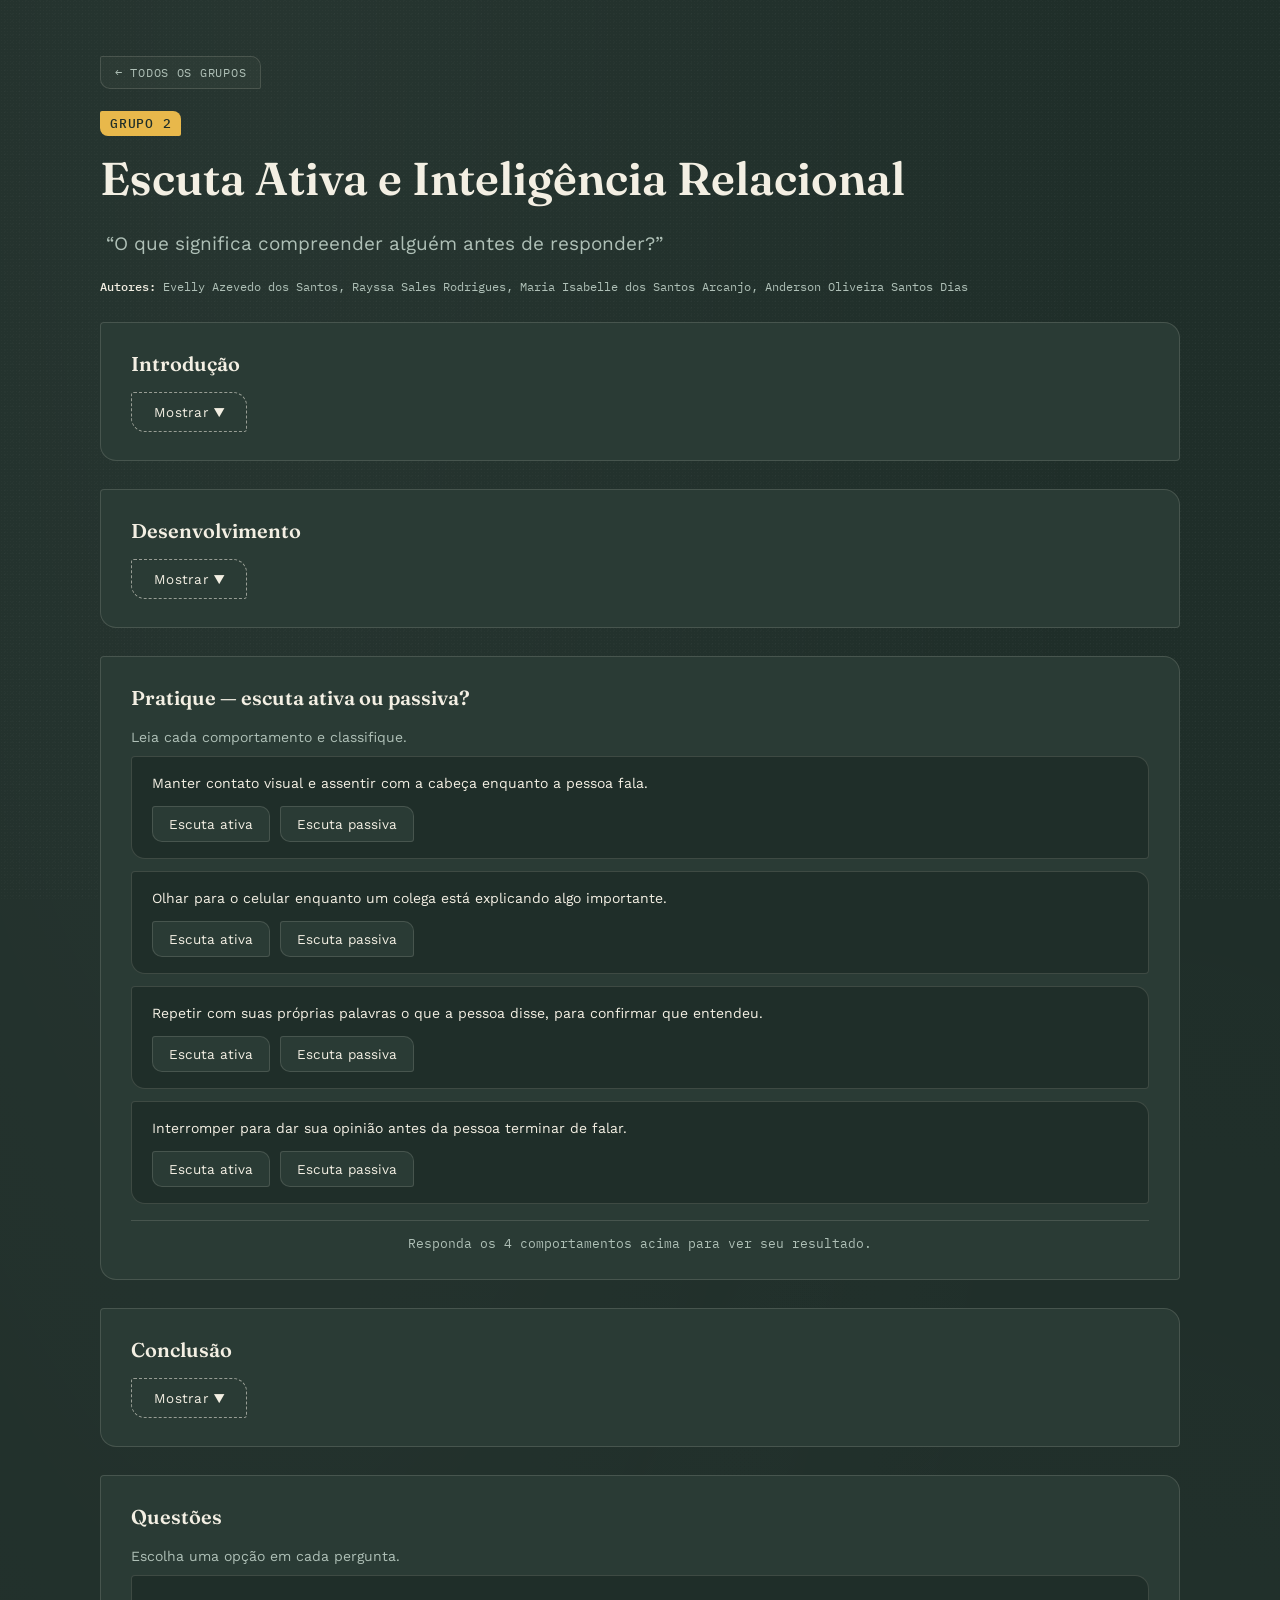
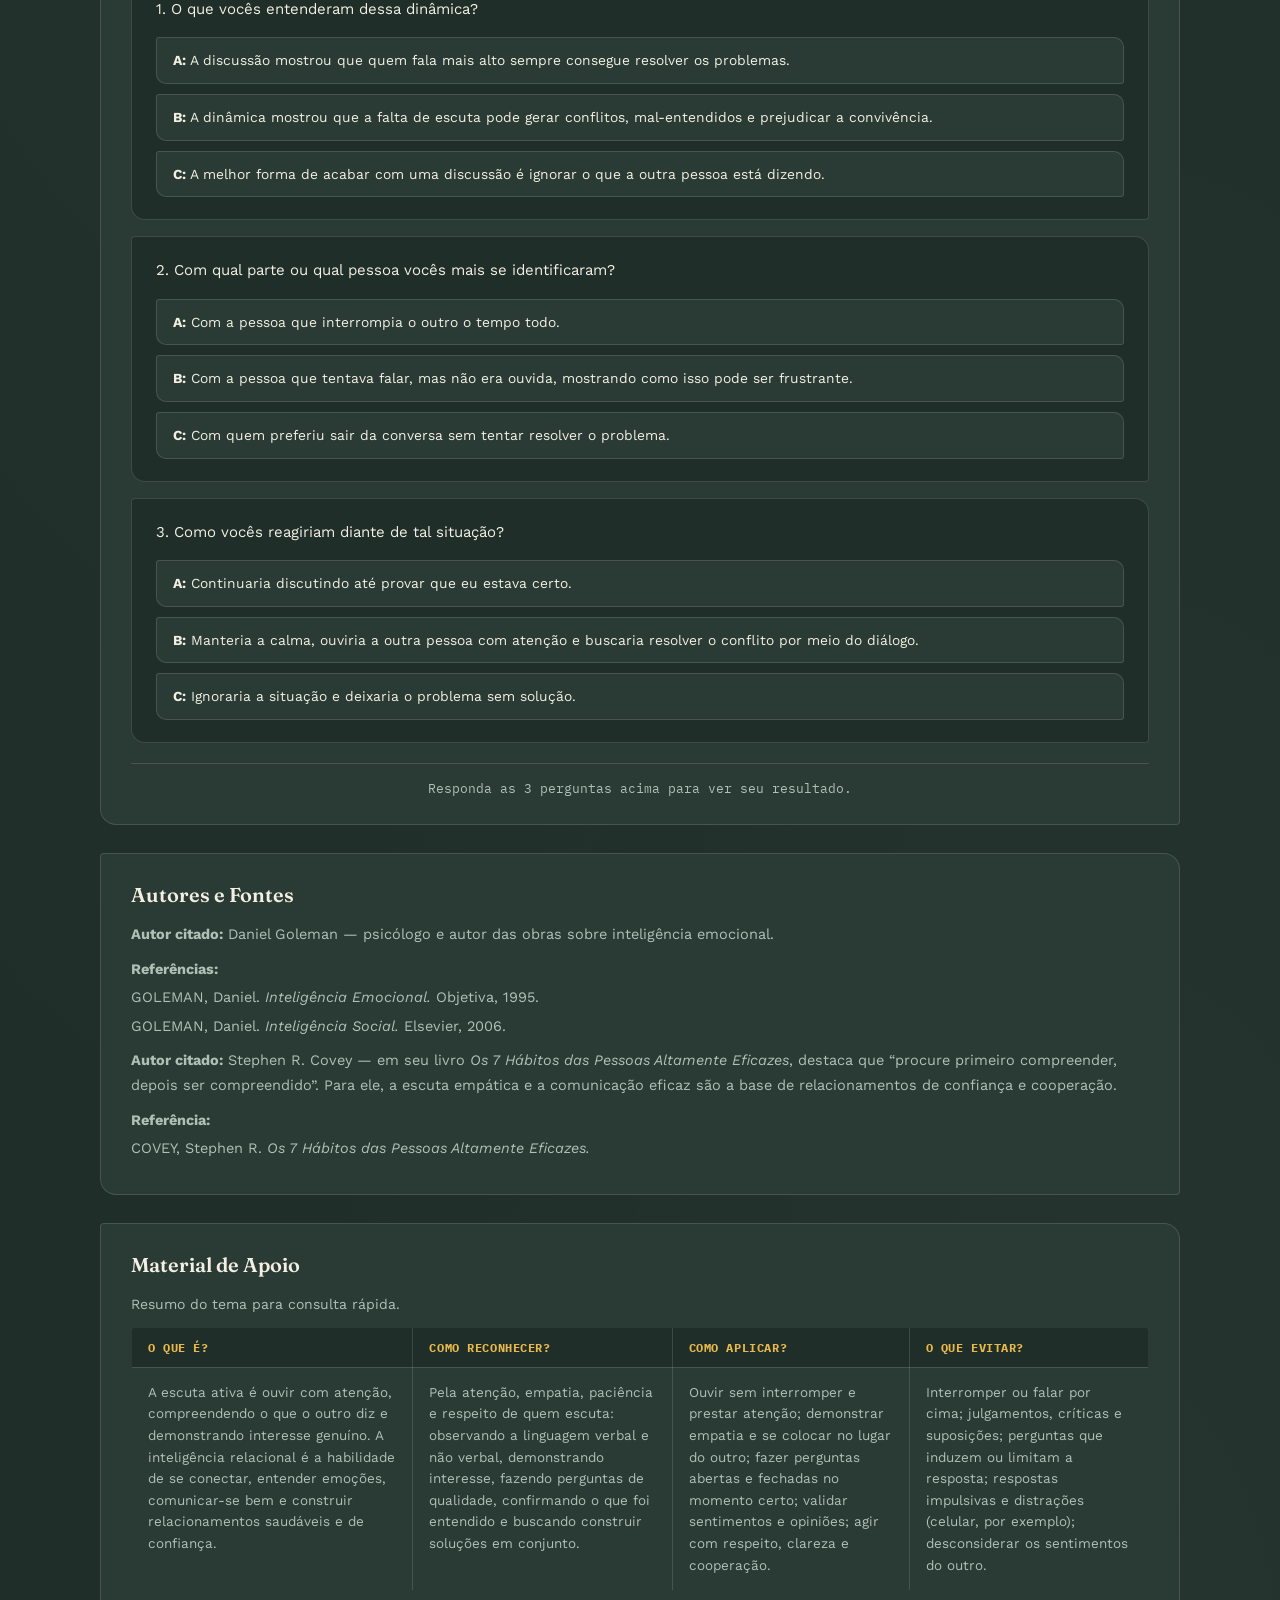
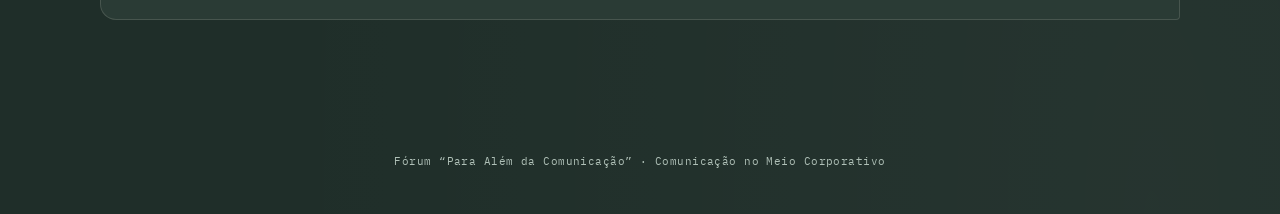
<file: grupo2.html>
<!DOCTYPE html>
<html lang="pt-BR">
<head>
<meta charset="UTF-8">
<meta name="viewport" content="width=device-width, initial-scale=1.0">
<title>Grupo 2 · Escuta Ativa e Inteligência Relacional · Fórum Para Além da Comunicação</title>
<link rel="preconnect" href="https://fonts.googleapis.com">
<link href="https://fonts.googleapis.com/css2?family=Fraunces:ital,wght@0,500;0,600;1,500;1,600&family=Work+Sans:wght@400;500;600&family=Caveat:wght@500;600&family=IBM+Plex+Mono:wght@400;500&display=swap" rel="stylesheet">

<link rel="stylesheet" href="css/variables.css">
<link rel="stylesheet" href="css/base.css">
<link rel="stylesheet" href="css/layout.css">
<link rel="stylesheet" href="css/group-detail.css">
<link rel="stylesheet" href="css/components.css">
<link rel="stylesheet" href="css/responsive.css">
</head>
<body class="dust">

<!-- ===================== GRUPO 2 ===================== -->
<section class="page-view">
  <div class="wrap">
    <a class="back-link" href="grupos.html">← Todos os grupos</a>
    <div class="group-eyebrow">
      <span class="group-num-badge">GRUPO 2</span>
    </div>
    <h2 class="group-title fraunces">Escuta Ativa e Inteligência Relacional</h2>
    <p class="guiding-q">“O que significa compreender alguém antes de responder?”</p>

    <div class="credits" id="g-credits"></div>

    <div id="g-body"></div>
  </div>
</section>

<script src="js/data/photos.js"></script>
<script src="js/data/group2-data.js"></script>

<script src="js/shared/accordion.js"></script>
<script src="js/shared/credits.js"></script>
<script src="js/shared/apoio-table.js"></script>
<script src="js/shared/quiz-engine.js"></script>

<script src="js/render/render-group2.js"></script>

<script>
  document.getElementById('g-credits').innerHTML = renderG2Credits();
  document.getElementById('g-body').innerHTML = renderGrupo2Body();
</script>
<footer class="foot">Fórum “Para Além da Comunicação” · Comunicação no Meio Corporativo</footer>
</body>
</html>
</file>
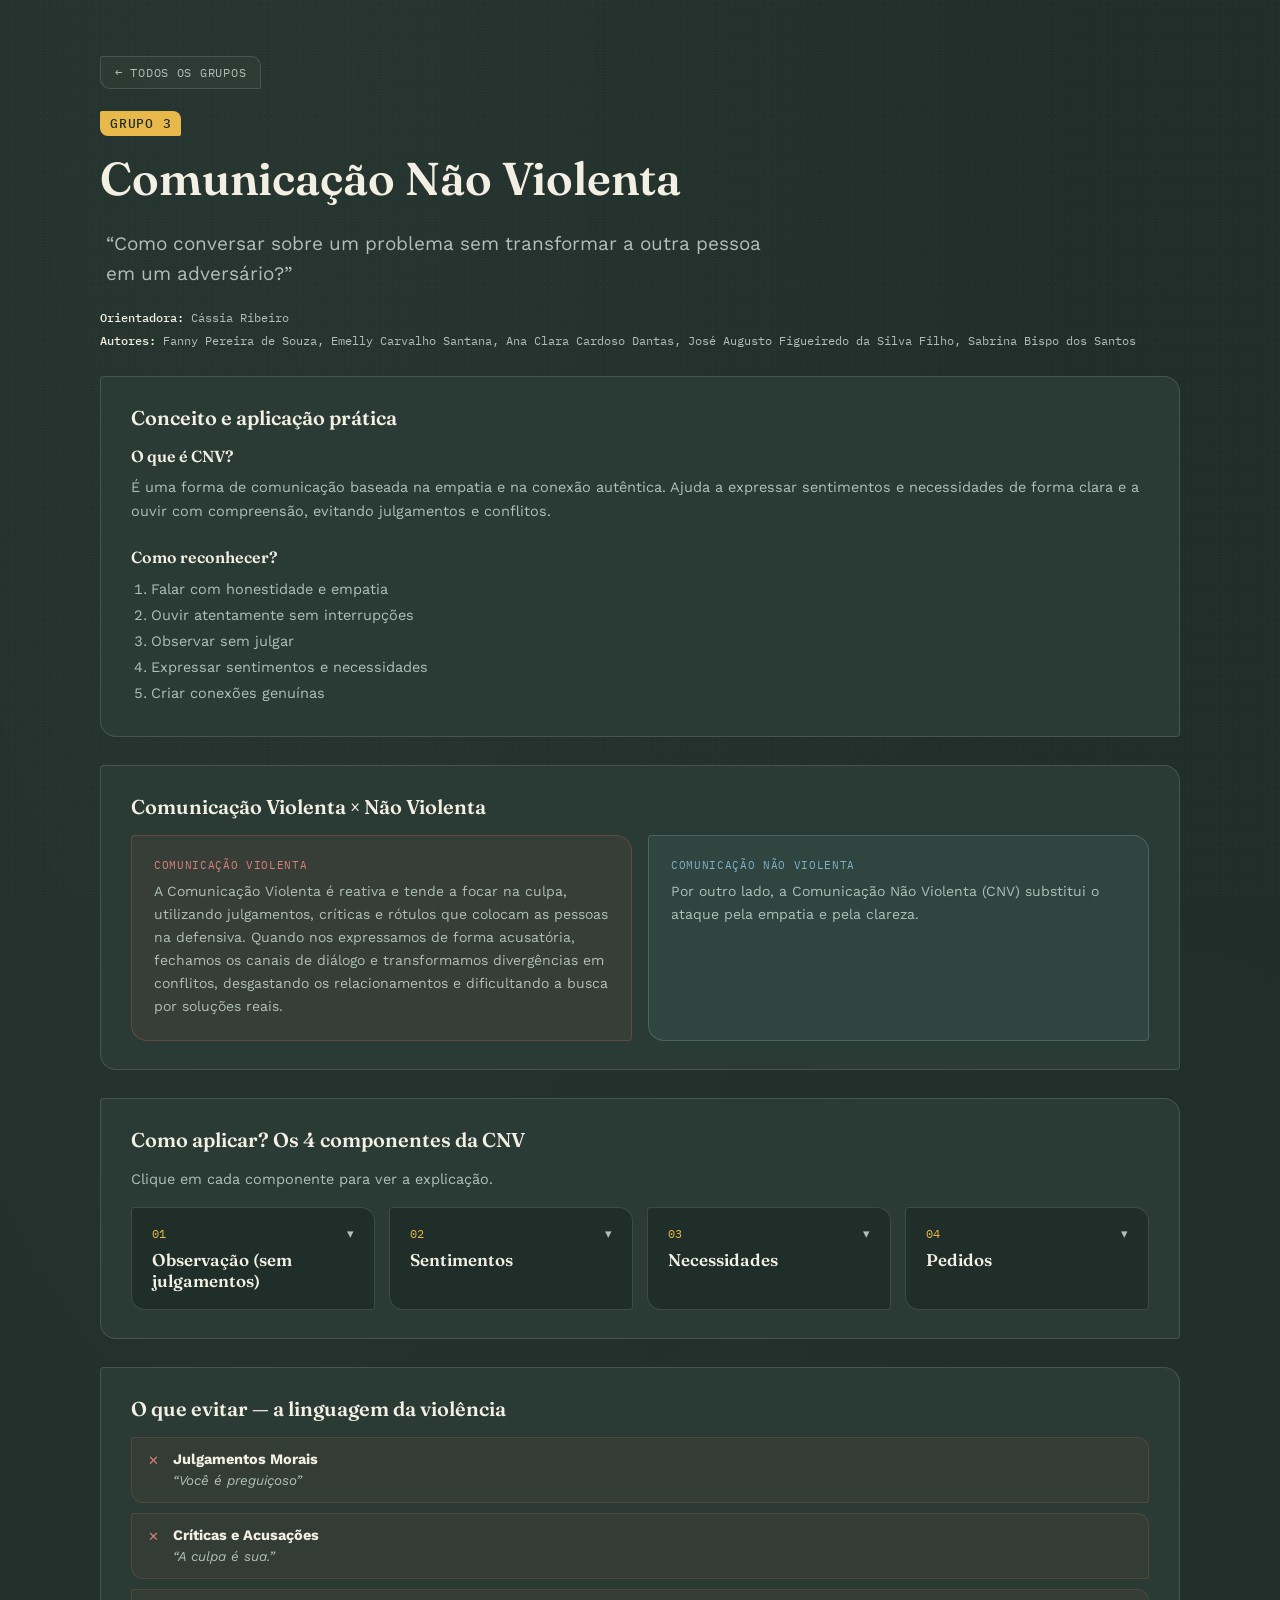
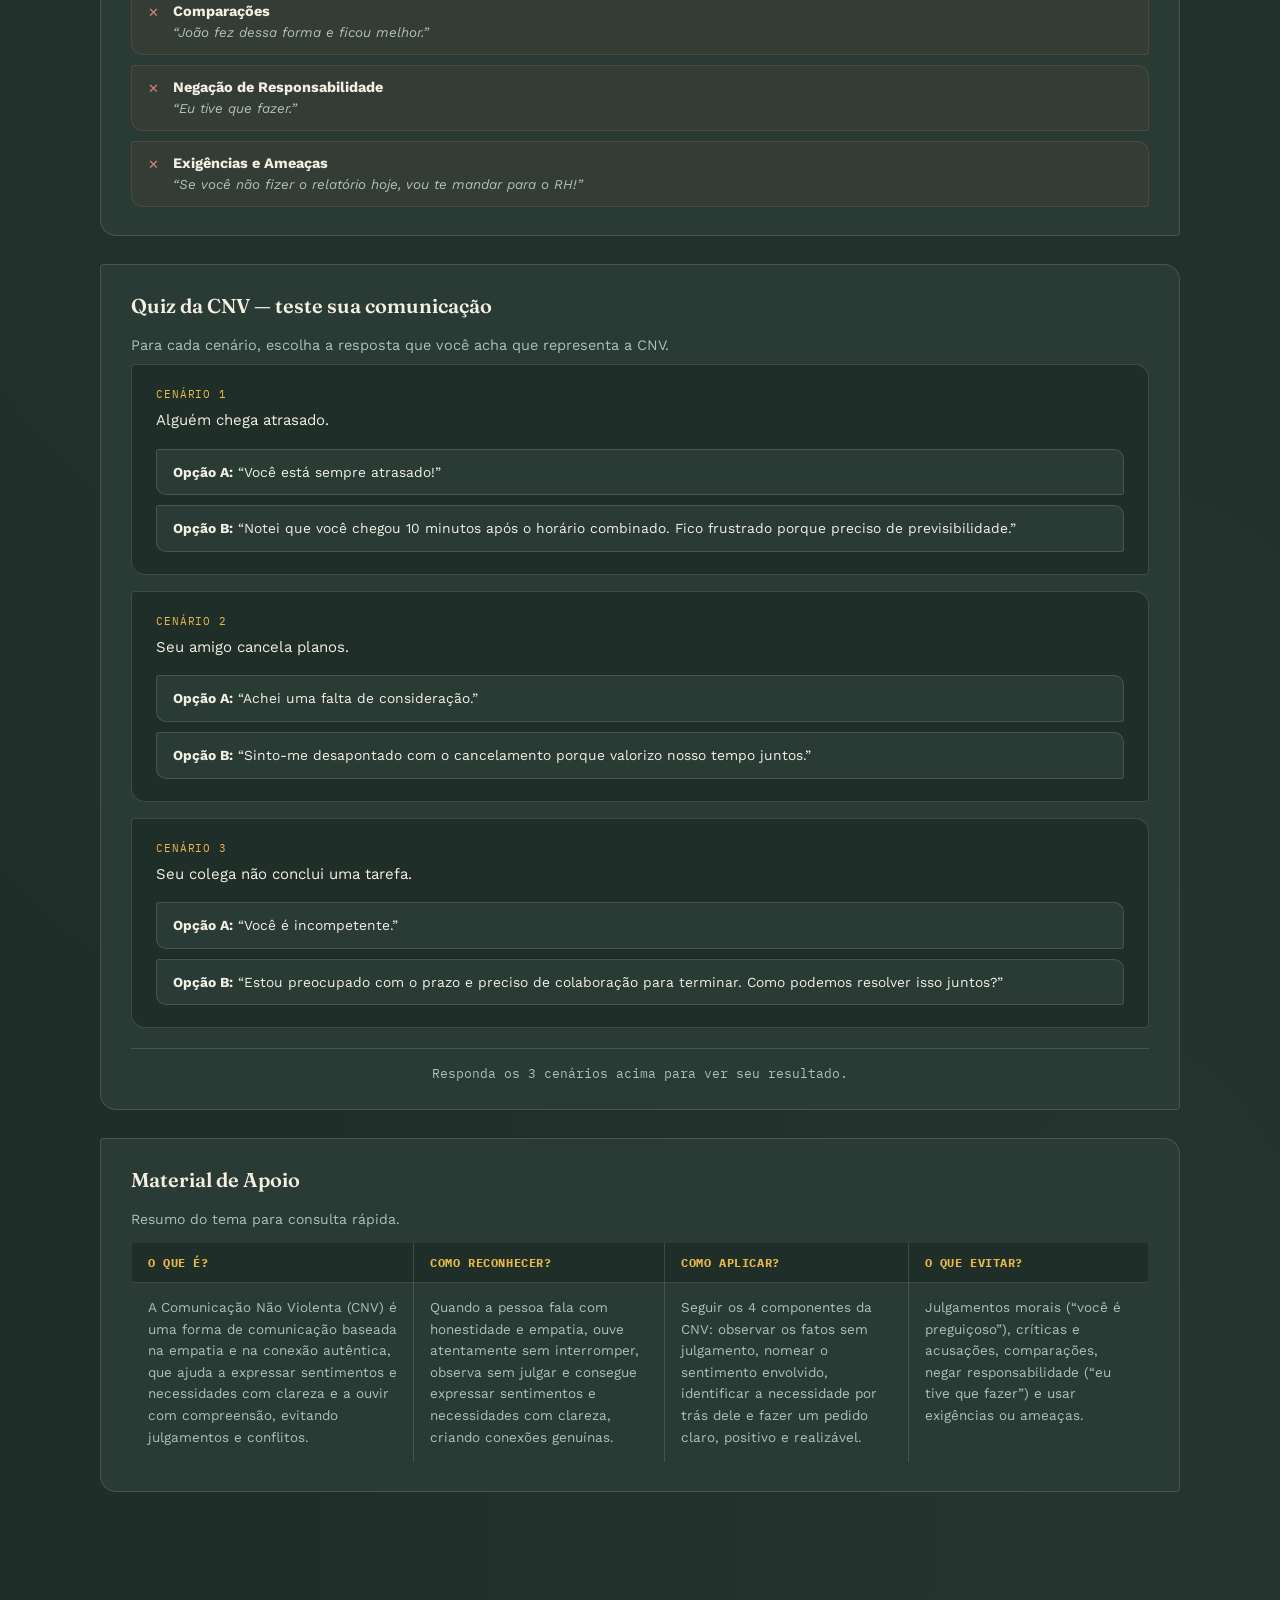
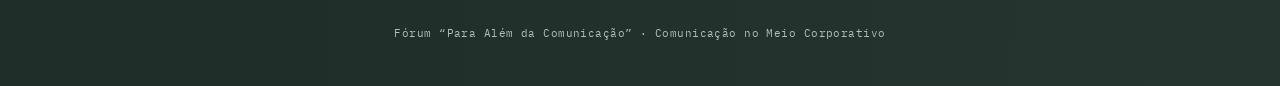
<file: grupo3.html>
<!DOCTYPE html>
<html lang="pt-BR">
<head>
<meta charset="UTF-8">
<meta name="viewport" content="width=device-width, initial-scale=1.0">
<title>Grupo 3 · Comunicação Não Violenta · Fórum Para Além da Comunicação</title>
<link rel="preconnect" href="https://fonts.googleapis.com">
<link href="https://fonts.googleapis.com/css2?family=Fraunces:ital,wght@0,500;0,600;1,500;1,600&family=Work+Sans:wght@400;500;600&family=Caveat:wght@500;600&family=IBM+Plex+Mono:wght@400;500&display=swap" rel="stylesheet">

<link rel="stylesheet" href="css/variables.css">
<link rel="stylesheet" href="css/base.css">
<link rel="stylesheet" href="css/layout.css">
<link rel="stylesheet" href="css/group-detail.css">
<link rel="stylesheet" href="css/components.css">
<link rel="stylesheet" href="css/responsive.css">
</head>
<body class="dust">

<!-- ===================== GRUPO 3 ===================== -->
<section class="page-view">
  <div class="wrap">
    <a class="back-link" href="grupos.html">← Todos os grupos</a>
    <div class="group-eyebrow">
      <span class="group-num-badge">GRUPO 3</span>
    </div>
    <h2 class="group-title fraunces">Comunicação Não Violenta</h2>
    <p class="guiding-q">“Como conversar sobre um problema sem transformar a outra pessoa em um adversário?”</p>

    <div class="credits" id="g-credits"></div>

    <div id="g-body"></div>
  </div>
</section>

<script src="js/data/photos.js"></script>
<script src="js/data/cnv-data.js"></script>

<script src="js/shared/accordion.js"></script>
<script src="js/shared/credits.js"></script>
<script src="js/shared/apoio-table.js"></script>
<script src="js/shared/quiz-engine.js"></script>

<script src="js/render/render-group3-cnv.js"></script>

<script>
  document.getElementById('g-credits').innerHTML = renderCNVCredits();
  document.getElementById('g-body').innerHTML = renderCNVBody();
</script>
<footer class="foot">Fórum “Para Além da Comunicação” · Comunicação no Meio Corporativo</footer>
</body>
</html>
</file>
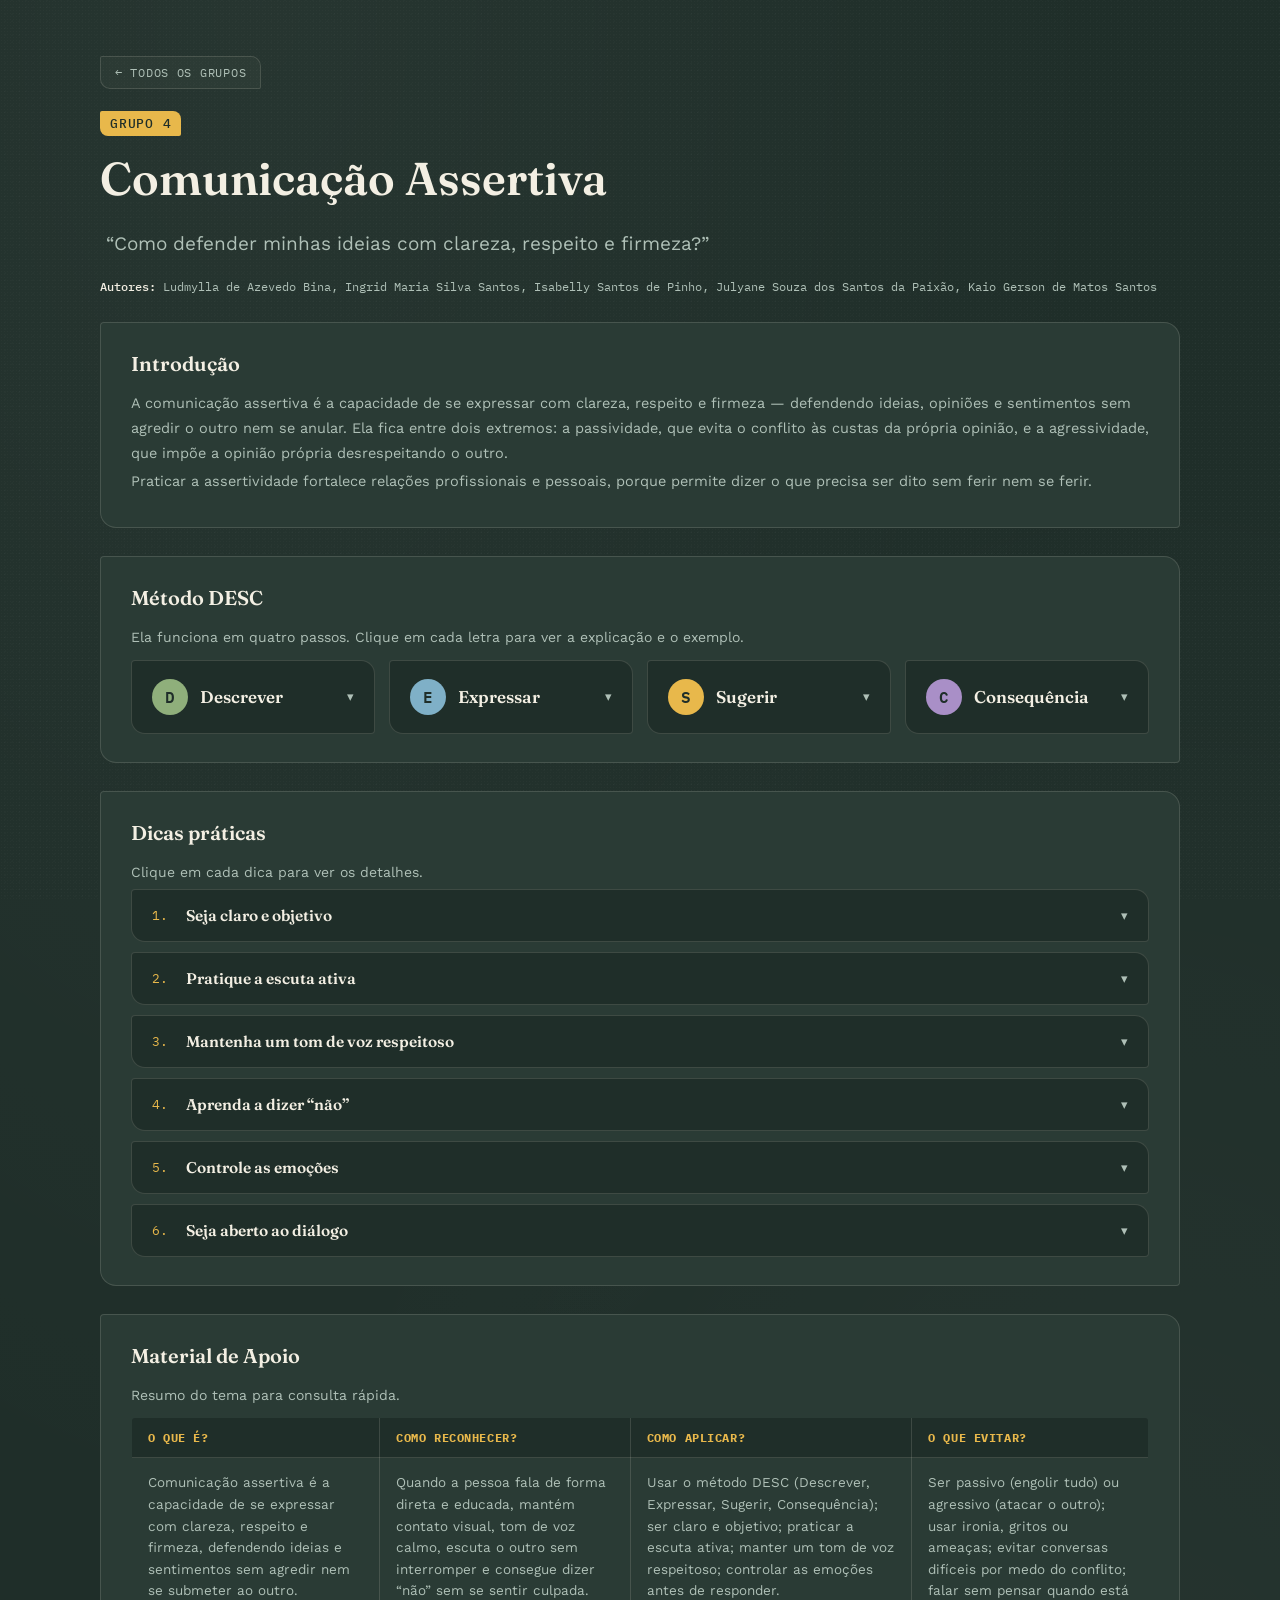
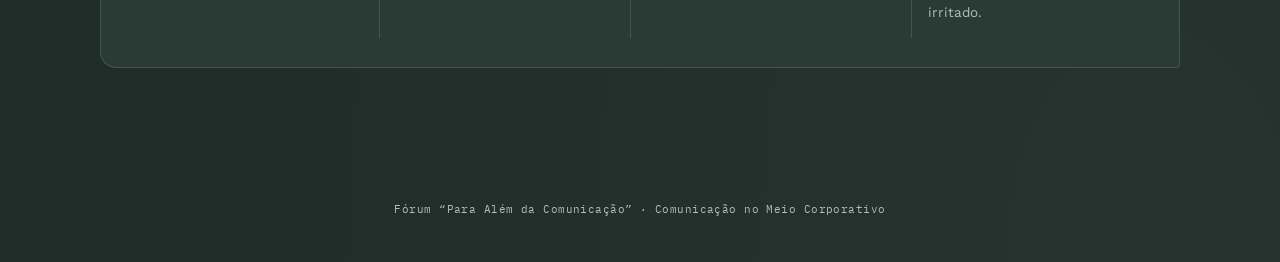
<file: grupo4.html>
<!DOCTYPE html>
<html lang="pt-BR">
<head>
<meta charset="UTF-8">
<meta name="viewport" content="width=device-width, initial-scale=1.0">
<title>Grupo 4 · Comunicação Assertiva · Fórum Para Além da Comunicação</title>
<link rel="preconnect" href="https://fonts.googleapis.com">
<link href="https://fonts.googleapis.com/css2?family=Fraunces:ital,wght@0,500;0,600;1,500;1,600&family=Work+Sans:wght@400;500;600&family=Caveat:wght@500;600&family=IBM+Plex+Mono:wght@400;500&display=swap" rel="stylesheet">

<link rel="stylesheet" href="css/variables.css">
<link rel="stylesheet" href="css/base.css">
<link rel="stylesheet" href="css/layout.css">
<link rel="stylesheet" href="css/group-detail.css">
<link rel="stylesheet" href="css/components.css">
<link rel="stylesheet" href="css/responsive.css">
</head>
<body class="dust">

<!-- ===================== GRUPO 4 ===================== -->
<section class="page-view">
  <div class="wrap">
    <a class="back-link" href="grupos.html">← Todos os grupos</a>
    <div class="group-eyebrow">
      <span class="group-num-badge">GRUPO 4</span>
    </div>
    <h2 class="group-title fraunces">Comunicação Assertiva</h2>
    <p class="guiding-q">“Como defender minhas ideias com clareza, respeito e firmeza?”</p>

    <div class="credits" id="g-credits"></div>

    <div id="g-body"></div>
  </div>
</section>

<script src="js/data/photos.js"></script>
<script src="js/data/group4-data.js"></script>

<script src="js/shared/accordion.js"></script>
<script src="js/shared/credits.js"></script>
<script src="js/shared/apoio-table.js"></script>

<script src="js/render/render-group4.js"></script>

<script>
  document.getElementById('g-credits').innerHTML = renderG4Credits();
  document.getElementById('g-body').innerHTML = renderGrupo4Body();
</script>
<footer class="foot">Fórum “Para Além da Comunicação” · Comunicação no Meio Corporativo</footer>
</body>
</html>
</file>
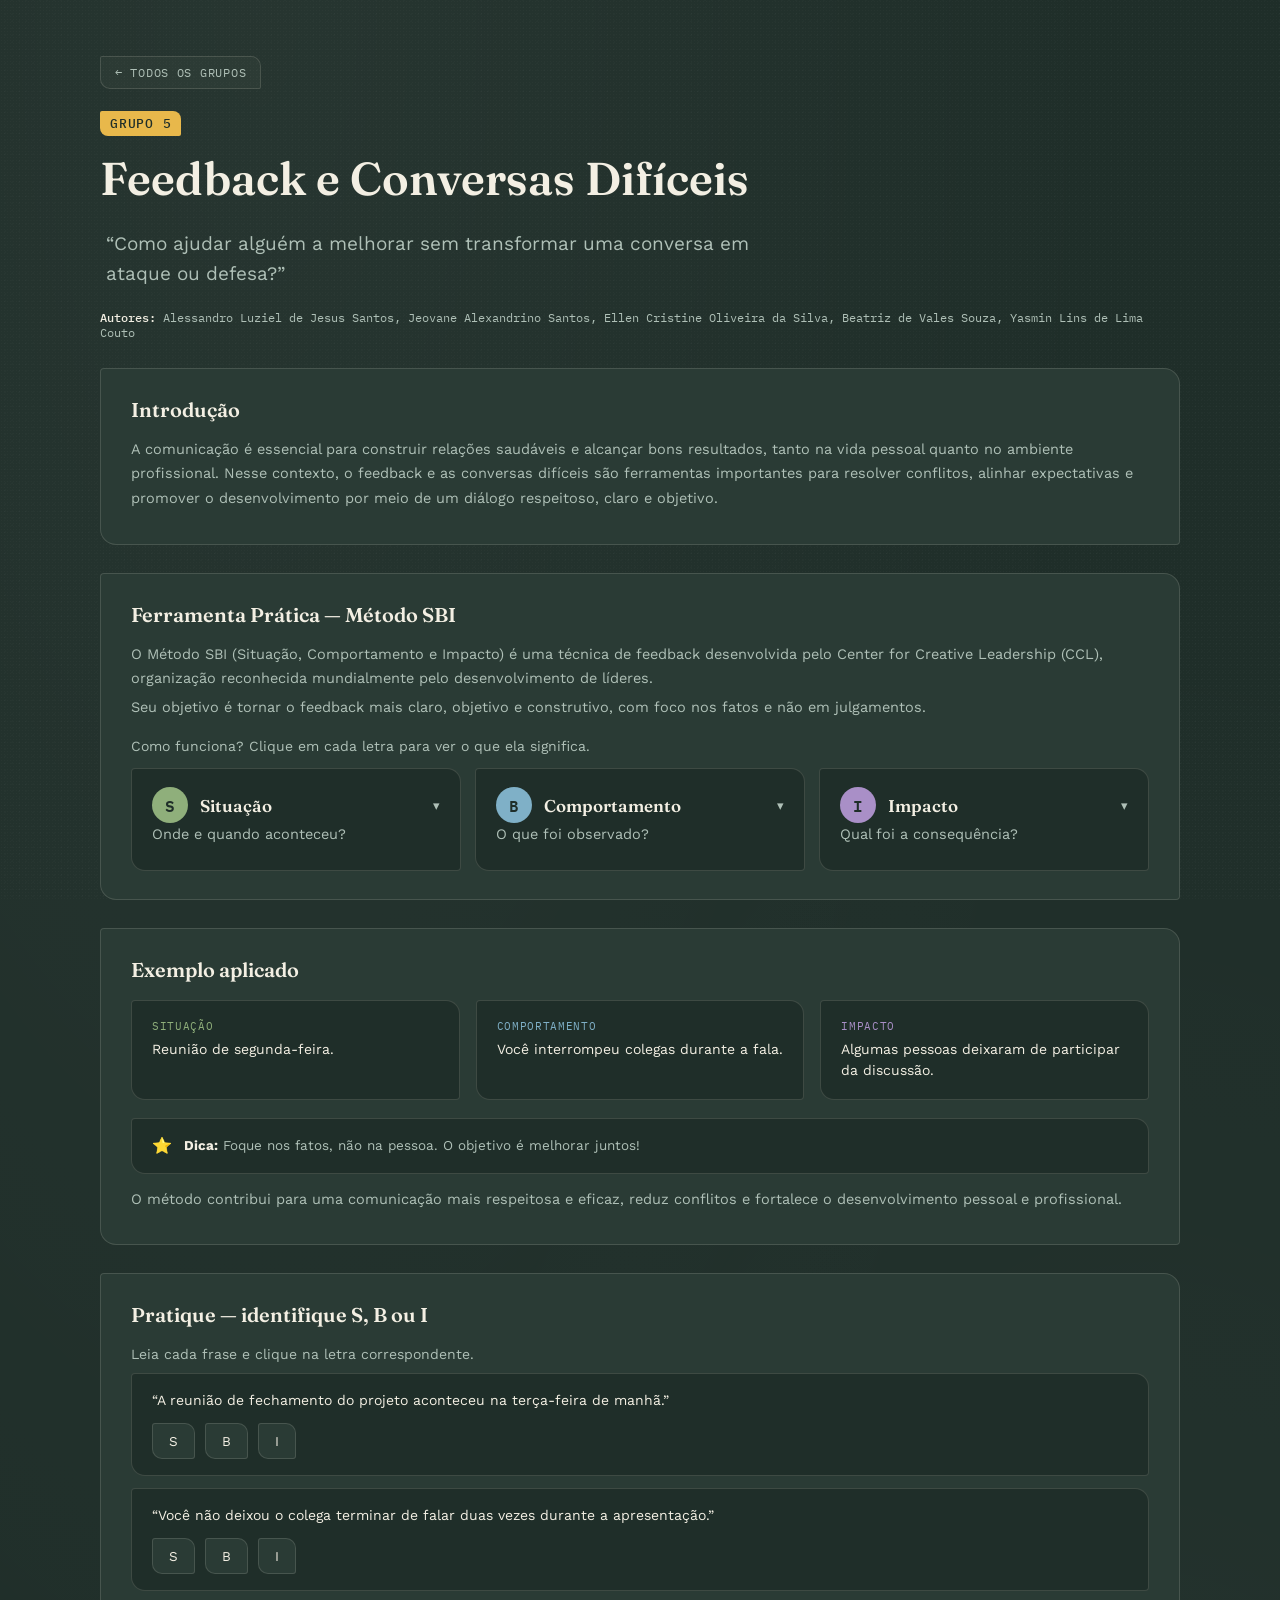
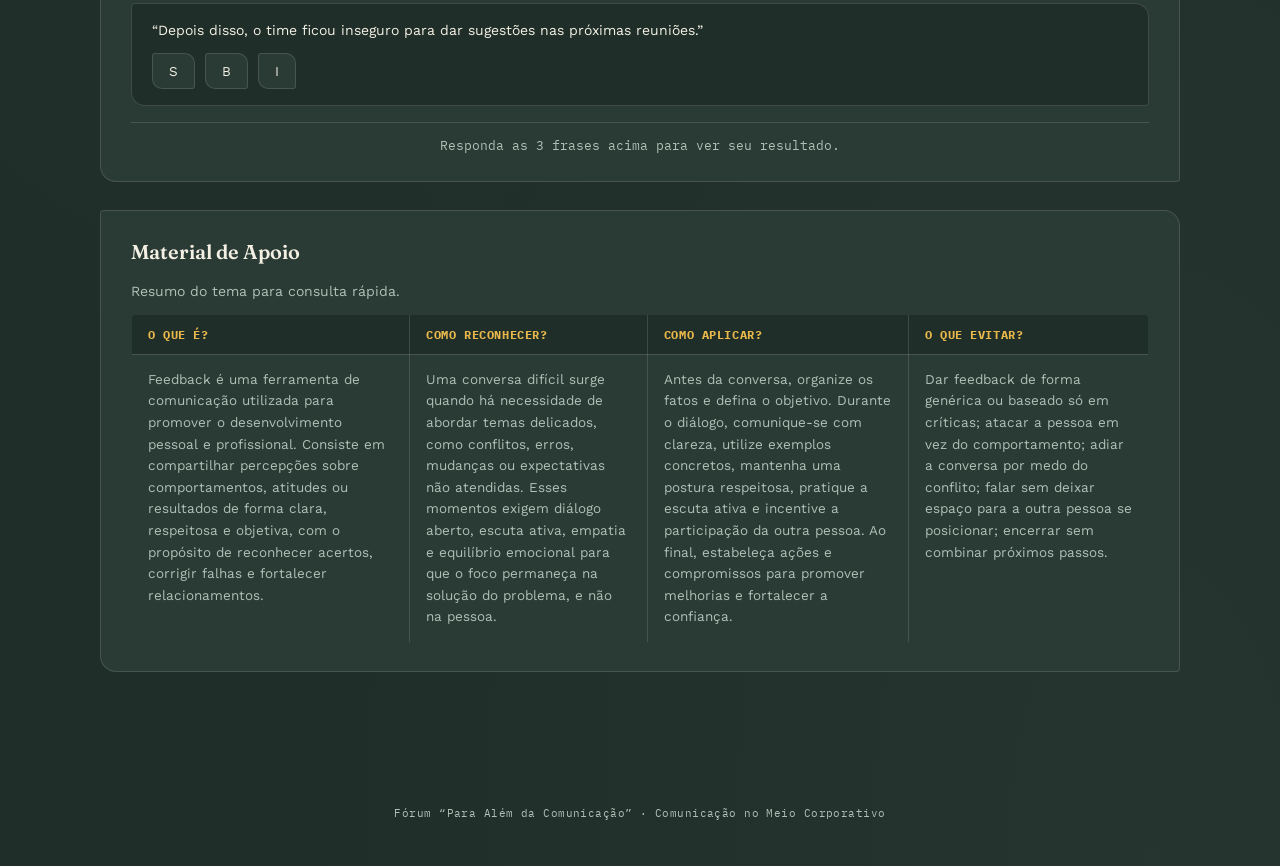
<file: grupo5.html>
<!DOCTYPE html>
<html lang="pt-BR">
<head>
<meta charset="UTF-8">
<meta name="viewport" content="width=device-width, initial-scale=1.0">
<title>Grupo 5 · Feedback e Conversas Difíceis · Fórum Para Além da Comunicação</title>
<link rel="preconnect" href="https://fonts.googleapis.com">
<link href="https://fonts.googleapis.com/css2?family=Fraunces:ital,wght@0,500;0,600;1,500;1,600&family=Work+Sans:wght@400;500;600&family=Caveat:wght@500;600&family=IBM+Plex+Mono:wght@400;500&display=swap" rel="stylesheet">

<link rel="stylesheet" href="css/variables.css">
<link rel="stylesheet" href="css/base.css">
<link rel="stylesheet" href="css/layout.css">
<link rel="stylesheet" href="css/group-detail.css">
<link rel="stylesheet" href="css/components.css">
<link rel="stylesheet" href="css/responsive.css">
</head>
<body class="dust">

<!-- ===================== GRUPO 5 ===================== -->
<section class="page-view">
  <div class="wrap">
    <a class="back-link" href="grupos.html">← Todos os grupos</a>
    <div class="group-eyebrow">
      <span class="group-num-badge">GRUPO 5</span>
    </div>
    <h2 class="group-title fraunces">Feedback e Conversas Difíceis</h2>
    <p class="guiding-q">“Como ajudar alguém a melhorar sem transformar uma conversa em ataque ou defesa?”</p>

    <div class="credits" id="g-credits"></div>

    <div id="g-body"></div>
  </div>
</section>

<script src="js/data/photos.js"></script>
<script src="js/data/group5-data.js"></script>

<script src="js/shared/accordion.js"></script>
<script src="js/shared/credits.js"></script>
<script src="js/shared/apoio-table.js"></script>

<script src="js/render/render-group5.js"></script>

<script>
  document.getElementById('g-credits').innerHTML = renderG5Credits();
  document.getElementById('g-body').innerHTML = renderGrupo5Body();
</script>
<footer class="foot">Fórum “Para Além da Comunicação” · Comunicação no Meio Corporativo</footer>
</body>
</html>
</file>
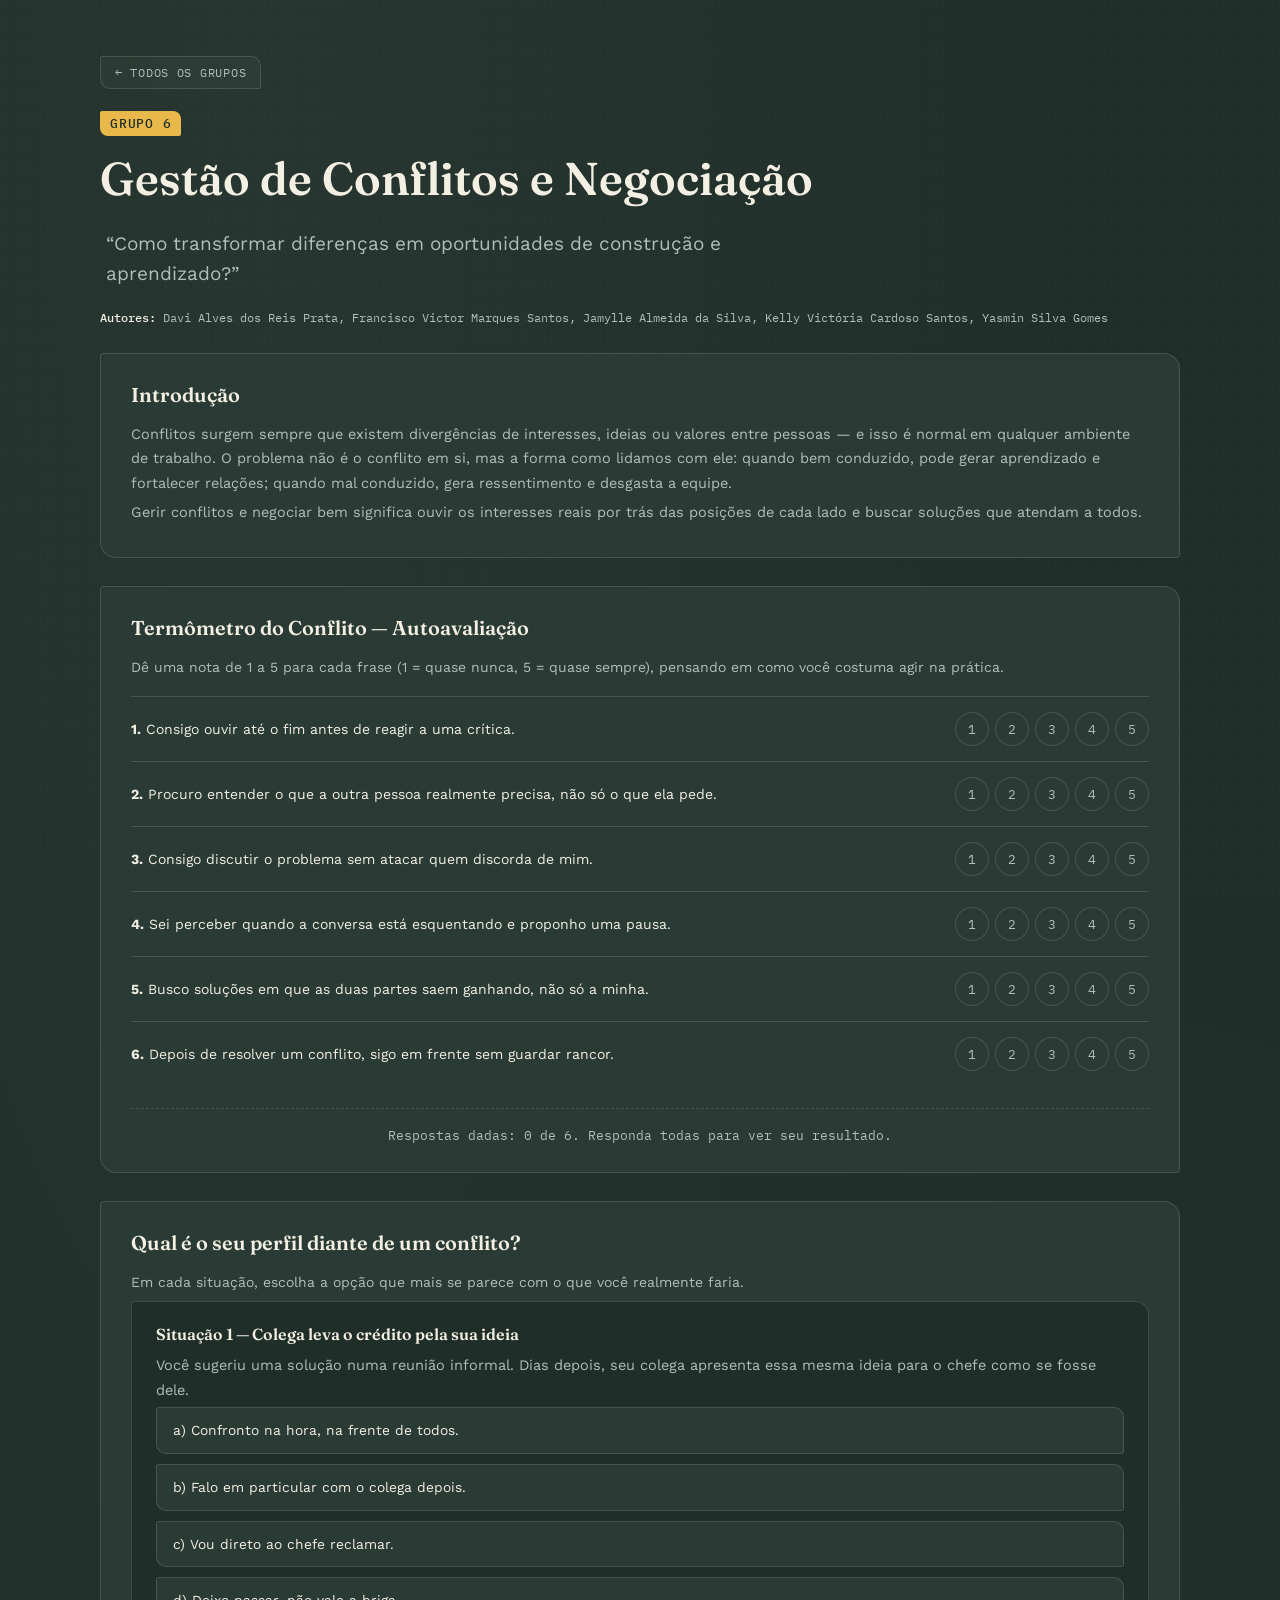
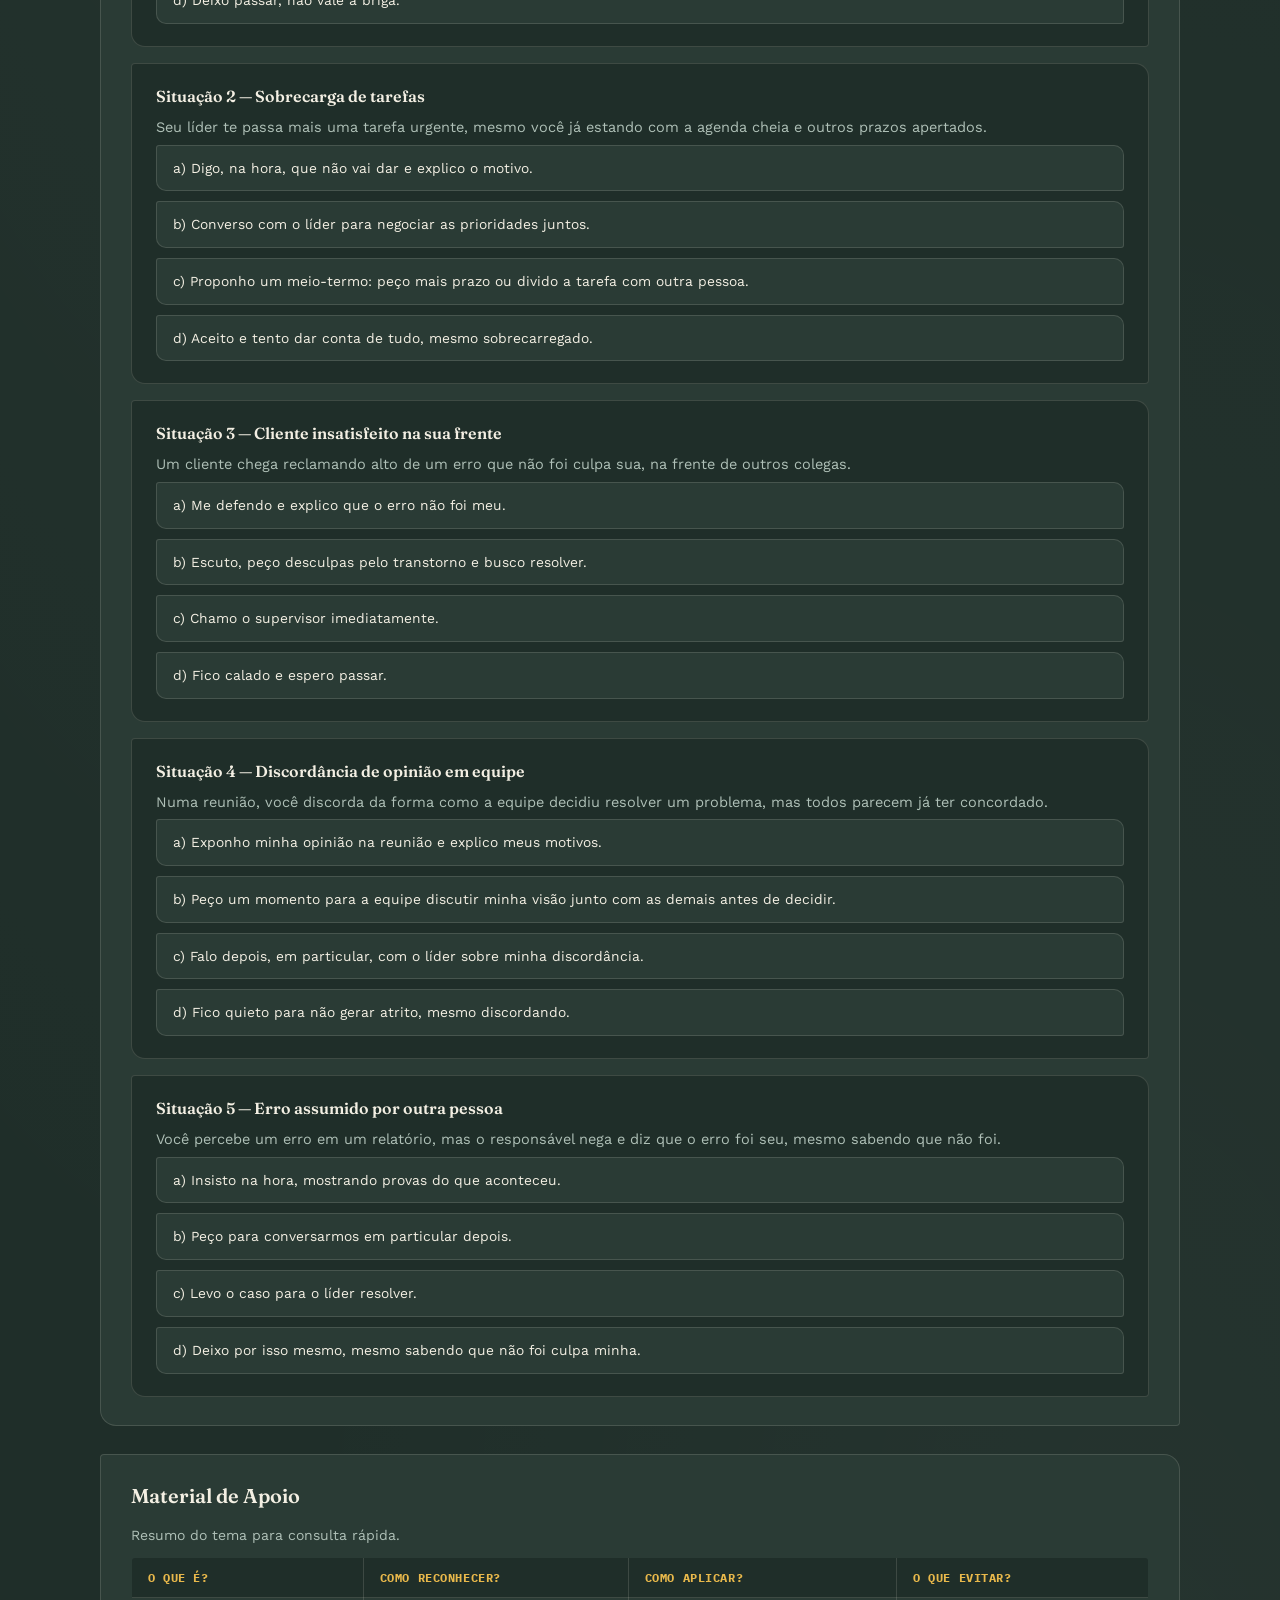
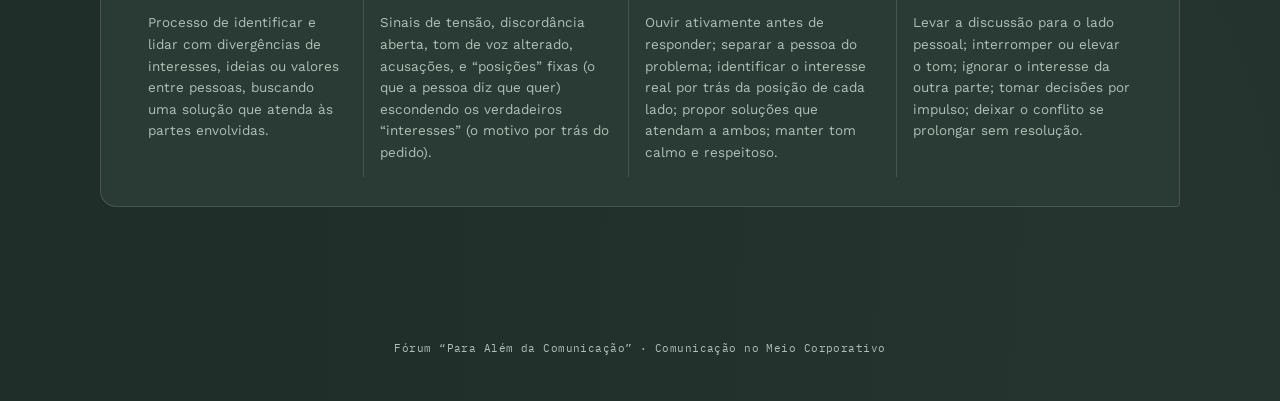
<file: grupo6.html>
<!DOCTYPE html>
<html lang="pt-BR">
<head>
<meta charset="UTF-8">
<meta name="viewport" content="width=device-width, initial-scale=1.0">
<title>Grupo 6 · Gestão de Conflitos e Negociação · Fórum Para Além da Comunicação</title>
<link rel="preconnect" href="https://fonts.googleapis.com">
<link href="https://fonts.googleapis.com/css2?family=Fraunces:ital,wght@0,500;0,600;1,500;1,600&family=Work+Sans:wght@400;500;600&family=Caveat:wght@500;600&family=IBM+Plex+Mono:wght@400;500&display=swap" rel="stylesheet">

<link rel="stylesheet" href="css/variables.css">
<link rel="stylesheet" href="css/base.css">
<link rel="stylesheet" href="css/layout.css">
<link rel="stylesheet" href="css/group-detail.css">
<link rel="stylesheet" href="css/components.css">
<link rel="stylesheet" href="css/responsive.css">
</head>
<body class="dust">

<!-- ===================== GRUPO 6 ===================== -->
<section class="page-view">
  <div class="wrap">
    <a class="back-link" href="grupos.html">← Todos os grupos</a>
    <div class="group-eyebrow">
      <span class="group-num-badge">GRUPO 6</span>
    </div>
    <h2 class="group-title fraunces">Gestão de Conflitos e Negociação</h2>
    <p class="guiding-q">“Como transformar diferenças em oportunidades de construção e aprendizado?”</p>

    <div class="credits" id="g-credits"></div>

    <div id="g-body"></div>
  </div>
</section>

<script src="js/data/photos.js"></script>
<script src="js/data/group6-data.js"></script>

<script src="js/shared/accordion.js"></script>
<script src="js/shared/credits.js"></script>
<script src="js/shared/apoio-table.js"></script>

<script src="js/render/render-group6.js"></script>

<script>
  document.getElementById('g-credits').innerHTML = renderG6Credits();
  document.getElementById('g-body').innerHTML = renderGrupo6Body();
</script>
<footer class="foot">Fórum “Para Além da Comunicação” · Comunicação no Meio Corporativo</footer>
</body>
</html>
</file>
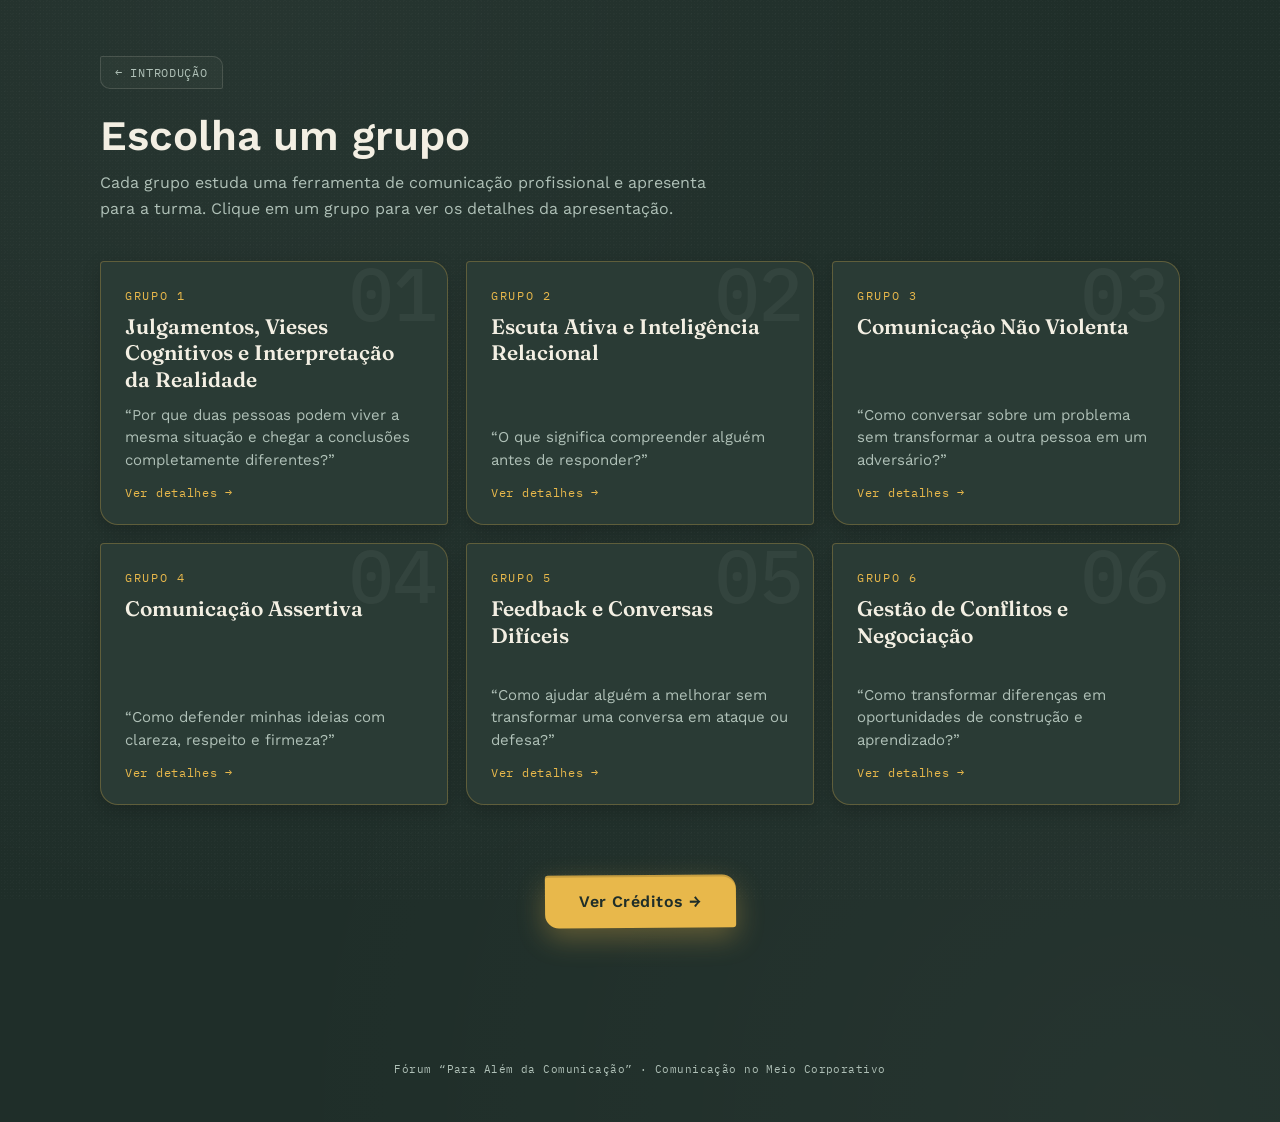
<file: grupos.html>
<!DOCTYPE html>
<html lang="pt-BR">
<head>
<meta charset="UTF-8">
<meta name="viewport" content="width=device-width, initial-scale=1.0">
<title>Escolha um grupo · Fórum Para Além da Comunicação</title>
<link rel="preconnect" href="https://fonts.googleapis.com">
<link href="https://fonts.googleapis.com/css2?family=Fraunces:ital,wght@0,500;0,600;1,500;1,600&family=Work+Sans:wght@400;500;600&family=Caveat:wght@500;600&family=IBM+Plex+Mono:wght@400;500&display=swap" rel="stylesheet">

<link rel="stylesheet" href="css/variables.css">
<link rel="stylesheet" href="css/base.css">
<link rel="stylesheet" href="css/layout.css">
<link rel="stylesheet" href="css/responsive.css">
</head>
<body class="dust">

<!-- ===================== GRUPOS (seleção) ===================== -->
<section class="page-view">
  <div class="wrap">
    <div class="page-head">
      <a class="back-link" href="intro.html">← Introdução</a>
      <h2 class="page-title">Escolha um grupo</h2>
      <p class="page-desc">Cada grupo estuda uma ferramenta de comunicação profissional e apresenta para a turma. Clique em um grupo para ver os detalhes da apresentação.</p>
    </div>
    <div class="grid" id="groups-grid"></div>

    <div class="creditos-link-wrap">
      <a class="cta" href="creditos.html">Ver Créditos →</a>
    </div>
  </div>
</section>

<script src="js/data/groups.js"></script>
<script src="js/render/render-grid.js"></script>
<script>window.addEventListener('DOMContentLoaded', renderGrid);</script>
<footer class="foot">Fórum “Para Além da Comunicação” · Comunicação no Meio Corporativo</footer>
</body>
</html>
</file>
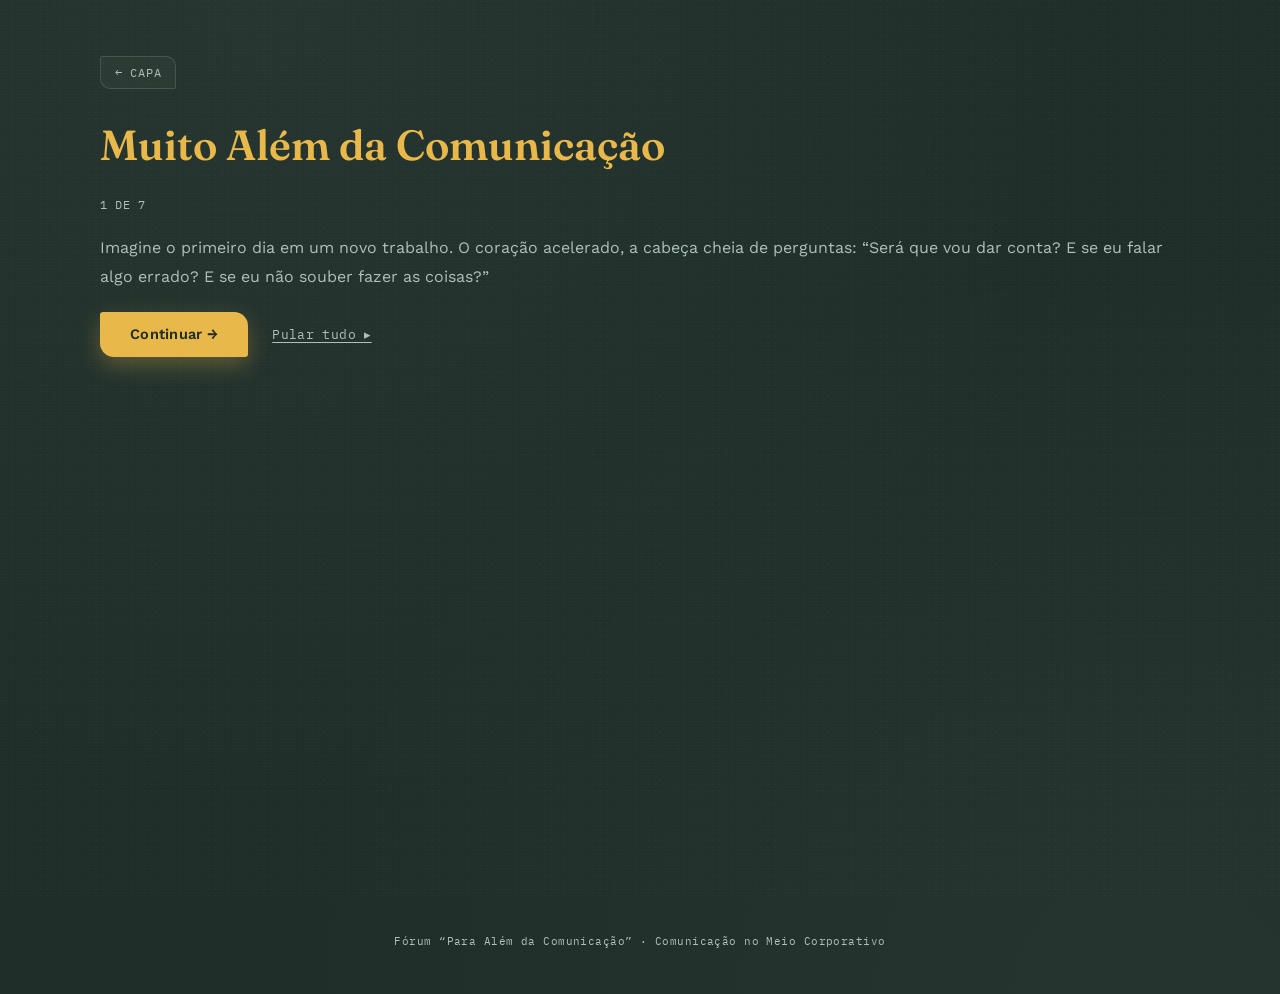
<file: intro.html>
<!DOCTYPE html>
<html lang="pt-BR">
<head>
<meta charset="UTF-8">
<meta name="viewport" content="width=device-width, initial-scale=1.0">
<title>Introdução · Fórum Para Além da Comunicação</title>
<link rel="preconnect" href="https://fonts.googleapis.com">
<link href="https://fonts.googleapis.com/css2?family=Fraunces:ital,wght@0,500;0,600;1,500;1,600&family=Work+Sans:wght@400;500;600&family=Caveat:wght@500;600&family=IBM+Plex+Mono:wght@400;500&display=swap" rel="stylesheet">

<link rel="stylesheet" href="css/variables.css">
<link rel="stylesheet" href="css/base.css">
<link rel="stylesheet" href="css/intro.css">
<link rel="stylesheet" href="css/layout.css">
<link rel="stylesheet" href="css/components.css">
<link rel="stylesheet" href="css/responsive.css">
</head>
<body class="dust">

<!-- ===================== INTRODUÇÃO ===================== -->
<section class="page-view">
  <div class="wrap intro-wrap">
    <a class="back-link" href="index.html">← Capa</a>
    <div class="intro-content">
      <h2 class="page-title fraunces">Muito Além da Comunicação</h2>

      <div class="intro-progress" id="intro-progress">1 de 7</div>

      <div class="intro-steps" id="intro-steps">
        <p class="intro-step" data-step="0">Imagine o primeiro dia em um novo trabalho. O coração acelerado, a cabeça cheia de perguntas: “Será que vou dar conta? E se eu falar algo errado? E se eu não souber fazer as coisas?”</p>

        <p class="intro-step" data-step="1" style="display:none;">Logo nas primeiras orientações se percebe que o verdadeiro desafio nunca está nas tarefas, está na comunicação.</p>

        <p class="intro-step" data-step="2" style="display:none;">Uma tarefa explicada às pressas gera um retrabalho que ninguém queria. Um prazo combinado de um jeito é entendido de outro. Um colega interpreta mal uma mensagem e a resposta chega mais dura do que deveria. Alguém se sente ignorado numa reunião. Outro acredita que já sabe tudo, sem perceber o quanto ainda tem a aprender.</p>

        <p class="intro-step" data-step="3" style="display:none;">Depois de um tempo se compreende que comunicar bem não é só falar. É entender como nossa mente cria interpretações próprias. É perceber o que existe por trás das palavras. É discordar sem ferir, defender uma ideia sem desrespeitar, transformar conflito em aprendizado. É saber dar e receber feedback — e, às vezes, ter a coragem de mudar de opinião.</p>

        <p class="intro-step" data-step="4" style="display:none;">Comunicar bem é construir relações, criar confiança, transformar ambientes. E tudo é um processo de lapidação do ser, através do autoconhecimento, estudo e ajustes intencionais.</p>

        <p class="intro-step" data-step="5" style="display:none;">Este é o resultado de um fórum realizado por uma turma que decidiu ir além da fala e estudar as ferramentas por trás de uma boa comunicação. O que ficou desse encontro é este Guia Prático de Ferramentas da Comunicação — aberto a qualquer pessoa que queira reconhecer vieses, escutar de verdade, falar com clareza e firmeza, dar feedback que constrói e transformar diferenças em construção conjunta.</p>

        <p class="intro-step" data-step="6" style="display:none;">Porque comunicação não é apenas uma habilidade profissional — é uma forma de transformar como trabalhamos, convivemos e crescemos.</p>
      </div>

      <div class="intro-controls" id="intro-controls">
        <button type="button" class="simple-reveal-btn" id="intro-next-btn" onclick="introNext()">Continuar →</button>
        <button type="button" class="intro-skip-btn" id="intro-skip-btn" onclick="introSkipAll()">Pular tudo ▸</button>
      </div>

      <div class="intro-final" id="intro-final" style="display:none;">
        <p class="intro-welcome">Sejam bem-vindos.</p>
        <img class="intro-team-photo" src="assets/images/team-photo.jpg" alt="Turma do Programa Jovem Aprendiz SENAR/BA">
        <p class="intro-footnote">Este projeto nasceu de um fórum realizado pela turma do Programa Jovem Aprendiz — SENAR/BA, sob orientação da Instrutora Cássia Ribeiro.</p>
        <p class="intro-cta-line">Veja agora as ferramentas que a turma construiu para você.</p>
        <a class="cta" href="grupos.html">Ver os grupos →</a>
      </div>
    </div>
  </div>
</section>

<script src="js/intro.js"></script>
<script>window.addEventListener('DOMContentLoaded', resetIntro);</script>
<footer class="foot">Fórum “Para Além da Comunicação” · Comunicação no Meio Corporativo</footer>
</body>
</html>
</file>
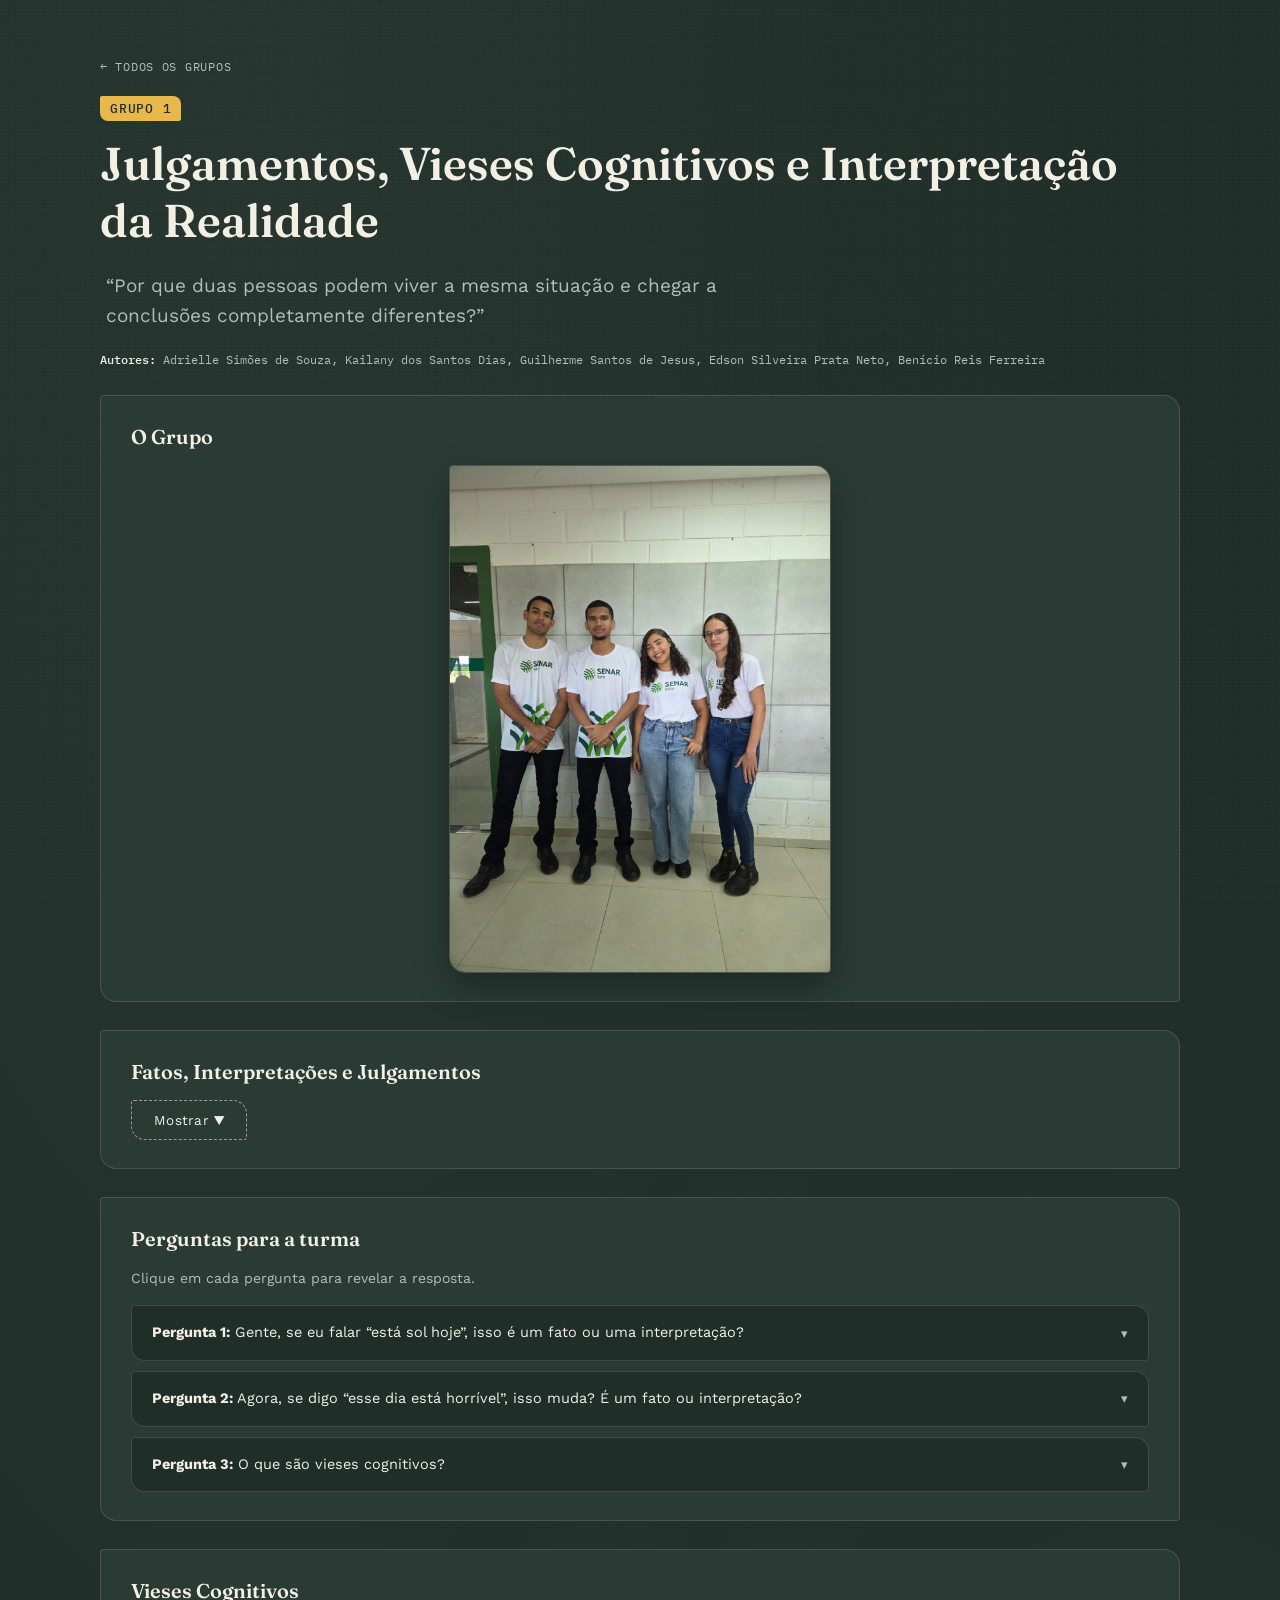
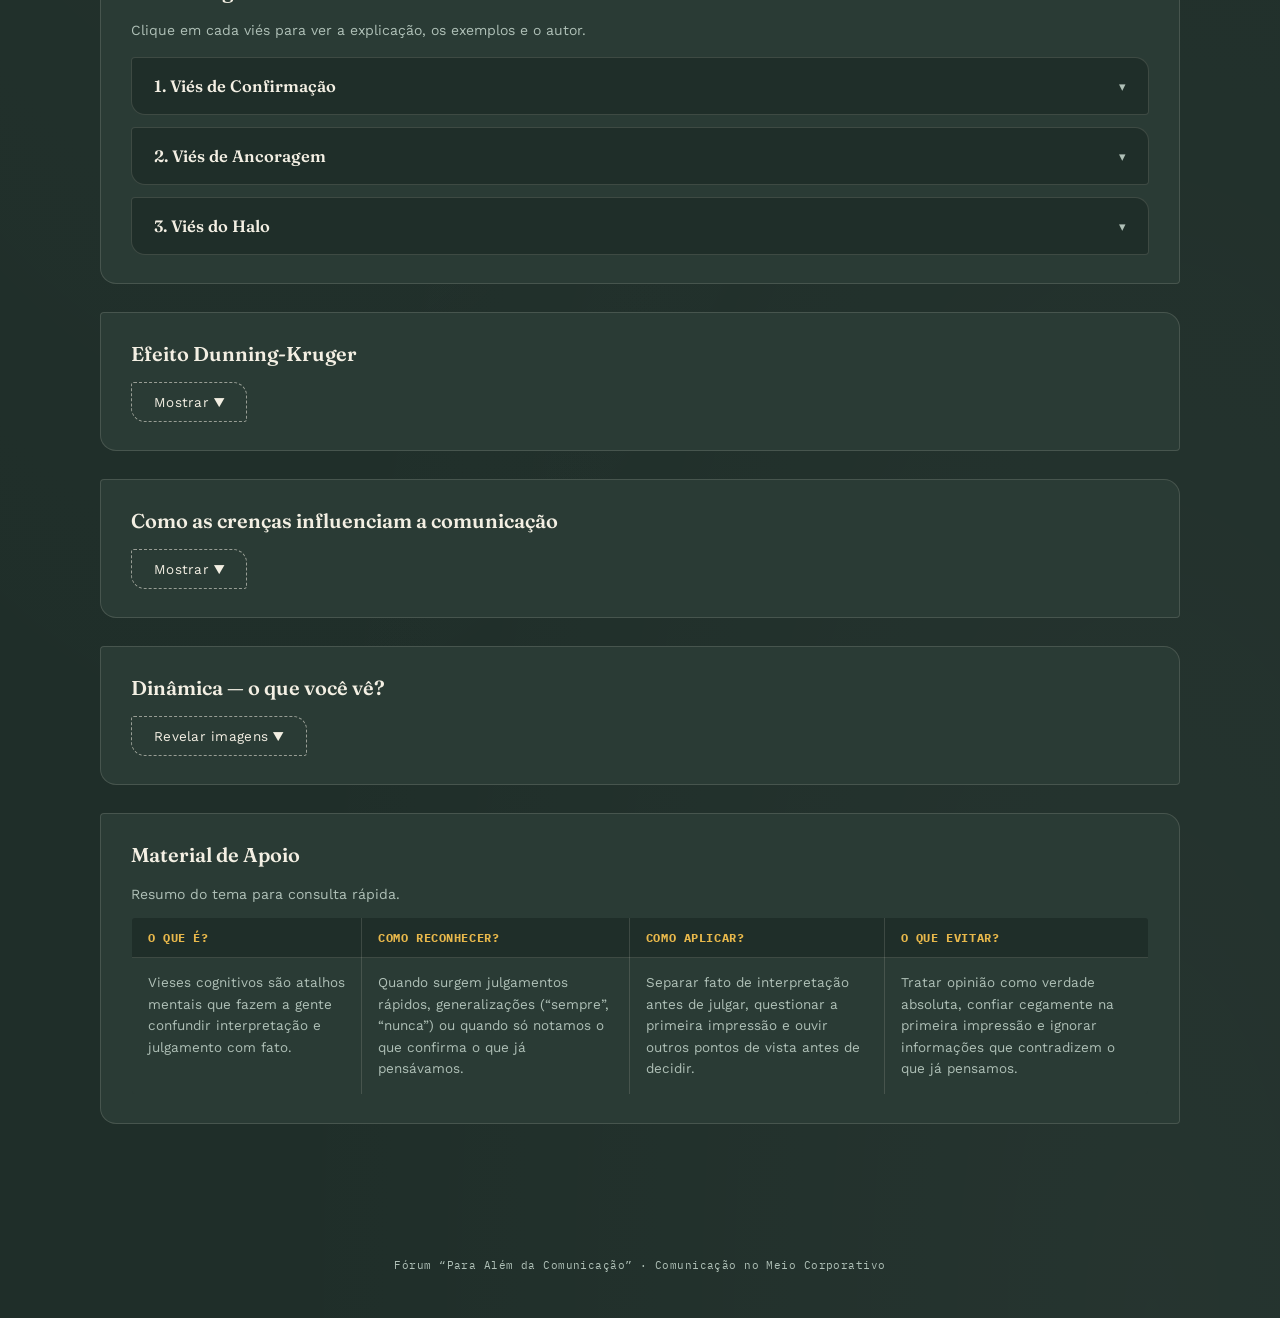
<file: site/grupo1.html>
<!DOCTYPE html>
<html lang="pt-BR">
<head>
<meta charset="UTF-8">
<meta name="viewport" content="width=device-width, initial-scale=1.0">
<title>Grupo 1 · Julgamentos, Vieses Cognitivos e Interpretação da Realidade · Fórum Para Além da Comunicação</title>
<link rel="preconnect" href="https://fonts.googleapis.com">
<link href="https://fonts.googleapis.com/css2?family=Fraunces:ital,wght@0,500;0,600;1,500;1,600&family=Work+Sans:wght@400;500;600&family=Caveat:wght@500;600&family=IBM+Plex+Mono:wght@400;500&display=swap" rel="stylesheet">

<link rel="stylesheet" href="css/variables.css">
<link rel="stylesheet" href="css/base.css">
<link rel="stylesheet" href="css/layout.css">
<link rel="stylesheet" href="css/group-detail.css">
<link rel="stylesheet" href="css/components.css">
<link rel="stylesheet" href="css/responsive.css">
</head>
<body class="dust">

<!-- ===================== GRUPO 1 ===================== -->
<section class="page-view">
  <div class="wrap">
    <a class="back-link" href="grupos.html">← Todos os grupos</a>
    <div class="group-eyebrow">
      <span class="group-num-badge">GRUPO 1</span>
    </div>
    <h2 class="group-title fraunces">Julgamentos, Vieses Cognitivos e Interpretação da Realidade</h2>
    <p class="guiding-q">“Por que duas pessoas podem viver a mesma situação e chegar a conclusões completamente diferentes?”</p>

    <div class="credits" id="g-credits"></div>

    <div id="g-body"></div>
  </div>
</section>

<script src="js/data/photos.js"></script>
<script src="js/data/group1-data.js"></script>

<script src="js/shared/accordion.js"></script>
<script src="js/shared/credits.js"></script>
<script src="js/shared/team-photo.js"></script>
<script src="js/shared/apoio-table.js"></script>

<script src="js/render/render-group1.js"></script>

<script>
  document.getElementById('g-credits').innerHTML = renderG1Credits();
  document.getElementById('g-body').innerHTML = renderGrupo1Body();
</script>
<footer class="foot">Fórum “Para Além da Comunicação” · Comunicação no Meio Corporativo</footer>
</body>
</html>
</file>
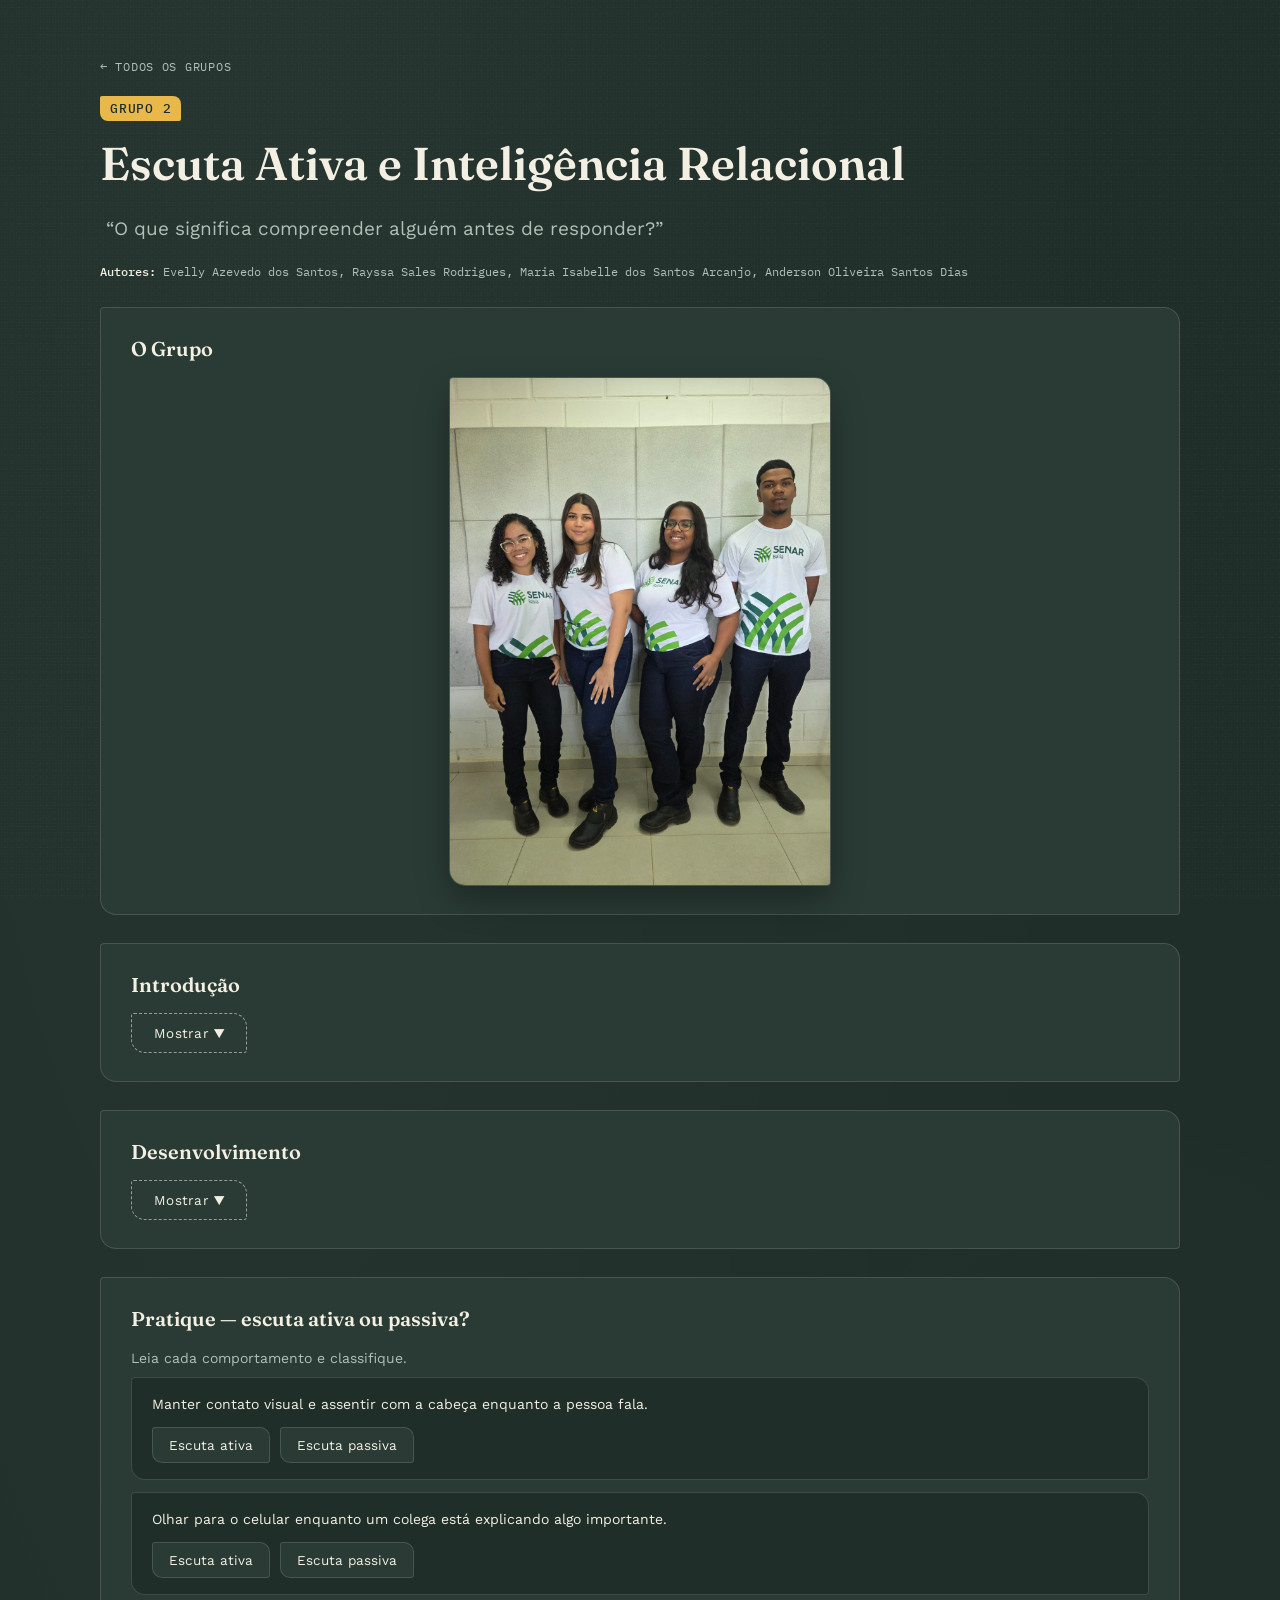
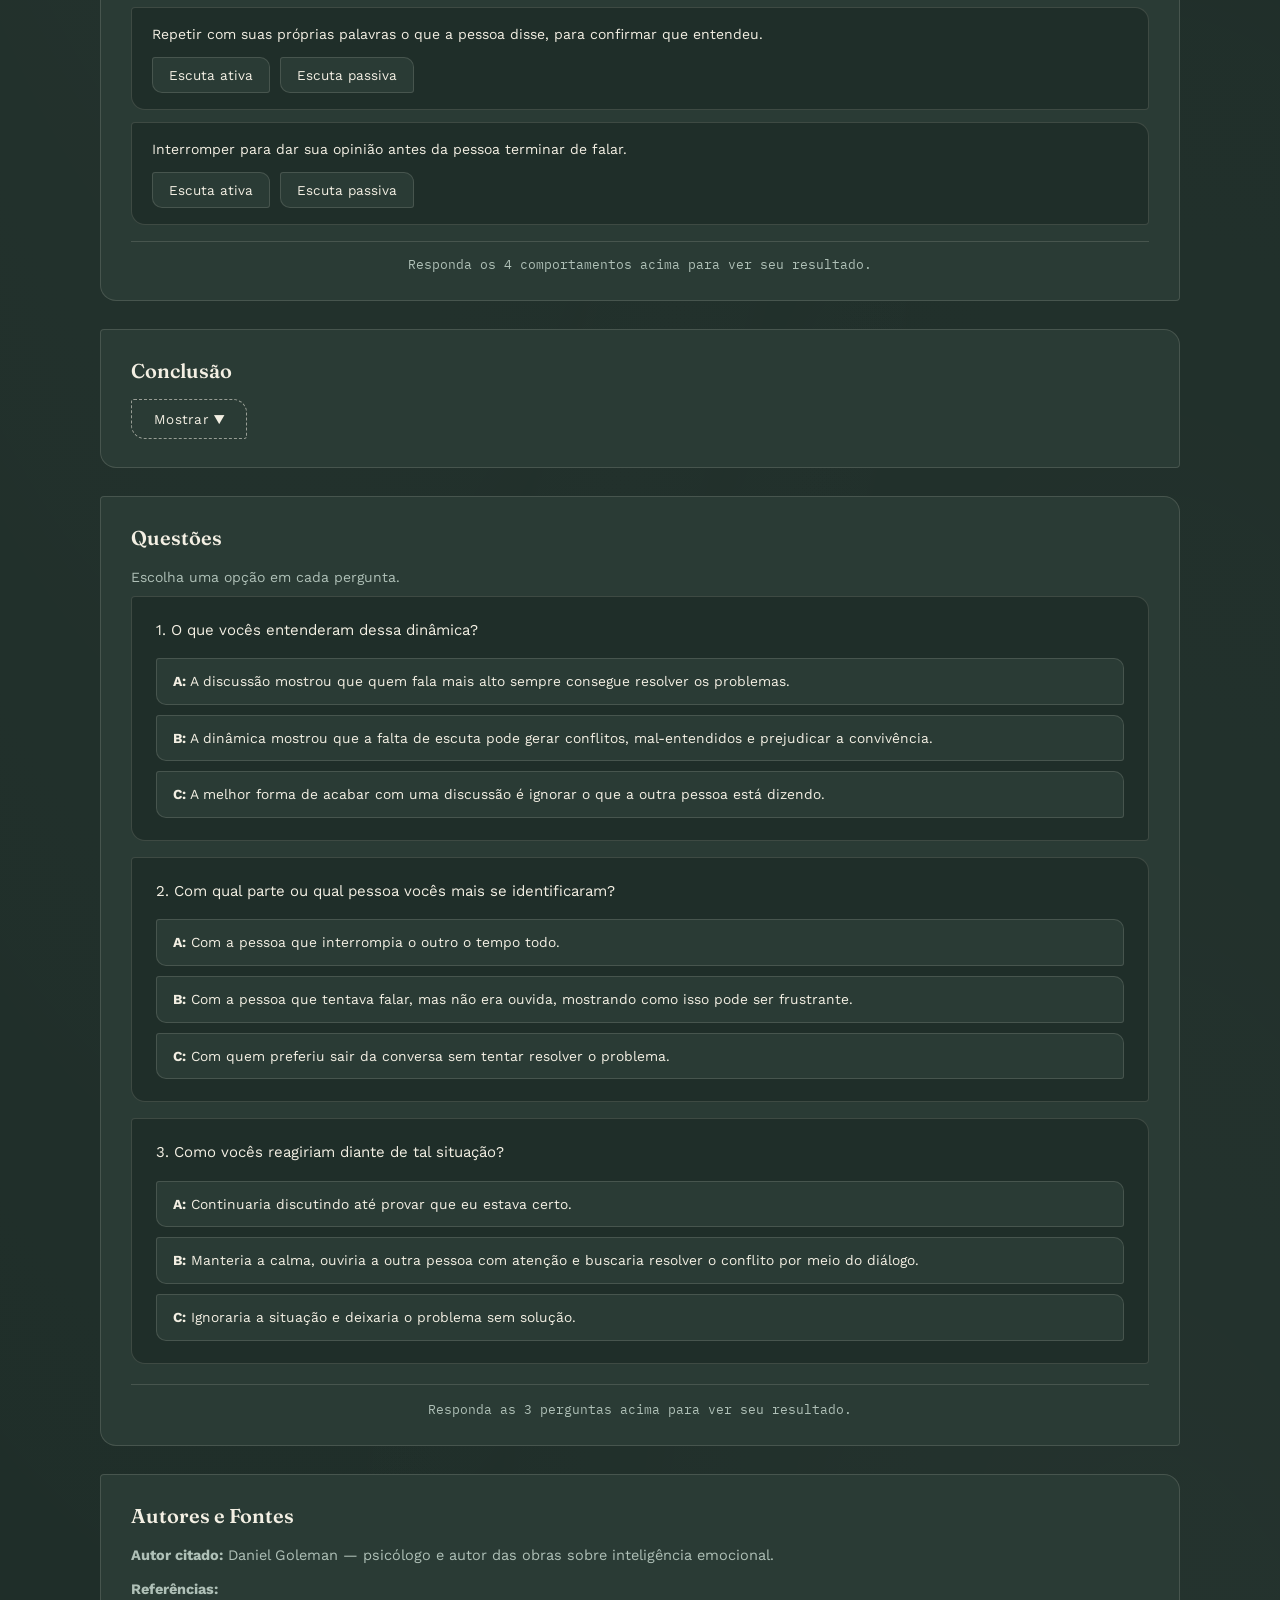
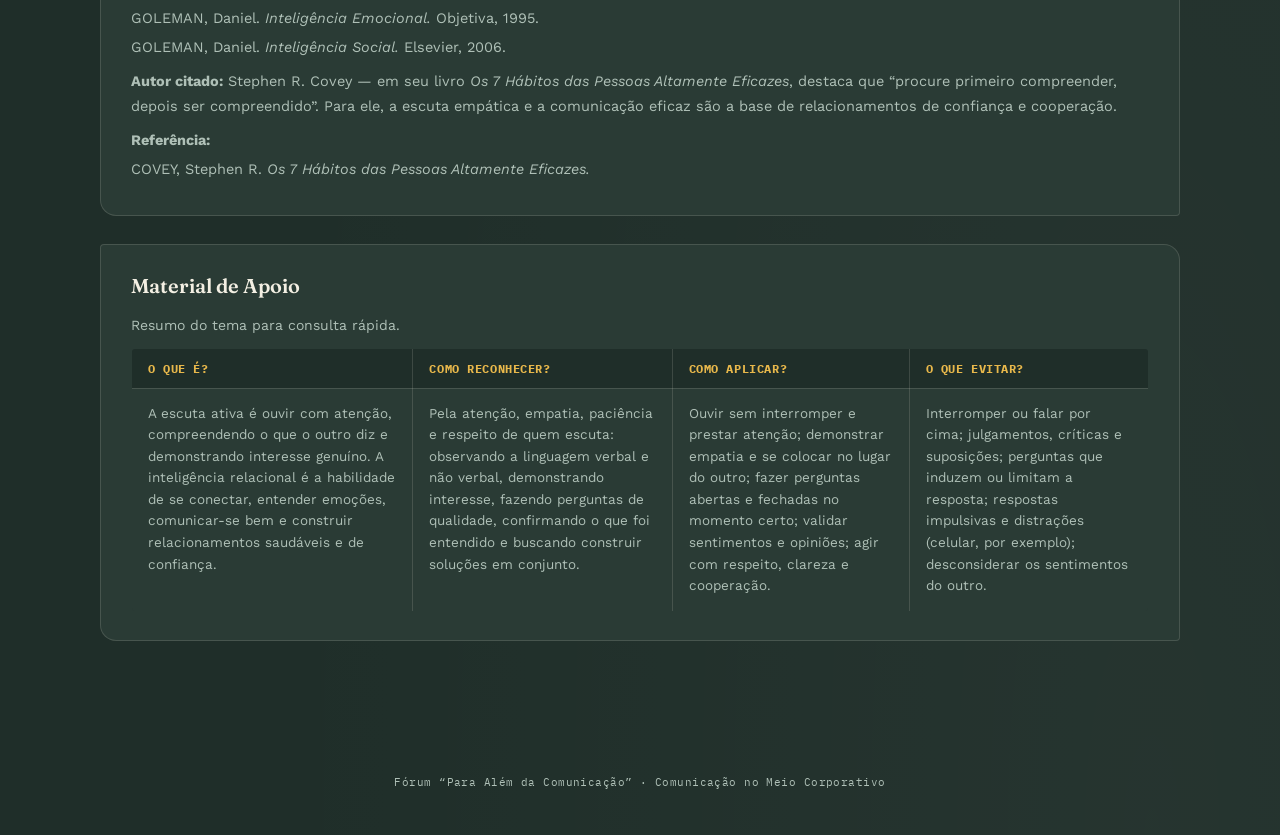
<file: site/grupo2.html>
<!DOCTYPE html>
<html lang="pt-BR">
<head>
<meta charset="UTF-8">
<meta name="viewport" content="width=device-width, initial-scale=1.0">
<title>Grupo 2 · Escuta Ativa e Inteligência Relacional · Fórum Para Além da Comunicação</title>
<link rel="preconnect" href="https://fonts.googleapis.com">
<link href="https://fonts.googleapis.com/css2?family=Fraunces:ital,wght@0,500;0,600;1,500;1,600&family=Work+Sans:wght@400;500;600&family=Caveat:wght@500;600&family=IBM+Plex+Mono:wght@400;500&display=swap" rel="stylesheet">

<link rel="stylesheet" href="css/variables.css">
<link rel="stylesheet" href="css/base.css">
<link rel="stylesheet" href="css/layout.css">
<link rel="stylesheet" href="css/group-detail.css">
<link rel="stylesheet" href="css/components.css">
<link rel="stylesheet" href="css/responsive.css">
</head>
<body class="dust">

<!-- ===================== GRUPO 2 ===================== -->
<section class="page-view">
  <div class="wrap">
    <a class="back-link" href="grupos.html">← Todos os grupos</a>
    <div class="group-eyebrow">
      <span class="group-num-badge">GRUPO 2</span>
    </div>
    <h2 class="group-title fraunces">Escuta Ativa e Inteligência Relacional</h2>
    <p class="guiding-q">“O que significa compreender alguém antes de responder?”</p>

    <div class="credits" id="g-credits"></div>

    <div id="g-body"></div>
  </div>
</section>

<script src="js/data/photos.js"></script>
<script src="js/data/group2-data.js"></script>

<script src="js/shared/accordion.js"></script>
<script src="js/shared/credits.js"></script>
<script src="js/shared/team-photo.js"></script>
<script src="js/shared/apoio-table.js"></script>
<script src="js/shared/quiz-engine.js"></script>

<script src="js/render/render-group2.js"></script>

<script>
  document.getElementById('g-credits').innerHTML = renderG2Credits();
  document.getElementById('g-body').innerHTML = renderGrupo2Body();
</script>
<footer class="foot">Fórum “Para Além da Comunicação” · Comunicação no Meio Corporativo</footer>
</body>
</html>
</file>
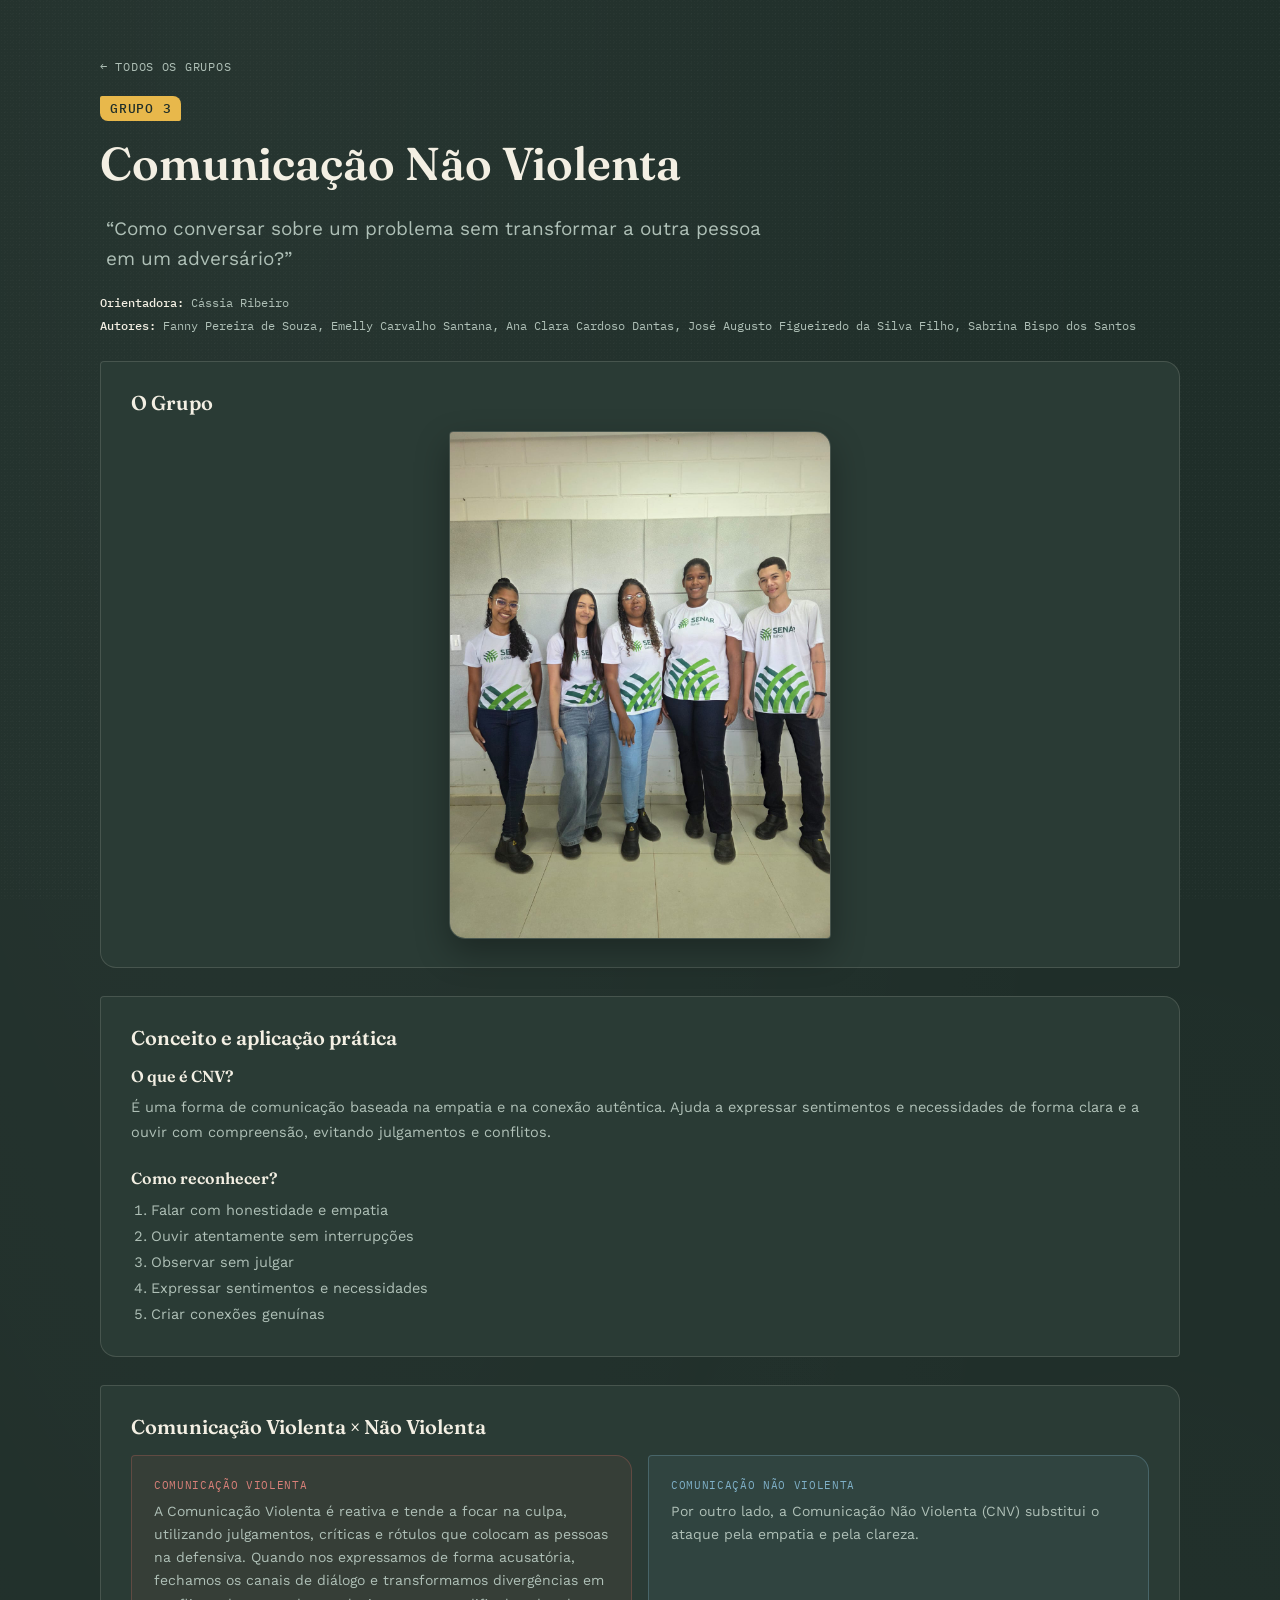
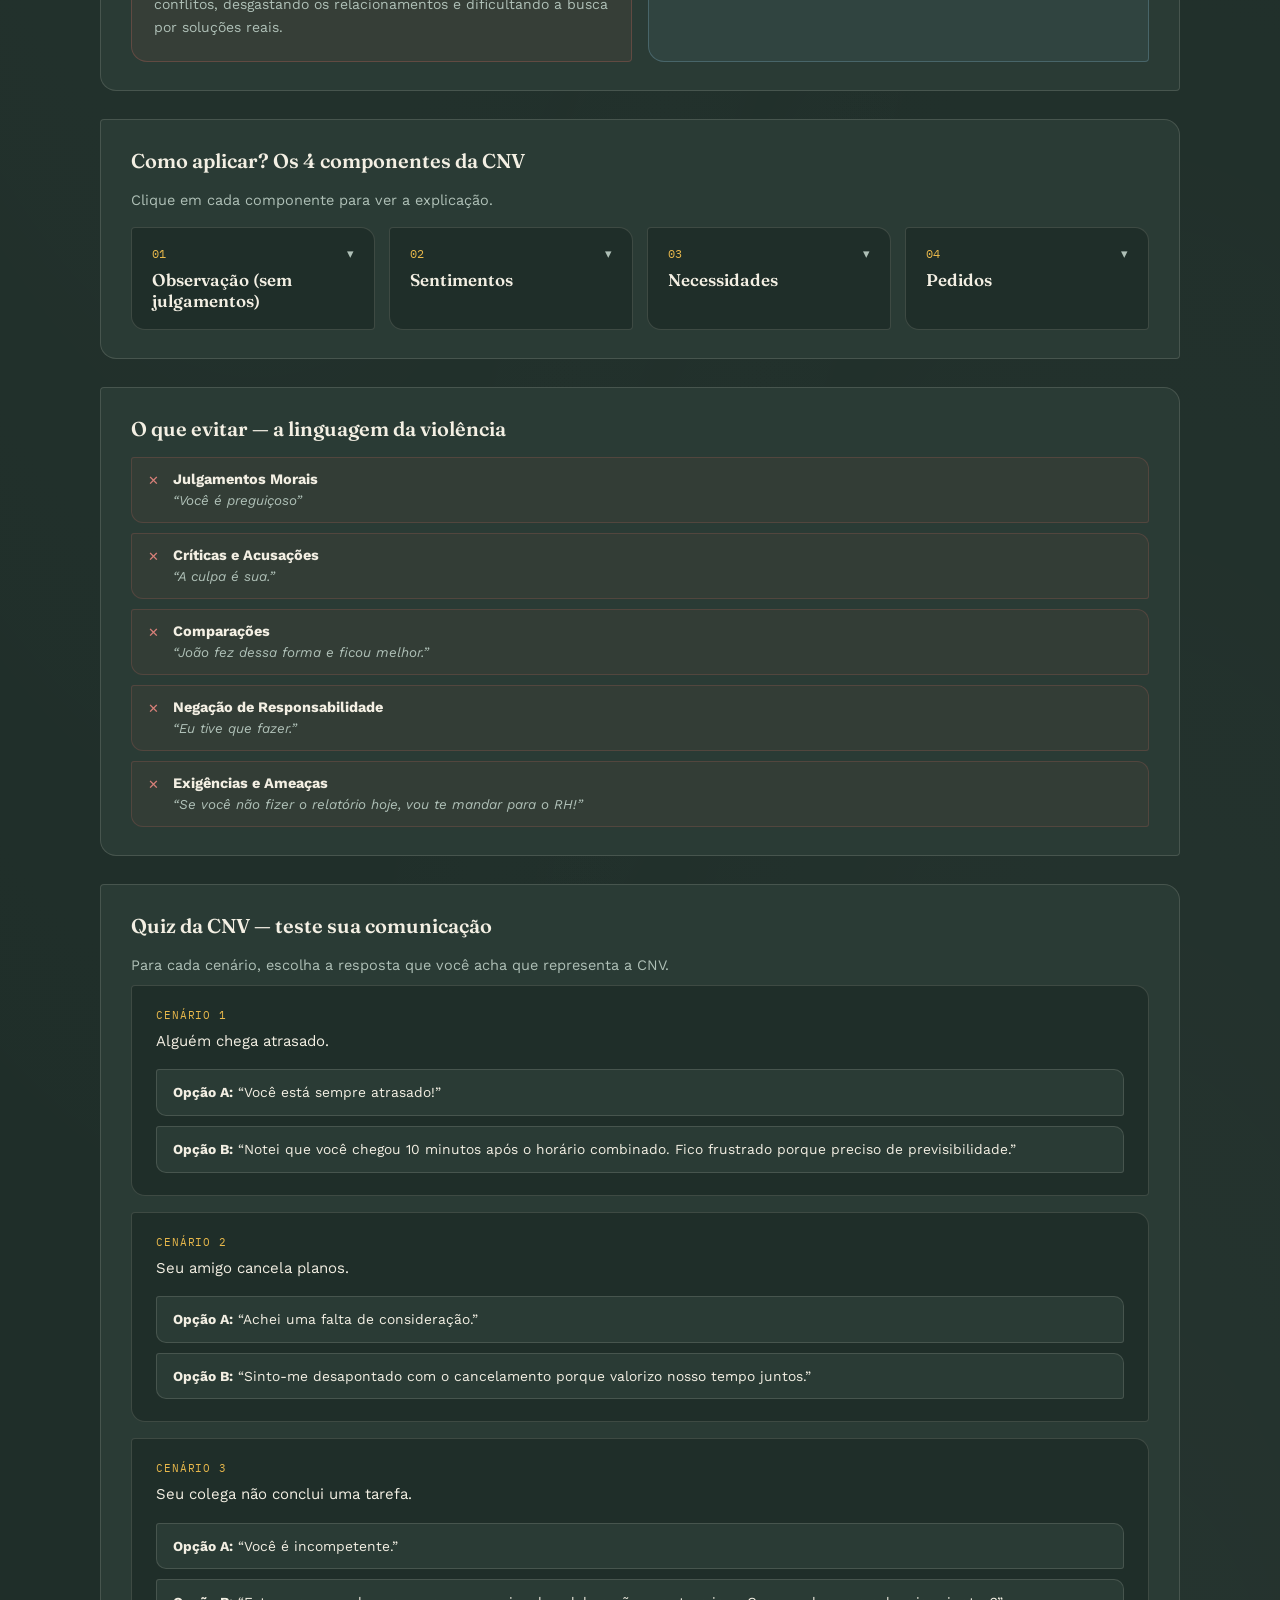
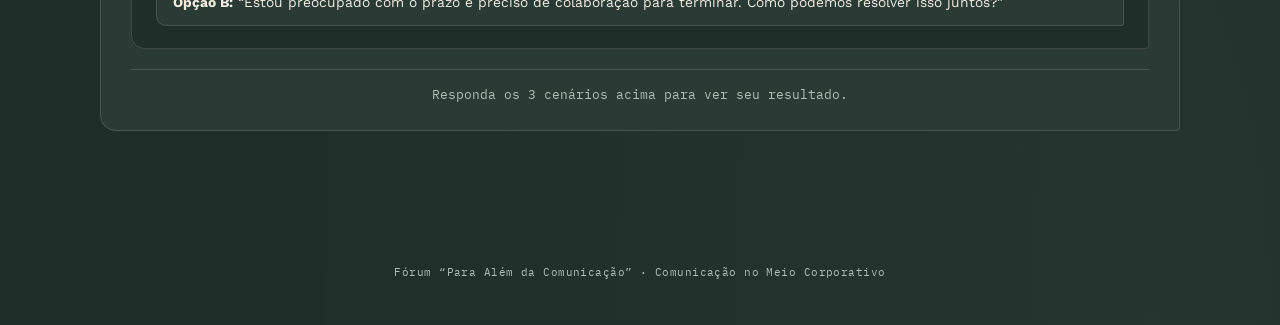
<file: site/grupo3.html>
<!DOCTYPE html>
<html lang="pt-BR">
<head>
<meta charset="UTF-8">
<meta name="viewport" content="width=device-width, initial-scale=1.0">
<title>Grupo 3 · Comunicação Não Violenta · Fórum Para Além da Comunicação</title>
<link rel="preconnect" href="https://fonts.googleapis.com">
<link href="https://fonts.googleapis.com/css2?family=Fraunces:ital,wght@0,500;0,600;1,500;1,600&family=Work+Sans:wght@400;500;600&family=Caveat:wght@500;600&family=IBM+Plex+Mono:wght@400;500&display=swap" rel="stylesheet">

<link rel="stylesheet" href="css/variables.css">
<link rel="stylesheet" href="css/base.css">
<link rel="stylesheet" href="css/layout.css">
<link rel="stylesheet" href="css/group-detail.css">
<link rel="stylesheet" href="css/components.css">
<link rel="stylesheet" href="css/responsive.css">
</head>
<body class="dust">

<!-- ===================== GRUPO 3 ===================== -->
<section class="page-view">
  <div class="wrap">
    <a class="back-link" href="grupos.html">← Todos os grupos</a>
    <div class="group-eyebrow">
      <span class="group-num-badge">GRUPO 3</span>
    </div>
    <h2 class="group-title fraunces">Comunicação Não Violenta</h2>
    <p class="guiding-q">“Como conversar sobre um problema sem transformar a outra pessoa em um adversário?”</p>

    <div class="credits" id="g-credits"></div>

    <div id="g-body"></div>
  </div>
</section>

<script src="js/data/photos.js"></script>
<script src="js/data/cnv-data.js"></script>

<script src="js/shared/accordion.js"></script>
<script src="js/shared/credits.js"></script>
<script src="js/shared/team-photo.js"></script>
<script src="js/shared/apoio-table.js"></script>
<script src="js/shared/quiz-engine.js"></script>

<script src="js/render/render-group3-cnv.js"></script>

<script>
  document.getElementById('g-credits').innerHTML = renderCNVCredits();
  document.getElementById('g-body').innerHTML = renderCNVBody();
</script>
<footer class="foot">Fórum “Para Além da Comunicação” · Comunicação no Meio Corporativo</footer>
</body>
</html>
</file>
<file: css/variables.css>
:root{
    --board:#1F2E29;
    --board-2:#2A3B35;
    --board-3:#324840;
    --chalk:#F3EFE3;
    --chalk-dim:#AFC0B7;
    --amber:#E8B84B;
    --blue:#7FB0C7;
    --line: rgba(243,239,227,0.14);
</file>
<file: css/base.css>
}
  *{box-sizing:border-box;}
  html,body{margin:0;padding:0;}
  body{
    background:
      radial-gradient(ellipse at 20% 0%, rgba(255,255,255,0.035), transparent 60%),
      radial-gradient(ellipse at 90% 100%, rgba(255,255,255,0.03), transparent 55%),
      var(--board);
    color:var(--chalk);
    font-family:'Work Sans', sans-serif;
    min-height:100vh;
    overflow-x:hidden;
  }
  .eyebrow{
    font-family:'IBM Plex Mono', monospace;
    font-size:12px;
    letter-spacing:0.18em;
    text-transform:uppercase;
    color:var(--chalk-dim);
  }
  .fraunces{font-family:'Fraunces', serif;}
  .caveat{font-family:'Caveat', cursive;}

  a{color:inherit;}
  button{font-family:inherit;}

  /* subtle chalk-dust texture overlay */
  .dust::before{
    content:"";
    position:fixed; inset:0; pointer-events:none; z-index:0;
    background-image:
      radial-gradient(rgba(255,255,255,0.05) 1px, transparent 1px),
      radial-gradient(rgba(255,255,255,0.035) 1px, transparent 1px);
    background-size: 3px 3px, 7px 7px;
    background-position: 0 0, 2px 4px;
    opacity:0.5;
  }

  .page-view{ position:relative; z-index:1; min-height:100vh; animation:fadeIn .5s ease; }
  @keyframes fadeIn{ from{opacity:0; transform:translateY(6px);} to{opacity:1; transform:translateY(0);} }

  /* ---------- squiggle divider (signature element) ---------- */
  .squiggle{ display:block; margin:28px auto; opacity:0.8; }
  .squiggle path{ stroke:var(--blue); }

  /* ---------- rodapé (presente em todas as páginas) ---------- */
  footer.foot{
    text-align:center; padding:34px 24px 46px; color:var(--chalk-dim);
    font-family:'IBM Plex Mono',monospace; font-size:11px; letter-spacing:0.04em;
  }
</file>
<file: css/layout.css>
/* ---------- GROUPS GRID ---------- */
  .wrap{ max-width:1080px; margin:0 auto; padding:56px 24px 100px; }
  .page-head{ margin-bottom:40px; }
  .back-link{
    display:inline-flex; align-items:center; gap:6px; text-decoration:none;
    color:var(--chalk-dim); font-family:'IBM Plex Mono',monospace; font-size:12px;
    letter-spacing:0.06em; text-transform:uppercase; margin-bottom:22px; cursor:pointer;
    border:1px solid var(--line); background:rgba(243,239,227,0.03); padding:8px 14px;
    border-radius:2px 10px; transition:all .2s ease;
  }
  .back-link:hover{ color:var(--amber); border-color:rgba(232,184,75,0.5); background:rgba(232,184,75,0.08); }
  .page-title{ font-size:clamp(28px,4.5vw,42px); font-weight:600; margin:0 0 10px; }
  .page-desc{ color:var(--chalk-dim); max-width:640px; line-height:1.6; margin:0; }

  .grid{
    display:grid; grid-template-columns:repeat(auto-fit, minmax(260px,1fr));
    gap:18px;
  }
  .card{
    position:relative; overflow:hidden;
    background:var(--board-2);
    border:1.5px solid rgba(232,184,75,0.28);
    border-radius:4px 18px 4px 18px;
    padding:26px 24px 24px;
    cursor:pointer; text-align:left;
    transition:transform .22s ease, border-color .22s ease, background .22s ease, box-shadow .22s ease;
    display:flex; flex-direction:column; min-height:210px;
    text-decoration:none; color:inherit;
    box-shadow:0 6px 18px rgba(0,0,0,0.18);
  }
  .card:hover{
    transform:translateY(-5px); border-color:var(--amber); background:var(--board-3);
    box-shadow:0 14px 32px rgba(0,0,0,0.3), 0 0 0 1px rgba(232,184,75,0.15);
  }
  .card .ghost-num{
    position:absolute; right:10px; top:-6px;
    font-family:'IBM Plex Mono',monospace; font-size:74px; font-weight:500;
    color:rgba(243,239,227,0.05); line-height:1; user-select:none;
  }
  .card .num{
    font-family:'IBM Plex Mono',monospace; font-size:12px; color:var(--amber);
    letter-spacing:0.14em; margin-bottom:10px;
  }
  .card h3{ font-family:'Fraunces',serif; font-size:21px; font-weight:600; margin:0 0 12px; line-height:1.25; }
  .card .q{ font-family:'Work Sans', sans-serif; font-size:15px; color:var(--chalk-dim); line-height:1.5; margin-top:auto; margin-bottom:14px; }
  .card .card-cta{
    font-family:'IBM Plex Mono',monospace; font-size:12px; color:var(--amber);
    letter-spacing:0.06em; display:inline-flex; align-items:center; gap:5px;
    transition:gap .22s ease;
  }
  .card:hover .card-cta{ gap:9px; }

  /* ---------- CTA (botão de link, usado na capa, intro e página de grupos) ---------- */
  .cta{
    margin-top:38px; display:inline-flex; align-items:center; gap:10px;
    background:var(--amber); color:var(--board);
    border:none;
    border-radius:3px 14px 3px 14px;
    padding:17px 34px; font-size:16px; font-weight:600; letter-spacing:0.03em;
    cursor:pointer; transition:all .22s ease; transform:rotate(-0.4deg);
    text-decoration:none;
    box-shadow:0 10px 28px rgba(232,184,75,0.32), 0 2px 0 rgba(0,0,0,0.15) inset;
  }
  .cta:hover{
    background:#f0c667; transform:rotate(0deg) translateY(-3px) scale(1.02);
    box-shadow:0 14px 34px rgba(232,184,75,0.45), 0 2px 0 rgba(0,0,0,0.15) inset;
  }
  .cta:active{ transform:translateY(-1px) scale(0.99); }

  .creditos-link-wrap{ margin-top:32px; text-align:center; }
</file>
<file: css/cover.css>
/* ---------- COVER ---------- */
  .cover-view{
    display:flex; align-items:center; justify-content:center;
    text-align:center; padding:40px 24px;
  }
  .cover-inner{ max-width:720px; }
  .cover-inner .eyebrow{ margin-bottom:22px; }
  .cover-title{
    font-size:clamp(38px, 7vw, 68px);
    font-weight:600; font-style:italic;
    line-height:1.05; margin:0 0 18px;
    color:var(--amber);
  }
  .cover-title span{ font-style:normal; }
  .cover-sub{
    font-size:16px; color:var(--chalk-dim); margin:0 auto 8px;
    max-width:520px; line-height:1.6;
  }
  .cover-credit{
    font-family:'IBM Plex Mono', monospace; font-size:12px;
    color:var(--chalk-dim); letter-spacing:0.05em; margin-top:6px;
  }
  .cover-turma{
    font-family:'IBM Plex Mono', monospace; font-size:12px;
    color:var(--chalk-dim); letter-spacing:0.05em; margin-top:2px;
  }
</file>
<file: css/responsive.css>
/* ===================== ADAPTAÇÃO RESPONSIVA ===================== */
  @media (max-width:680px){
    .wrap{ padding:36px 16px 70px; }
    .cover-view{ padding:32px 16px; }
    .cover-title{ margin-bottom:14px; }
    .cover-sub{ font-size:15px; }
    .cta{ width:100%; justify-content:center; padding:14px 20px; }

    .page-head{ margin-bottom:28px; }
    .grid{ grid-template-columns:1fr; gap:14px; }
    .card{ padding:22px 20px 20px; min-height:auto; }
    .card .ghost-num{ font-size:56px; }
    .card h3{ font-size:19px; }

    .group-eyebrow{ gap:10px; margin-bottom:12px; }
    .group-title{ margin-bottom:16px; }
    .guiding-q{ font-size:16px; }
    .credits{ font-size:11px; gap:6px 18px; margin:16px 0 4px; }

    .section-block{ padding:20px 16px; margin-top:20px; border-radius:4px 12px; }
    .section-block h4{ font-size:18px; margin-bottom:14px; }
    .section-block h5{ font-size:15px; }

    .img-pair figure{ height:auto; min-height:0; padding:14px; }
    .img-pair img{ height:auto; max-height:340px; }

    .compare-grid{ grid-template-columns:1fr; gap:12px; }

    .checklist li{ gap:12px; padding:14px 0; }
    .checklist .body b{ font-size:14px; }
    .tag{ font-size:9.5px; padding:2px 7px; }

    .comp-grid{ grid-template-columns:1fr; }
    .comp-card, .bias-card, .qa-card, .sbi-card, .sit-scenario, .quiz-scenario,
    .term-result, .profile-result, .sbi-example-box, .sbi-tip, .sbi-pratica-item,
    .desc-card, .dica-card{
      padding-left:16px; padding-right:16px;
    }

    .quiz-scenario, .sit-scenario{ padding:18px 16px; }
    .quiz-opt, .sit-opt, .sbi-opt-btn{ padding:11px 14px; font-size:13.3px; }

    .simple-reveal-btn{ width:100%; justify-content:center; padding:12px 18px; }

    .bias-top h6{ font-size:15.5px; }
    .bias-card{ padding:16px 16px; }

    .dinamica-imgs{ gap:14px; }
    .dinamica-imgs figure{ flex:1 1 140px; max-width:100%; padding:12px; }

    .term-item{ gap:10px; padding:13px 0; }
    .term-text{ flex-basis:100%; font-size:13.5px; }
    .term-scale{ width:100%; justify-content:space-between; }
    .term-btn{ width:15vw; max-width:38px; height:15vw; max-height:38px; font-size:12.5px; }

    .sbi-grid{ grid-template-columns:1fr; }
    .sbi-example-flow{ gap:12px; }

    .desc-grid{ grid-template-columns:1fr; }

    .apoio-table th, .apoio-table td{ font-size:12.5px; }

    footer.foot{ padding:26px 16px 36px; font-size:10.5px; }
  }

  @media (max-width:400px){
    .cover-title{ font-size:34px; }
    .group-title{ font-size:26px; }
    .page-title{ font-size:24px; }
    .section-block{ padding:16px 14px; }
    .term-btn{ width:16vw; height:16vw; }
  }

  @media (max-width:560px){
    .img-pair{ flex-direction:column; }
    .section-block{ padding:22px 18px; }
  }
</file>
<file: site/css/variables.css>
:root{
    --board:#1F2E29;
    --board-2:#2A3B35;
    --board-3:#324840;
    --chalk:#F3EFE3;
    --chalk-dim:#AFC0B7;
    --amber:#E8B84B;
    --blue:#7FB0C7;
    --line: rgba(243,239,227,0.14);
</file>
<file: site/css/base.css>
}
  *{box-sizing:border-box;}
  html,body{margin:0;padding:0;}
  body{
    background:
      radial-gradient(ellipse at 20% 0%, rgba(255,255,255,0.035), transparent 60%),
      radial-gradient(ellipse at 90% 100%, rgba(255,255,255,0.03), transparent 55%),
      var(--board);
    color:var(--chalk);
    font-family:'Work Sans', sans-serif;
    min-height:100vh;
    overflow-x:hidden;
  }
  .eyebrow{
    font-family:'IBM Plex Mono', monospace;
    font-size:12px;
    letter-spacing:0.18em;
    text-transform:uppercase;
    color:var(--chalk-dim);
  }
  .fraunces{font-family:'Fraunces', serif;}
  .caveat{font-family:'Caveat', cursive;}

  a{color:inherit;}
  button{font-family:inherit;}

  /* subtle chalk-dust texture overlay */
  .dust::before{
    content:"";
    position:fixed; inset:0; pointer-events:none; z-index:0;
    background-image:
      radial-gradient(rgba(255,255,255,0.05) 1px, transparent 1px),
      radial-gradient(rgba(255,255,255,0.035) 1px, transparent 1px);
    background-size: 3px 3px, 7px 7px;
    background-position: 0 0, 2px 4px;
    opacity:0.5;
  }

  .page-view{ position:relative; z-index:1; min-height:100vh; animation:fadeIn .5s ease; }
  @keyframes fadeIn{ from{opacity:0; transform:translateY(6px);} to{opacity:1; transform:translateY(0);} }

  /* ---------- squiggle divider (signature element) ---------- */
  .squiggle{ display:block; margin:28px auto; opacity:0.8; }
  .squiggle path{ stroke:var(--blue); }

  /* ---------- rodapé (presente em todas as páginas) ---------- */
  footer.foot{
    text-align:center; padding:34px 24px 46px; color:var(--chalk-dim);
    font-family:'IBM Plex Mono',monospace; font-size:11px; letter-spacing:0.04em;
  }
</file>
<file: site/css/cover.css>
/* ---------- COVER ---------- */
  .cover-view{
    display:flex; align-items:center; justify-content:center;
    text-align:center; padding:40px 24px;
  }
  .cover-inner{ max-width:720px; }
  .cover-inner .eyebrow{ margin-bottom:22px; }
  .cover-title{
    font-size:clamp(38px, 7vw, 68px);
    font-weight:600; font-style:italic;
    line-height:1.05; margin:0 0 18px;
    color:var(--amber);
  }
  .cover-title span{ font-style:normal; }
  .cover-sub{
    font-size:16px; color:var(--chalk-dim); margin:0 auto 8px;
    max-width:520px; line-height:1.6;
  }
  .cover-credit{
    font-family:'IBM Plex Mono', monospace; font-size:12px;
    color:var(--chalk-dim); letter-spacing:0.05em; margin-top:6px;
  }
  .cover-turma{
    font-family:'IBM Plex Mono', monospace; font-size:12px;
    color:var(--chalk-dim); letter-spacing:0.05em; margin-top:2px;
  }
  .cta{
    margin-top:38px; display:inline-flex; align-items:center; gap:10px;
    background:transparent; color:var(--chalk);
    border:1.5px dashed rgba(243,239,227,0.55);
    border-radius:3px 14px 3px 14px;
    padding:14px 28px; font-size:15px; letter-spacing:0.03em;
    cursor:pointer; transition:all .25s ease; transform:rotate(-0.4deg);
    text-decoration:none;
  }
  .cta:hover{ background:rgba(232,184,75,0.1); border-color:var(--amber); color:var(--amber); transform:rotate(0deg) translateY(-2px); }
</file>
<file: site/css/responsive.css>
/* ===================== ADAPTAÇÃO RESPONSIVA ===================== */
  @media (max-width:680px){
    .wrap{ padding:36px 16px 70px; }
    .cover-view{ padding:32px 16px; }
    .cover-title{ margin-bottom:14px; }
    .cover-sub{ font-size:15px; }
    .cta{ width:100%; justify-content:center; padding:14px 20px; }

    .page-head{ margin-bottom:28px; }
    .grid{ grid-template-columns:1fr; gap:14px; }
    .card{ padding:22px 20px 20px; min-height:auto; }
    .card .ghost-num{ font-size:56px; }
    .card h3{ font-size:19px; }

    .group-eyebrow{ gap:10px; margin-bottom:12px; }
    .group-title{ margin-bottom:16px; }
    .guiding-q{ font-size:16px; }
    .credits{ font-size:11px; gap:6px 18px; margin:16px 0 4px; }

    .section-block{ padding:20px 16px; margin-top:20px; border-radius:4px 12px; }
    .section-block h4{ font-size:18px; margin-bottom:14px; }
    .section-block h5{ font-size:15px; }

    .img-pair figure{ height:auto; min-height:0; padding:14px; }
    .img-pair img{ height:auto; max-height:340px; }

    .compare-grid{ grid-template-columns:1fr; gap:12px; }

    .checklist li{ gap:12px; padding:14px 0; }
    .checklist .body b{ font-size:14px; }
    .tag{ font-size:9.5px; padding:2px 7px; }

    .comp-grid{ grid-template-columns:1fr; }
    .comp-card, .bias-card, .qa-card, .sbi-card, .sit-scenario, .quiz-scenario,
    .term-result, .profile-result, .sbi-example-box, .sbi-tip, .sbi-pratica-item,
    .desc-card, .dica-card{
      padding-left:16px; padding-right:16px;
    }

    .quiz-scenario, .sit-scenario{ padding:18px 16px; }
    .quiz-opt, .sit-opt, .sbi-opt-btn{ padding:11px 14px; font-size:13.3px; }

    .simple-reveal-btn{ width:100%; justify-content:center; padding:12px 18px; }

    .bias-top h6{ font-size:15.5px; }
    .bias-card{ padding:16px 16px; }

    .dinamica-imgs{ gap:14px; }
    .dinamica-imgs figure{ flex:1 1 140px; max-width:100%; padding:12px; }

    .term-item{ gap:10px; padding:13px 0; }
    .term-text{ flex-basis:100%; font-size:13.5px; }
    .term-scale{ width:100%; justify-content:space-between; }
    .term-btn{ width:15vw; max-width:38px; height:15vw; max-height:38px; font-size:12.5px; }

    .sbi-grid{ grid-template-columns:1fr; }
    .sbi-example-flow{ gap:12px; }

    .desc-grid{ grid-template-columns:1fr; }

    .apoio-table th, .apoio-table td{ font-size:12.5px; }

    footer.foot{ padding:26px 16px 36px; font-size:10.5px; }
  }

  @media (max-width:400px){
    .cover-title{ font-size:34px; }
    .group-title{ font-size:26px; }
    .page-title{ font-size:24px; }
    .section-block{ padding:16px 14px; }
    .term-btn{ width:16vw; height:16vw; }
  }

  @media (max-width:560px){
    .img-pair{ flex-direction:column; }
    .section-block{ padding:22px 18px; }
  }
</file>
<file: css/creditos.css>
/* ---------- CRÉDITOS ---------- */
  .creditos-geral{
    display:flex; flex-wrap:wrap; gap:10px 32px;
    margin-bottom:36px; padding:18px 22px;
    background:var(--board-2); border:1px solid var(--line);
    border-radius:4px 16px 4px 16px;
    font-family:'IBM Plex Mono', monospace; font-size:13px;
    color:var(--chalk-dim); letter-spacing:0.02em;
  }
  .creditos-geral b{ color:var(--chalk); font-weight:500; }

  .creditos-grid{
    display:grid; grid-template-columns:repeat(auto-fit, minmax(320px,1fr));
    gap:22px;
  }
  .credito-card{
    display:flex; gap:18px;
    background:var(--board-2); border:1px solid var(--line);
    border-radius:4px 18px 4px 18px;
    padding:18px;
  }
  .credito-card figure{ margin:0; flex:0 0 110px; }
  .credito-card img{
    width:110px; height:110px; object-fit:cover;
    border-radius:3px 12px; border:1px solid var(--line);
    display:block;
  }
  .credito-body{ display:flex; flex-direction:column; justify-content:center; }
  .credito-num{
    font-family:'IBM Plex Mono',monospace; font-size:11px; color:var(--board);
    background:var(--amber); padding:3px 9px; border-radius:2px 7px;
    letter-spacing:0.06em; font-weight:500; width:fit-content; margin-bottom:8px;
  }
  .credito-body h3{ font-size:16px; font-weight:600; margin:0 0 8px; line-height:1.3; }
  .credito-participantes{
    font-size:12.5px; color:var(--chalk-dim); line-height:1.6; margin:0 0 2px;
  }
  .credito-participantes b{ color:var(--chalk); font-weight:500; }
</file>
<file: css/group-detail.css>
/* ---------- GROUP DETAIL ---------- */
  .group-eyebrow{ display:flex; align-items:center; gap:14px; margin-bottom:14px; }
  .group-num-badge{
    font-family:'IBM Plex Mono',monospace; font-size:13px; color:var(--board);
    background:var(--amber); padding:4px 10px; border-radius:2px 8px;
    letter-spacing:0.06em; font-weight:500;
  }
  .group-title{ font-size:clamp(30px,5vw,46px); font-weight:600; margin:0 0 22px; }
  .guiding-q{
    font-family:'Work Sans', sans-serif; font-size:clamp(17px,2vw,19px);
    color:var(--chalk-dim); line-height:1.6; max-width:680px; margin:0 0 8px;
    position:relative; padding-left:6px;
  }

  .section-block{
    background:var(--board-2); border:1px solid var(--line);
    border-radius:4px 16px; padding:28px 30px; margin-top:28px;
  }
  .section-block h4{ font-family:'Fraunces',serif; font-size:20px; margin:0 0 16px; font-weight:600; }

  .img-pair{ display:flex; gap:22px; flex-wrap:wrap; margin-bottom:6px; }
  .img-pair figure{
    margin:0; flex:1 1 220px; background:#EAE3D0; border:1px solid var(--line);
    border-radius:3px 12px; padding:18px; text-align:center;
    box-shadow:0 10px 24px rgba(0,0,0,0.22);
    height:460px; display:flex; align-items:center; justify-content:center;
  }
  .img-pair img{ width:100%; height:100%; object-fit:contain; border-radius:2px; display:block; }
  .img-pair figcaption{
    font-family:'IBM Plex Mono',monospace; font-size:11px; color:var(--chalk-dim);
    margin-top:10px; letter-spacing:0.03em;
  }
  .note{ color:var(--chalk-dim); font-size:14.5px; line-height:1.7; margin-top:18px; }
  .note strong{ color:var(--chalk); }

  .checklist{ list-style:none; padding:0; margin:0; }
  .checklist li{
    display:flex; gap:16px; align-items:flex-start;
    padding:16px 0; border-top:1px solid var(--line);
  }
  .checklist li:first-child{ border-top:none; }
  .checklist .n{
    font-family:'IBM Plex Mono',monospace; color:var(--amber); font-size:13px;
    min-width:22px; padding-top:2px;
  }
  .checklist .body{ flex:1; }
  .checklist .body b{ font-size:15px; font-weight:600; }
  .checklist .body p{ margin:4px 0 0; color:var(--chalk-dim); font-size:13.5px; line-height:1.55; }
  .tag{
    font-family:'IBM Plex Mono',monospace; font-size:10.5px; letter-spacing:0.06em;
    color:var(--chalk-dim); border:1px dashed rgba(243,239,227,0.3);
    border-radius:2px 8px; padding:3px 9px; white-space:nowrap; height:fit-content; margin-top:2px;
  }

  /* ---------- CREDITS ---------- */
  .credits{
    display:flex; flex-wrap:wrap; gap:8px 28px; margin:20px 0 4px;
    font-family:'IBM Plex Mono',monospace; font-size:12px; color:var(--chalk-dim);
  }
  .credits b{ color:var(--chalk); font-weight:500; }

  /* ---------- section sub-heads ---------- */
  .section-block h5{
    font-family:'Fraunces',serif; font-size:16px; font-weight:600;
    margin:22px 0 10px; color:var(--chalk);
  }
  .section-block h5:first-of-type{ margin-top:0; }
  .section-block p{ line-height:1.7; color:var(--chalk-dim); font-size:14.5px; margin:0 0 4px; }
  .section-block ol{ margin:8px 0 0; padding-left:20px; color:var(--chalk-dim); line-height:1.8; font-size:14.5px; }
  .section-block ol li b{ color:var(--chalk); font-weight:600; }
</file>
<file: css/components.css>
/* ---------- compare cards ---------- */
  .compare-grid{ display:grid; grid-template-columns:1fr 1fr; gap:16px; margin-top:6px; }
  .compare-card{ border-radius:4px 16px; padding:22px 22px; border:1px solid var(--line); }
  .compare-card.bad{ background:rgba(196,100,91,0.08); border-color:rgba(196,100,91,0.3); }
  .compare-card.good{ background:rgba(127,176,199,0.08); border-color:rgba(127,176,199,0.3); }
  .compare-card .tag-label{
    font-family:'IBM Plex Mono',monospace; font-size:11px; letter-spacing:0.06em;
    text-transform:uppercase; margin-bottom:8px; display:block;
  }
  .compare-card.bad .tag-label{ color:#D98079; }
  .compare-card.good .tag-label{ color:var(--blue); }
  .compare-card h5{ margin:0 0 10px !important; font-size:17px; }
  .compare-card p{ margin:0; font-size:14px; color:var(--chalk-dim); line-height:1.65; }

  /* ---------- component accordion cards ---------- */
  .comp-grid{ display:grid; grid-template-columns:repeat(auto-fit,minmax(230px,1fr)); gap:14px; margin-top:6px; }
  .comp-card{
    background:var(--board); border:1px solid var(--line); border-radius:4px 14px;
    padding:18px 20px; cursor:pointer; transition:border-color .2s ease;
  }
  .comp-card:hover{ border-color:rgba(232,184,75,0.45); }
  .comp-card-top{ display:flex; align-items:center; justify-content:space-between; }
  .comp-card .comp-num{ font-family:'IBM Plex Mono',monospace; color:var(--amber); font-size:12px; }
  .comp-card .chevron{ color:var(--chalk-dim); transition:transform .25s ease; font-size:13px; }
  .comp-card.open .chevron{ transform:rotate(180deg); }
  .comp-card h6{ font-family:'Fraunces',serif; font-size:17px; font-weight:600; margin:8px 0 0; }
  .comp-detail{ max-height:0; overflow:hidden; transition:max-height .3s ease; }
  .comp-card.open .comp-detail{ max-height:220px; margin-top:10px; }
  .comp-detail p{ margin:0; font-size:13.5px; color:var(--chalk-dim); line-height:1.6; }
  .comp-detail em{ color:var(--chalk); font-style:italic; }

  /* ---------- evitar list ---------- */
  .evitar-list{ display:flex; flex-direction:column; gap:10px; margin-top:6px; }
  .evitar-item{
    display:flex; gap:14px; align-items:flex-start;
    padding:13px 16px; background:rgba(196,100,91,0.06);
    border:1px solid rgba(196,100,91,0.22); border-radius:3px 12px;
  }
  .evitar-item .x{ font-family:'IBM Plex Mono',monospace; color:#D98079; font-weight:500; font-size:13px; padding-top:1px; }
  .evitar-item b{ display:block; font-size:14.5px; margin-bottom:2px; }
  .evitar-item em{ color:var(--chalk-dim); font-style:italic; font-size:13.5px; }

  /* ---------- quiz ---------- */
  .quiz-scenario{
    background:var(--board); border:1px solid var(--line); border-radius:4px 14px;
    padding:22px 24px; margin-top:16px;
  }
  .quiz-scenario:first-of-type{ margin-top:6px; }
  .scenario-label{
    font-family:'IBM Plex Mono',monospace; font-size:11px; color:var(--amber);
    letter-spacing:0.08em; text-transform:uppercase; margin-bottom:8px;
  }
  .quiz-scenario .situation{ font-size:15px; color:var(--chalk); margin:0 0 16px; line-height:1.55; }
  .quiz-options{ display:flex; flex-direction:column; gap:10px; }
  .quiz-opt{
    text-align:left; background:var(--board-2); border:1px solid var(--line);
    border-radius:3px 10px; padding:12px 16px; cursor:pointer; color:var(--chalk);
    font-size:13.8px; font-family:'Work Sans',sans-serif; transition:border-color .15s ease, background .15s ease;
    line-height:1.5;
  }
  .quiz-opt:hover:not(:disabled){ border-color:rgba(232,184,75,0.5); }
  .quiz-opt.correct-selected{ background:rgba(127,176,199,0.12); border-color:var(--blue); }
  .quiz-opt.wrong-selected{ background:rgba(196,100,91,0.12); border-color:#D98079; }
  .quiz-opt:disabled{ cursor:default; }
  .quiz-feedback{
    display:none; margin-top:12px; font-size:13.5px; line-height:1.6;
    padding:12px 15px; border-radius:3px 10px;
  }
  .quiz-feedback.show{ display:block; }
  .quiz-feedback.ok{ background:rgba(127,176,199,0.1); border:1px solid rgba(127,176,199,0.3); }
  .quiz-feedback.bad{ background:rgba(196,100,91,0.1); border:1px solid rgba(196,100,91,0.3); }
  .quiz-score{
    text-align:center; font-family:'IBM Plex Mono',monospace; font-size:12.5px;
    color:var(--chalk-dim); margin-top:20px; padding-top:16px; border-top:1px solid var(--line);
  }

  /* ---------- Grupo 1 — reveal buttons ---------- */
  .simple-reveal-btn{
    display:inline-flex; align-items:center; gap:8px;
    background:transparent; border:1.5px dashed rgba(243,239,227,0.55); color:var(--chalk);
    border-radius:3px 14px 3px 14px; padding:11px 22px; font-size:13.5px; letter-spacing:0.02em;
    cursor:pointer; transition:all .25s ease; font-family:'Work Sans',sans-serif;
  }
  .simple-reveal-btn:hover{ background:rgba(232,184,75,0.1); border-color:var(--amber); color:var(--amber); }
  .simple-reveal-content{ max-height:0; overflow:hidden; transition:max-height .45s ease; }
  .simple-reveal-content.open{ max-height:3000px; margin-top:20px; }
  .simple-reveal-content p{ margin:0 0 12px; font-size:14.5px; color:var(--chalk-dim); line-height:1.7; }
  .simple-reveal-content p:last-child{ margin-bottom:0; }
  .simple-reveal-content strong{ color:var(--chalk); }

  /* ---------- Grupo 1 — perguntas interativas ---------- */
  .qa-list{ display:flex; flex-direction:column; gap:10px; }
  .qa-card{
    background:var(--board); border:1px solid var(--line); border-radius:4px 14px;
    padding:16px 20px; cursor:pointer; transition:border-color .2s ease;
  }
  .qa-card:hover{ border-color:rgba(232,184,75,0.45); }
  .qa-top{ display:flex; align-items:center; justify-content:space-between; gap:14px; }
  .qa-top span.q-text{ font-size:14.5px; color:var(--chalk); line-height:1.5; }
  .qa-top .chevron{ color:var(--chalk-dim); transition:transform .25s ease; font-size:13px; flex-shrink:0; }
  .qa-card.open .chevron{ transform:rotate(180deg); }
  .qa-detail{ max-height:0; overflow:hidden; transition:max-height .3s ease; }
  .qa-card.open .qa-detail{ max-height:220px; margin-top:12px; padding-top:12px; border-top:1px dashed var(--line); }
  .qa-detail p{ margin:0; font-size:13.5px; color:var(--amber); line-height:1.6; }

  /* ---------- Grupo 1 — vieses cognitivos ---------- */
  .bias-list{ display:flex; flex-direction:column; gap:12px; }
  .bias-card{
    background:var(--board); border:1px solid var(--line); border-radius:4px 14px;
    padding:18px 22px; cursor:pointer; transition:border-color .2s ease;
  }
  .bias-card:hover{ border-color:rgba(232,184,75,0.45); }
  .bias-top{ display:flex; align-items:center; justify-content:space-between; gap:14px; }
  .bias-top h6{ font-family:'Fraunces',serif; font-size:16.5px; font-weight:600; margin:0; }
  .bias-top .chevron{ color:var(--chalk-dim); transition:transform .25s ease; font-size:13px; flex-shrink:0; }
  .bias-card.open .chevron{ transform:rotate(180deg); }
  .bias-detail{ max-height:0; overflow:hidden; transition:max-height .35s ease; }
  .bias-card.open .bias-detail{ max-height:500px; margin-top:14px; }
  .bias-detail p{ margin:0 0 10px; font-size:13.5px; color:var(--chalk-dim); line-height:1.65; }
  .bias-detail p:last-child{ margin-bottom:0; }
  .bias-detail b{ color:var(--chalk); }
  .bias-detail .autor{
    font-family:'IBM Plex Mono',monospace; font-size:11.5px; color:var(--amber);
    letter-spacing:0.03em; margin-top:10px;
  }

  /* ---------- Grupo 1 — dinâmica das imagens ---------- */
  .dinamica-imgs{ display:flex; gap:22px; flex-wrap:wrap; margin-top:6px; }
  .dinamica-imgs figure{
    margin:0; flex:1 1 200px; max-width:260px; background:#EAE3D0; border:1px solid var(--line);
    border-radius:3px 12px; padding:16px; text-align:center;
    box-shadow:0 10px 24px rgba(0,0,0,0.22);
  }
  .dinamica-imgs img{ width:100%; height:auto; display:block; border-radius:2px; }

  /* ---------- Grupo 6 — termômetro do conflito ---------- */
  .term-item{
    display:flex; align-items:center; justify-content:space-between; gap:16px;
    padding:15px 0; border-top:1px solid var(--line); flex-wrap:wrap;
  }
  .term-item:first-child{ border-top:none; }
  .term-text{ flex:1 1 320px; font-size:14px; color:var(--chalk); line-height:1.5; }
  .term-scale{ display:flex; gap:6px; flex-shrink:0; }
  .term-btn{
    width:34px; height:34px; border-radius:50%; border:1px solid var(--line);
    background:var(--board-2); color:var(--chalk-dim); cursor:pointer;
    font-family:'IBM Plex Mono',monospace; font-size:13px; transition:all .15s ease;
  }
  .term-btn:hover{ border-color:rgba(232,184,75,0.6); color:var(--chalk); }
  .term-btn.selected{ background:var(--amber); color:var(--board); border-color:var(--amber); font-weight:600; }
  .term-total{
    text-align:center; font-family:'IBM Plex Mono',monospace; font-size:13px;
    color:var(--chalk-dim); margin-top:22px; padding-top:18px; border-top:1px dashed var(--line);
  }
  .term-result{
    display:none; margin-top:16px; padding:18px 22px; border-radius:4px 16px;
    background:var(--board); border:1px solid var(--line);
  }
  .term-result.show{ display:block; }
  .term-result .r-title{ font-family:'Fraunces',serif; font-size:16px; font-weight:600; color:var(--amber); margin:0 0 8px; }
  .term-result p{ margin:0; font-size:13.5px; color:var(--chalk-dim); line-height:1.65; }

  /* ---------- Grupo 6 — situações / perfil de conflito ---------- */
  .sit-scenario{
    background:var(--board); border:1px solid var(--line); border-radius:4px 14px;
    padding:22px 24px; margin-top:16px;
  }
  .sit-scenario:first-of-type{ margin-top:6px; }
  .sit-title{ font-family:'Fraunces',serif; font-size:16px; font-weight:600; margin:0 0 6px; }
  .sit-desc{ font-size:14px; color:var(--chalk-dim); margin:0 0 16px; line-height:1.55; }
  .sit-options{ display:flex; flex-direction:column; gap:10px; }
  .sit-opt{
    text-align:left; background:var(--board-2); border:1px solid var(--line);
    border-radius:3px 10px; padding:12px 16px; cursor:pointer; color:var(--chalk);
    font-size:13.8px; font-family:'Work Sans',sans-serif; transition:border-color .15s ease, background .15s ease;
    line-height:1.5;
  }
  .sit-opt:hover{ border-color:rgba(232,184,75,0.5); }
  .sit-opt.selected{ background:rgba(127,176,199,0.12); border-color:var(--blue); }
  .profile-result{
    display:none; margin-top:26px; padding:26px 28px; border-radius:4px 18px;
    background:var(--board); border:1px solid var(--line); text-align:center;
  }
  .profile-result.show{ display:block; }
  .profile-emoji{ font-size:30px; line-height:1; }
  .profile-title{ font-family:'Fraunces',serif; font-size:21px; font-weight:600; margin:10px 0 4px; }
  .profile-counts{
    font-family:'IBM Plex Mono',monospace; font-size:11.5px; color:var(--chalk-dim);
    letter-spacing:0.04em; margin-bottom:16px;
  }
  .profile-detail{ max-width:520px; margin:0 auto; text-align:left; }
  .profile-detail p{ margin:0 0 8px; font-size:13.5px; color:var(--chalk-dim); line-height:1.6; }
  .profile-detail p:last-child{ margin-bottom:0; }
  .profile-detail b{ color:var(--chalk); }

  /* ---------- Grupo 5 — método SBI ---------- */
  .sbi-grid{ display:grid; grid-template-columns:repeat(auto-fit,minmax(230px,1fr)); gap:14px; margin-top:10px; }
  .sbi-card{
    background:var(--board); border:1px solid var(--line); border-radius:4px 14px;
    padding:18px 20px; cursor:pointer; transition:border-color .2s ease;
  }
  .sbi-card:hover{ border-color:rgba(232,184,75,0.45); }
  .sbi-top{ display:flex; align-items:center; justify-content:space-between; gap:12px; }
  .sbi-top-left{ display:flex; align-items:center; gap:12px; }
  .sbi-badge{
    display:flex; align-items:center; justify-content:center; flex-shrink:0;
    width:36px; height:36px; border-radius:50%; font-family:'IBM Plex Mono',monospace;
    font-weight:600; font-size:16px; color:var(--board);
  }
  .sbi-top h6{ font-family:'Fraunces',serif; font-size:17px; font-weight:600; margin:0; }
  .sbi-top .chevron{ color:var(--chalk-dim); transition:transform .25s ease; font-size:13px; }
  .sbi-card.open .chevron{ transform:rotate(180deg); }
  .sbi-q{ font-size:13px; color:var(--chalk-dim); margin:8px 0 0 48px; }
  .sbi-detail{ max-height:0; overflow:hidden; transition:max-height .3s ease; margin-left:48px; }
  .sbi-card.open .sbi-detail{ max-height:220px; margin-top:10px; }
  .sbi-detail p{ margin:0; font-size:13.5px; color:var(--chalk-dim); line-height:1.65; }

  .sbi-example-flow{ display:flex; gap:16px; flex-wrap:wrap; margin-top:18px; }
  .sbi-example-box{
    flex:1 1 220px; background:var(--board); border:1px solid var(--line);
    border-radius:4px 14px; padding:18px 20px;
  }
  .sbi-example-label{ font-family:'IBM Plex Mono',monospace; font-size:11px; letter-spacing:0.06em; text-transform:uppercase; margin-bottom:6px; }
  .sbi-example-box p{ margin:0; font-size:14px; color:var(--chalk); line-height:1.5; }

  .sbi-tip{
    margin-top:18px; display:flex; align-items:center; gap:12px;
    border:1px solid var(--line); border-radius:4px 14px; padding:14px 20px;
    background:var(--board); font-size:13.5px; color:var(--chalk-dim); line-height:1.6;
  }
  .sbi-tip .star{ font-size:16px; flex-shrink:0; }
  .sbi-tip b{ color:var(--chalk); }

  .sbi-pratica-item{
    background:var(--board); border:1px solid var(--line); border-radius:4px 14px;
    padding:16px 20px; margin-top:12px;
  }
  .sbi-pratica-item:first-of-type{ margin-top:6px; }
  .sbi-pratica-item p{ margin:0 0 12px; font-size:14px; color:var(--chalk); line-height:1.5; }
  .sbi-pratica-opts{ display:flex; gap:10px; flex-wrap:wrap; }
  .sbi-opt-btn{
    display:flex; align-items:center; gap:8px; background:var(--board-2); border:1px solid var(--line);
    border-radius:3px 10px; padding:9px 16px; cursor:pointer; color:var(--chalk);
    font-size:13.5px; font-family:'Work Sans',sans-serif; transition:border-color .15s ease, background .15s ease;
  }
  .sbi-opt-btn:hover:not(:disabled){ border-color:rgba(232,184,75,0.5); }
  .sbi-opt-btn.correct-selected{ background:rgba(127,176,199,0.12); border-color:var(--blue); }
  .sbi-opt-btn.wrong-selected{ background:rgba(196,100,91,0.12); border-color:#D98079; }
  .sbi-opt-btn:disabled{ cursor:default; }
  .sbi-pratica-feedback{ display:none; margin-top:10px; font-size:13px; line-height:1.55; padding:10px 14px; border-radius:3px 10px; }
  .sbi-pratica-feedback.show{ display:block; }
  .sbi-pratica-feedback.ok{ background:rgba(127,176,199,0.1); border:1px solid rgba(127,176,199,0.3); color:var(--chalk-dim); }
  .sbi-pratica-feedback.bad{ background:rgba(196,100,91,0.1); border:1px solid rgba(196,100,91,0.3); color:var(--chalk-dim); }
  .sbi-pratica-score{
    text-align:center; font-family:'IBM Plex Mono',monospace; font-size:12.5px;
    color:var(--chalk-dim); margin-top:16px; padding-top:14px; border-top:1px solid var(--line);
  }

  /* ---------- Material de Apoio (tabela-resumo) ---------- */
  .apoio-table{
    width:100%; border-collapse:collapse; margin-top:10px;
    border:1px solid var(--line); border-radius:4px; overflow:hidden;
  }
  .apoio-table th{
    background:var(--board); color:var(--amber); text-align:left; font-size:11.5px;
    letter-spacing:0.05em; text-transform:uppercase; font-family:'IBM Plex Mono',monospace;
    padding:12px 16px; border-bottom:1px solid var(--line); border-right:1px solid var(--line);
  }
  .apoio-table th:last-child{ border-right:none; }
  .apoio-table td{
    background:var(--board-2); vertical-align:top; font-size:13.5px; color:var(--chalk-dim);
    line-height:1.6; padding:14px 16px; border-right:1px solid var(--line); border-top:1px solid var(--line);
  }
  .apoio-table td:last-child{ border-right:none; }

  /* ---------- Grupo 4 — método DESC ---------- */
  .desc-grid{ display:grid; grid-template-columns:repeat(auto-fit,minmax(240px,1fr)); gap:14px; margin-top:10px; }
  .desc-card{
    background:var(--board); border:1px solid var(--line); border-radius:4px 14px;
    padding:18px 20px; cursor:pointer; transition:border-color .2s ease;
  }
  .desc-card:hover{ border-color:rgba(232,184,75,0.45); }
  .desc-top{ display:flex; align-items:center; justify-content:space-between; gap:12px; }
  .desc-top-left{ display:flex; align-items:center; gap:12px; }
  .desc-badge{
    display:flex; align-items:center; justify-content:center; flex-shrink:0;
    width:36px; height:36px; border-radius:50%; font-family:'IBM Plex Mono',monospace;
    font-weight:600; font-size:16px; color:var(--board);
  }
  .desc-top h6{ font-family:'Fraunces',serif; font-size:17px; font-weight:600; margin:0; }
  .desc-top .chevron{ color:var(--chalk-dim); transition:transform .25s ease; font-size:13px; }
  .desc-card.open .chevron{ transform:rotate(180deg); }
  .desc-detail{ max-height:0; overflow:hidden; transition:max-height .35s ease; margin-left:48px; }
  .desc-card.open .desc-detail{ max-height:260px; margin-top:10px; }
  .desc-detail p{ margin:0 0 8px; font-size:13.5px; color:var(--chalk-dim); line-height:1.6; }
  .desc-detail p:last-child{ margin-bottom:0; }
  .desc-detail .exemplo{ color:var(--chalk); font-style:italic; }

  /* ---------- Grupo 4 — dicas práticas ---------- */
  .dica-list{ display:flex; flex-direction:column; gap:10px; }
  .dica-card{
    background:var(--board); border:1px solid var(--line); border-radius:4px 14px;
    padding:16px 20px; cursor:pointer; transition:border-color .2s ease;
  }
  .dica-card:hover{ border-color:rgba(232,184,75,0.45); }
  .dica-top{ display:flex; align-items:center; justify-content:space-between; gap:12px; }
  .dica-top-left{ display:flex; align-items:center; gap:12px; }
  .dica-num{
    font-family:'IBM Plex Mono',monospace; color:var(--amber); font-size:13px;
    min-width:22px; flex-shrink:0;
  }
  .dica-top h6{ font-family:'Fraunces',serif; font-size:15.5px; font-weight:600; margin:0; }
  .dica-top .chevron{ color:var(--chalk-dim); transition:transform .25s ease; font-size:13px; flex-shrink:0; }
  .dica-card.open .chevron{ transform:rotate(180deg); }
  .dica-detail{ max-height:0; overflow:hidden; transition:max-height .35s ease; margin-left:34px; }
  .dica-card.open .dica-detail{ max-height:260px; margin-top:10px; }
  .dica-detail ul{ margin:0; padding-left:18px; color:var(--chalk-dim); font-size:13.5px; line-height:1.75; }
  .dica-detail li{ margin-bottom:4px; }
  .dica-detail li:last-child{ margin-bottom:0; }

  @media (max-width:760px){
    .apoio-table, .apoio-table thead, .apoio-table tbody, .apoio-table th, .apoio-table td, .apoio-table tr{ display:block; }
    .apoio-table thead{ display:none; }
    .apoio-table td{ border:none; border-bottom:1px solid var(--line); padding:10px 4px; }
    .apoio-table td::before{
      content: attr(data-label); display:block; font-family:'IBM Plex Mono',monospace;
      font-size:10.5px; letter-spacing:0.05em; text-transform:uppercase; color:var(--amber); margin-bottom:4px;
    }
    .apoio-table tr{ margin-bottom:8px; }
  }
</file>
<file: css/intro.css>
/* ---------- Introdução ---------- */
  .intro-wrap{ max-width:760px; }
  .intro-content{ margin-top:8px; }
  .intro-content .page-title{ margin-bottom:26px; color:var(--amber); }
  .intro-content p{
    font-size:16px; color:var(--chalk-dim); line-height:1.8; margin:0 0 20px;
  }
  .intro-content .intro-welcome{
    font-family:'Fraunces',serif; font-style:italic; font-size:22px;
    color:var(--amber); margin:32px 0 28px;
  }
  .intro-content .intro-footnote{
    font-size:13px; color:var(--chalk-dim); border-top:1px solid var(--line);
    padding-top:20px; margin-top:8px; line-height:1.7;
  }
  .intro-content .intro-cta-line{
    font-size:15px; color:var(--chalk); margin-top:24px; margin-bottom:22px;
  }
  .intro-progress{
    font-family:'IBM Plex Mono',monospace; font-size:11.5px; letter-spacing:0.06em;
    color:var(--chalk-dim); text-transform:uppercase; margin-bottom:22px;
  }
  .intro-controls{ display:flex; align-items:center; gap:18px; margin-top:6px; flex-wrap:wrap; }
  #intro-next-btn{
    background:var(--amber); border:none; color:var(--board);
    font-weight:600; padding:14px 30px; font-size:14.5px;
    box-shadow:0 8px 22px rgba(232,184,75,0.3);
  }
  #intro-next-btn:hover{ background:#f0c667; color:var(--board); transform:translateY(-2px); box-shadow:0 12px 28px rgba(232,184,75,0.4); }
  .intro-skip-btn{
    background:none; border:none; color:var(--chalk-dim); font-size:12.5px;
    font-family:'IBM Plex Mono',monospace; letter-spacing:0.03em; cursor:pointer;
    text-decoration:underline; text-underline-offset:3px; transition:color .2s ease;
  }
  .intro-skip-btn:hover{ color:var(--amber); }
  .intro-final{ animation:fadeIn .4s ease; }
  .intro-team-photo{
    width:100%; display:block; border-radius:4px 16px; margin:26px 0;
    border:1px solid var(--line); box-shadow:0 14px 34px rgba(0,0,0,0.32);
  }
  @keyframes fadeIn{ from{ opacity:0; transform:translateY(6px); } to{ opacity:1; transform:translateY(0); } }
  .intro-step{ animation:fadeIn .4s ease; }
  @media (max-width:680px){
    .intro-controls{ gap:14px; }
  }
  @media (max-width:680px){
    .intro-content p{ font-size:14.5px; line-height:1.75; }
    .intro-content .intro-welcome{ font-size:19px; margin:26px 0 22px; }
  }
</file>
<file: site/css/layout.css>
/* ---------- GROUPS GRID ---------- */
  .wrap{ max-width:1080px; margin:0 auto; padding:56px 24px 100px; }
  .page-head{ margin-bottom:40px; }
  .back-link{
    display:inline-flex; align-items:center; gap:6px; text-decoration:none;
    color:var(--chalk-dim); font-family:'IBM Plex Mono',monospace; font-size:12px;
    letter-spacing:0.06em; text-transform:uppercase; margin-bottom:22px; cursor:pointer;
    border:none; background:none; padding:0;
  }
  .back-link:hover{ color:var(--amber); }
  .page-title{ font-size:clamp(28px,4.5vw,42px); font-weight:600; margin:0 0 10px; }
  .page-desc{ color:var(--chalk-dim); max-width:640px; line-height:1.6; margin:0; }

  .grid{
    display:grid; grid-template-columns:repeat(auto-fit, minmax(260px,1fr));
    gap:18px;
  }
  .card{
    position:relative; overflow:hidden;
    background:var(--board-2);
    border:1px solid var(--line);
    border-radius:4px 18px 4px 18px;
    padding:26px 24px 24px;
    cursor:pointer; text-align:left;
    transition:transform .22s ease, border-color .22s ease, background .22s ease;
    display:flex; flex-direction:column; min-height:210px;
    text-decoration:none; color:inherit;
  }
  .card:hover{ transform:translateY(-4px); border-color:rgba(232,184,75,0.5); background:var(--board-3); }
  .card .ghost-num{
    position:absolute; right:10px; top:-6px;
    font-family:'IBM Plex Mono',monospace; font-size:74px; font-weight:500;
    color:rgba(243,239,227,0.05); line-height:1; user-select:none;
  }
  .card .num{
    font-family:'IBM Plex Mono',monospace; font-size:12px; color:var(--amber);
    letter-spacing:0.14em; margin-bottom:10px;
  }
  .card h3{ font-family:'Fraunces',serif; font-size:21px; font-weight:600; margin:0 0 12px; line-height:1.25; }
  .card .q{ font-family:'Work Sans', sans-serif; font-size:15px; color:var(--chalk-dim); line-height:1.5; margin-top:auto; }
</file>
<file: site/css/group-detail.css>
/* ---------- GROUP DETAIL ---------- */
  .group-eyebrow{ display:flex; align-items:center; gap:14px; margin-bottom:14px; }
  .group-num-badge{
    font-family:'IBM Plex Mono',monospace; font-size:13px; color:var(--board);
    background:var(--amber); padding:4px 10px; border-radius:2px 8px;
    letter-spacing:0.06em; font-weight:500;
  }
  .group-title{ font-size:clamp(30px,5vw,46px); font-weight:600; margin:0 0 22px; }
  .guiding-q{
    font-family:'Work Sans', sans-serif; font-size:clamp(17px,2vw,19px);
    color:var(--chalk-dim); line-height:1.6; max-width:680px; margin:0 0 8px;
    position:relative; padding-left:6px;
  }

  .section-block{
    background:var(--board-2); border:1px solid var(--line);
    border-radius:4px 16px; padding:28px 30px; margin-top:28px;
  }
  .section-block h4{ font-family:'Fraunces',serif; font-size:20px; margin:0 0 16px; font-weight:600; }

  .img-pair{ display:flex; gap:22px; flex-wrap:wrap; margin-bottom:6px; }
  .img-pair figure{
    margin:0; flex:1 1 220px; background:#EAE3D0; border:1px solid var(--line);
    border-radius:3px 12px; padding:18px; text-align:center;
    box-shadow:0 10px 24px rgba(0,0,0,0.22);
    height:460px; display:flex; align-items:center; justify-content:center;
  }
  .img-pair img{ width:100%; height:100%; object-fit:contain; border-radius:2px; display:block; }
  .img-pair figcaption{
    font-family:'IBM Plex Mono',monospace; font-size:11px; color:var(--chalk-dim);
    margin-top:10px; letter-spacing:0.03em;
  }
  .note{ color:var(--chalk-dim); font-size:14.5px; line-height:1.7; margin-top:18px; }
  .note strong{ color:var(--chalk); }

  .checklist{ list-style:none; padding:0; margin:0; }
  .checklist li{
    display:flex; gap:16px; align-items:flex-start;
    padding:16px 0; border-top:1px solid var(--line);
  }
  .checklist li:first-child{ border-top:none; }
  .checklist .n{
    font-family:'IBM Plex Mono',monospace; color:var(--amber); font-size:13px;
    min-width:22px; padding-top:2px;
  }
  .checklist .body{ flex:1; }
  .checklist .body b{ font-size:15px; font-weight:600; }
  .checklist .body p{ margin:4px 0 0; color:var(--chalk-dim); font-size:13.5px; line-height:1.55; }
  .tag{
    font-family:'IBM Plex Mono',monospace; font-size:10.5px; letter-spacing:0.06em;
    color:var(--chalk-dim); border:1px dashed rgba(243,239,227,0.3);
    border-radius:2px 8px; padding:3px 9px; white-space:nowrap; height:fit-content; margin-top:2px;
  }

  /* ---------- CREDITS ---------- */
  .credits{
    display:flex; flex-wrap:wrap; gap:8px 28px; margin:20px 0 4px;
    font-family:'IBM Plex Mono',monospace; font-size:12px; color:var(--chalk-dim);
  }
  .credits b{ color:var(--chalk); font-weight:500; }

  /* ---------- section sub-heads ---------- */
  .section-block h5{
    font-family:'Fraunces',serif; font-size:16px; font-weight:600;
    margin:22px 0 10px; color:var(--chalk);
  }
  .section-block h5:first-of-type{ margin-top:0; }
  .section-block p{ line-height:1.7; color:var(--chalk-dim); font-size:14.5px; margin:0 0 4px; }
  .section-block ol{ margin:8px 0 0; padding-left:20px; color:var(--chalk-dim); line-height:1.8; font-size:14.5px; }
  .section-block ol li b{ color:var(--chalk); font-weight:600; }
</file>
<file: site/css/components.css>
/* ---------- compare cards ---------- */
  .compare-grid{ display:grid; grid-template-columns:1fr 1fr; gap:16px; margin-top:6px; }
  .compare-card{ border-radius:4px 16px; padding:22px 22px; border:1px solid var(--line); }
  .compare-card.bad{ background:rgba(196,100,91,0.08); border-color:rgba(196,100,91,0.3); }
  .compare-card.good{ background:rgba(127,176,199,0.08); border-color:rgba(127,176,199,0.3); }
  .compare-card .tag-label{
    font-family:'IBM Plex Mono',monospace; font-size:11px; letter-spacing:0.06em;
    text-transform:uppercase; margin-bottom:8px; display:block;
  }
  .compare-card.bad .tag-label{ color:#D98079; }
  .compare-card.good .tag-label{ color:var(--blue); }
  .compare-card h5{ margin:0 0 10px !important; font-size:17px; }
  .compare-card p{ margin:0; font-size:14px; color:var(--chalk-dim); line-height:1.65; }

  /* ---------- component accordion cards ---------- */
  .comp-grid{ display:grid; grid-template-columns:repeat(auto-fit,minmax(230px,1fr)); gap:14px; margin-top:6px; }
  .comp-card{
    background:var(--board); border:1px solid var(--line); border-radius:4px 14px;
    padding:18px 20px; cursor:pointer; transition:border-color .2s ease;
  }
  .comp-card:hover{ border-color:rgba(232,184,75,0.45); }
  .comp-card-top{ display:flex; align-items:center; justify-content:space-between; }
  .comp-card .comp-num{ font-family:'IBM Plex Mono',monospace; color:var(--amber); font-size:12px; }
  .comp-card .chevron{ color:var(--chalk-dim); transition:transform .25s ease; font-size:13px; }
  .comp-card.open .chevron{ transform:rotate(180deg); }
  .comp-card h6{ font-family:'Fraunces',serif; font-size:17px; font-weight:600; margin:8px 0 0; }
  .comp-detail{ max-height:0; overflow:hidden; transition:max-height .3s ease; }
  .comp-card.open .comp-detail{ max-height:220px; margin-top:10px; }
  .comp-detail p{ margin:0; font-size:13.5px; color:var(--chalk-dim); line-height:1.6; }
  .comp-detail em{ color:var(--chalk); font-style:italic; }

  /* ---------- evitar list ---------- */
  .evitar-list{ display:flex; flex-direction:column; gap:10px; margin-top:6px; }
  .evitar-item{
    display:flex; gap:14px; align-items:flex-start;
    padding:13px 16px; background:rgba(196,100,91,0.06);
    border:1px solid rgba(196,100,91,0.22); border-radius:3px 12px;
  }
  .evitar-item .x{ font-family:'IBM Plex Mono',monospace; color:#D98079; font-weight:500; font-size:13px; padding-top:1px; }
  .evitar-item b{ display:block; font-size:14.5px; margin-bottom:2px; }
  .evitar-item em{ color:var(--chalk-dim); font-style:italic; font-size:13.5px; }

  /* ---------- quiz ---------- */
  .quiz-scenario{
    background:var(--board); border:1px solid var(--line); border-radius:4px 14px;
    padding:22px 24px; margin-top:16px;
  }
  .quiz-scenario:first-of-type{ margin-top:6px; }
  .scenario-label{
    font-family:'IBM Plex Mono',monospace; font-size:11px; color:var(--amber);
    letter-spacing:0.08em; text-transform:uppercase; margin-bottom:8px;
  }
  .quiz-scenario .situation{ font-size:15px; color:var(--chalk); margin:0 0 16px; line-height:1.55; }
  .quiz-options{ display:flex; flex-direction:column; gap:10px; }
  .quiz-opt{
    text-align:left; background:var(--board-2); border:1px solid var(--line);
    border-radius:3px 10px; padding:12px 16px; cursor:pointer; color:var(--chalk);
    font-size:13.8px; font-family:'Work Sans',sans-serif; transition:border-color .15s ease, background .15s ease;
    line-height:1.5;
  }
  .quiz-opt:hover:not(:disabled){ border-color:rgba(232,184,75,0.5); }
  .quiz-opt.correct-selected{ background:rgba(127,176,199,0.12); border-color:var(--blue); }
  .quiz-opt.wrong-selected{ background:rgba(196,100,91,0.12); border-color:#D98079; }
  .quiz-opt:disabled{ cursor:default; }
  .quiz-feedback{
    display:none; margin-top:12px; font-size:13.5px; line-height:1.6;
    padding:12px 15px; border-radius:3px 10px;
  }
  .quiz-feedback.show{ display:block; }
  .quiz-feedback.ok{ background:rgba(127,176,199,0.1); border:1px solid rgba(127,176,199,0.3); }
  .quiz-feedback.bad{ background:rgba(196,100,91,0.1); border:1px solid rgba(196,100,91,0.3); }
  .quiz-score{
    text-align:center; font-family:'IBM Plex Mono',monospace; font-size:12.5px;
    color:var(--chalk-dim); margin-top:20px; padding-top:16px; border-top:1px solid var(--line);
  }

  /* ---------- Grupo 1 — reveal buttons ---------- */
  .simple-reveal-btn{
    display:inline-flex; align-items:center; gap:8px;
    background:transparent; border:1.5px dashed rgba(243,239,227,0.55); color:var(--chalk);
    border-radius:3px 14px 3px 14px; padding:11px 22px; font-size:13.5px; letter-spacing:0.02em;
    cursor:pointer; transition:all .25s ease; font-family:'Work Sans',sans-serif;
  }
  .simple-reveal-btn:hover{ background:rgba(232,184,75,0.1); border-color:var(--amber); color:var(--amber); }
  .simple-reveal-content{ max-height:0; overflow:hidden; transition:max-height .45s ease; }
  .simple-reveal-content.open{ max-height:3000px; margin-top:20px; }
  .simple-reveal-content p{ margin:0 0 12px; font-size:14.5px; color:var(--chalk-dim); line-height:1.7; }
  .simple-reveal-content p:last-child{ margin-bottom:0; }
  .simple-reveal-content strong{ color:var(--chalk); }

  /* ---------- Grupo 1 — perguntas interativas ---------- */
  .qa-list{ display:flex; flex-direction:column; gap:10px; }
  .qa-card{
    background:var(--board); border:1px solid var(--line); border-radius:4px 14px;
    padding:16px 20px; cursor:pointer; transition:border-color .2s ease;
  }
  .qa-card:hover{ border-color:rgba(232,184,75,0.45); }
  .qa-top{ display:flex; align-items:center; justify-content:space-between; gap:14px; }
  .qa-top span.q-text{ font-size:14.5px; color:var(--chalk); line-height:1.5; }
  .qa-top .chevron{ color:var(--chalk-dim); transition:transform .25s ease; font-size:13px; flex-shrink:0; }
  .qa-card.open .chevron{ transform:rotate(180deg); }
  .qa-detail{ max-height:0; overflow:hidden; transition:max-height .3s ease; }
  .qa-card.open .qa-detail{ max-height:220px; margin-top:12px; padding-top:12px; border-top:1px dashed var(--line); }
  .qa-detail p{ margin:0; font-size:13.5px; color:var(--amber); line-height:1.6; }

  /* ---------- Grupo 1 — vieses cognitivos ---------- */
  .bias-list{ display:flex; flex-direction:column; gap:12px; }
  .bias-card{
    background:var(--board); border:1px solid var(--line); border-radius:4px 14px;
    padding:18px 22px; cursor:pointer; transition:border-color .2s ease;
  }
  .bias-card:hover{ border-color:rgba(232,184,75,0.45); }
  .bias-top{ display:flex; align-items:center; justify-content:space-between; gap:14px; }
  .bias-top h6{ font-family:'Fraunces',serif; font-size:16.5px; font-weight:600; margin:0; }
  .bias-top .chevron{ color:var(--chalk-dim); transition:transform .25s ease; font-size:13px; flex-shrink:0; }
  .bias-card.open .chevron{ transform:rotate(180deg); }
  .bias-detail{ max-height:0; overflow:hidden; transition:max-height .35s ease; }
  .bias-card.open .bias-detail{ max-height:500px; margin-top:14px; }
  .bias-detail p{ margin:0 0 10px; font-size:13.5px; color:var(--chalk-dim); line-height:1.65; }
  .bias-detail p:last-child{ margin-bottom:0; }
  .bias-detail b{ color:var(--chalk); }
  .bias-detail .autor{
    font-family:'IBM Plex Mono',monospace; font-size:11.5px; color:var(--amber);
    letter-spacing:0.03em; margin-top:10px;
  }

  /* ---------- Grupo 1 — dinâmica das imagens ---------- */
  .dinamica-imgs{ display:flex; gap:22px; flex-wrap:wrap; margin-top:6px; }
  .dinamica-imgs figure{
    margin:0; flex:1 1 200px; max-width:260px; background:#EAE3D0; border:1px solid var(--line);
    border-radius:3px 12px; padding:16px; text-align:center;
    box-shadow:0 10px 24px rgba(0,0,0,0.22);
  }
  .dinamica-imgs img{ width:100%; height:auto; display:block; border-radius:2px; }

  /* ---------- Grupo 6 — termômetro do conflito ---------- */
  .term-item{
    display:flex; align-items:center; justify-content:space-between; gap:16px;
    padding:15px 0; border-top:1px solid var(--line); flex-wrap:wrap;
  }
  .term-item:first-child{ border-top:none; }
  .term-text{ flex:1 1 320px; font-size:14px; color:var(--chalk); line-height:1.5; }
  .term-scale{ display:flex; gap:6px; flex-shrink:0; }
  .term-btn{
    width:34px; height:34px; border-radius:50%; border:1px solid var(--line);
    background:var(--board-2); color:var(--chalk-dim); cursor:pointer;
    font-family:'IBM Plex Mono',monospace; font-size:13px; transition:all .15s ease;
  }
  .term-btn:hover{ border-color:rgba(232,184,75,0.6); color:var(--chalk); }
  .term-btn.selected{ background:var(--amber); color:var(--board); border-color:var(--amber); font-weight:600; }
  .term-total{
    text-align:center; font-family:'IBM Plex Mono',monospace; font-size:13px;
    color:var(--chalk-dim); margin-top:22px; padding-top:18px; border-top:1px dashed var(--line);
  }
  .term-result{
    display:none; margin-top:16px; padding:18px 22px; border-radius:4px 16px;
    background:var(--board); border:1px solid var(--line);
  }
  .term-result.show{ display:block; }
  .term-result .r-title{ font-family:'Fraunces',serif; font-size:16px; font-weight:600; color:var(--amber); margin:0 0 8px; }
  .term-result p{ margin:0; font-size:13.5px; color:var(--chalk-dim); line-height:1.65; }

  /* ---------- Grupo 6 — situações / perfil de conflito ---------- */
  .sit-scenario{
    background:var(--board); border:1px solid var(--line); border-radius:4px 14px;
    padding:22px 24px; margin-top:16px;
  }
  .sit-scenario:first-of-type{ margin-top:6px; }
  .sit-title{ font-family:'Fraunces',serif; font-size:16px; font-weight:600; margin:0 0 6px; }
  .sit-desc{ font-size:14px; color:var(--chalk-dim); margin:0 0 16px; line-height:1.55; }
  .sit-options{ display:flex; flex-direction:column; gap:10px; }
  .sit-opt{
    text-align:left; background:var(--board-2); border:1px solid var(--line);
    border-radius:3px 10px; padding:12px 16px; cursor:pointer; color:var(--chalk);
    font-size:13.8px; font-family:'Work Sans',sans-serif; transition:border-color .15s ease, background .15s ease;
    line-height:1.5;
  }
  .sit-opt:hover{ border-color:rgba(232,184,75,0.5); }
  .sit-opt.selected{ background:rgba(127,176,199,0.12); border-color:var(--blue); }
  .profile-result{
    display:none; margin-top:26px; padding:26px 28px; border-radius:4px 18px;
    background:var(--board); border:1px solid var(--line); text-align:center;
  }
  .profile-result.show{ display:block; }
  .profile-emoji{ font-size:30px; line-height:1; }
  .profile-title{ font-family:'Fraunces',serif; font-size:21px; font-weight:600; margin:10px 0 4px; }
  .profile-counts{
    font-family:'IBM Plex Mono',monospace; font-size:11.5px; color:var(--chalk-dim);
    letter-spacing:0.04em; margin-bottom:16px;
  }
  .profile-detail{ max-width:520px; margin:0 auto; text-align:left; }
  .profile-detail p{ margin:0 0 8px; font-size:13.5px; color:var(--chalk-dim); line-height:1.6; }
  .profile-detail p:last-child{ margin-bottom:0; }
  .profile-detail b{ color:var(--chalk); }

  /* ---------- Grupo 5 — método SBI ---------- */
  .sbi-grid{ display:grid; grid-template-columns:repeat(auto-fit,minmax(230px,1fr)); gap:14px; margin-top:10px; }
  .sbi-card{
    background:var(--board); border:1px solid var(--line); border-radius:4px 14px;
    padding:18px 20px; cursor:pointer; transition:border-color .2s ease;
  }
  .sbi-card:hover{ border-color:rgba(232,184,75,0.45); }
  .sbi-top{ display:flex; align-items:center; justify-content:space-between; gap:12px; }
  .sbi-top-left{ display:flex; align-items:center; gap:12px; }
  .sbi-badge{
    display:flex; align-items:center; justify-content:center; flex-shrink:0;
    width:36px; height:36px; border-radius:50%; font-family:'IBM Plex Mono',monospace;
    font-weight:600; font-size:16px; color:var(--board);
  }
  .sbi-top h6{ font-family:'Fraunces',serif; font-size:17px; font-weight:600; margin:0; }
  .sbi-top .chevron{ color:var(--chalk-dim); transition:transform .25s ease; font-size:13px; }
  .sbi-card.open .chevron{ transform:rotate(180deg); }
  .sbi-q{ font-size:13px; color:var(--chalk-dim); margin:8px 0 0 48px; }
  .sbi-detail{ max-height:0; overflow:hidden; transition:max-height .3s ease; margin-left:48px; }
  .sbi-card.open .sbi-detail{ max-height:220px; margin-top:10px; }
  .sbi-detail p{ margin:0; font-size:13.5px; color:var(--chalk-dim); line-height:1.65; }

  .sbi-example-flow{ display:flex; gap:16px; flex-wrap:wrap; margin-top:18px; }
  .sbi-example-box{
    flex:1 1 220px; background:var(--board); border:1px solid var(--line);
    border-radius:4px 14px; padding:18px 20px;
  }
  .sbi-example-label{ font-family:'IBM Plex Mono',monospace; font-size:11px; letter-spacing:0.06em; text-transform:uppercase; margin-bottom:6px; }
  .sbi-example-box p{ margin:0; font-size:14px; color:var(--chalk); line-height:1.5; }

  .sbi-tip{
    margin-top:18px; display:flex; align-items:center; gap:12px;
    border:1px solid var(--line); border-radius:4px 14px; padding:14px 20px;
    background:var(--board); font-size:13.5px; color:var(--chalk-dim); line-height:1.6;
  }
  .sbi-tip .star{ font-size:16px; flex-shrink:0; }
  .sbi-tip b{ color:var(--chalk); }

  .sbi-pratica-item{
    background:var(--board); border:1px solid var(--line); border-radius:4px 14px;
    padding:16px 20px; margin-top:12px;
  }
  .sbi-pratica-item:first-of-type{ margin-top:6px; }
  .sbi-pratica-item p{ margin:0 0 12px; font-size:14px; color:var(--chalk); line-height:1.5; }
  .sbi-pratica-opts{ display:flex; gap:10px; flex-wrap:wrap; }
  .sbi-opt-btn{
    display:flex; align-items:center; gap:8px; background:var(--board-2); border:1px solid var(--line);
    border-radius:3px 10px; padding:9px 16px; cursor:pointer; color:var(--chalk);
    font-size:13.5px; font-family:'Work Sans',sans-serif; transition:border-color .15s ease, background .15s ease;
  }
  .sbi-opt-btn:hover:not(:disabled){ border-color:rgba(232,184,75,0.5); }
  .sbi-opt-btn.correct-selected{ background:rgba(127,176,199,0.12); border-color:var(--blue); }
  .sbi-opt-btn.wrong-selected{ background:rgba(196,100,91,0.12); border-color:#D98079; }
  .sbi-opt-btn:disabled{ cursor:default; }
  .sbi-pratica-feedback{ display:none; margin-top:10px; font-size:13px; line-height:1.55; padding:10px 14px; border-radius:3px 10px; }
  .sbi-pratica-feedback.show{ display:block; }
  .sbi-pratica-feedback.ok{ background:rgba(127,176,199,0.1); border:1px solid rgba(127,176,199,0.3); color:var(--chalk-dim); }
  .sbi-pratica-feedback.bad{ background:rgba(196,100,91,0.1); border:1px solid rgba(196,100,91,0.3); color:var(--chalk-dim); }
  .sbi-pratica-score{
    text-align:center; font-family:'IBM Plex Mono',monospace; font-size:12.5px;
    color:var(--chalk-dim); margin-top:16px; padding-top:14px; border-top:1px solid var(--line);
  }

  /* ---------- Material de Apoio (tabela-resumo) ---------- */
  .apoio-table{
    width:100%; border-collapse:collapse; margin-top:10px;
    border:1px solid var(--line); border-radius:4px; overflow:hidden;
  }
  .apoio-table th{
    background:var(--board); color:var(--amber); text-align:left; font-size:11.5px;
    letter-spacing:0.05em; text-transform:uppercase; font-family:'IBM Plex Mono',monospace;
    padding:12px 16px; border-bottom:1px solid var(--line); border-right:1px solid var(--line);
  }
  .apoio-table th:last-child{ border-right:none; }
  .apoio-table td{
    background:var(--board-2); vertical-align:top; font-size:13.5px; color:var(--chalk-dim);
    line-height:1.6; padding:14px 16px; border-right:1px solid var(--line); border-top:1px solid var(--line);
  }
  .apoio-table td:last-child{ border-right:none; }

  /* ---------- Grupo 4 — método DESC ---------- */
  .desc-grid{ display:grid; grid-template-columns:repeat(auto-fit,minmax(240px,1fr)); gap:14px; margin-top:10px; }
  .desc-card{
    background:var(--board); border:1px solid var(--line); border-radius:4px 14px;
    padding:18px 20px; cursor:pointer; transition:border-color .2s ease;
  }
  .desc-card:hover{ border-color:rgba(232,184,75,0.45); }
  .desc-top{ display:flex; align-items:center; justify-content:space-between; gap:12px; }
  .desc-top-left{ display:flex; align-items:center; gap:12px; }
  .desc-badge{
    display:flex; align-items:center; justify-content:center; flex-shrink:0;
    width:36px; height:36px; border-radius:50%; font-family:'IBM Plex Mono',monospace;
    font-weight:600; font-size:16px; color:var(--board);
  }
  .desc-top h6{ font-family:'Fraunces',serif; font-size:17px; font-weight:600; margin:0; }
  .desc-top .chevron{ color:var(--chalk-dim); transition:transform .25s ease; font-size:13px; }
  .desc-card.open .chevron{ transform:rotate(180deg); }
  .desc-detail{ max-height:0; overflow:hidden; transition:max-height .35s ease; margin-left:48px; }
  .desc-card.open .desc-detail{ max-height:260px; margin-top:10px; }
  .desc-detail p{ margin:0 0 8px; font-size:13.5px; color:var(--chalk-dim); line-height:1.6; }
  .desc-detail p:last-child{ margin-bottom:0; }
  .desc-detail .exemplo{ color:var(--chalk); font-style:italic; }

  /* ---------- Grupo 4 — dicas práticas ---------- */
  .dica-list{ display:flex; flex-direction:column; gap:10px; }
  .dica-card{
    background:var(--board); border:1px solid var(--line); border-radius:4px 14px;
    padding:16px 20px; cursor:pointer; transition:border-color .2s ease;
  }
  .dica-card:hover{ border-color:rgba(232,184,75,0.45); }
  .dica-top{ display:flex; align-items:center; justify-content:space-between; gap:12px; }
  .dica-top-left{ display:flex; align-items:center; gap:12px; }
  .dica-num{
    font-family:'IBM Plex Mono',monospace; color:var(--amber); font-size:13px;
    min-width:22px; flex-shrink:0;
  }
  .dica-top h6{ font-family:'Fraunces',serif; font-size:15.5px; font-weight:600; margin:0; }
  .dica-top .chevron{ color:var(--chalk-dim); transition:transform .25s ease; font-size:13px; flex-shrink:0; }
  .dica-card.open .chevron{ transform:rotate(180deg); }
  .dica-detail{ max-height:0; overflow:hidden; transition:max-height .35s ease; margin-left:34px; }
  .dica-card.open .dica-detail{ max-height:260px; margin-top:10px; }
  .dica-detail ul{ margin:0; padding-left:18px; color:var(--chalk-dim); font-size:13.5px; line-height:1.75; }
  .dica-detail li{ margin-bottom:4px; }
  .dica-detail li:last-child{ margin-bottom:0; }

  @media (max-width:760px){
    .apoio-table, .apoio-table thead, .apoio-table tbody, .apoio-table th, .apoio-table td, .apoio-table tr{ display:block; }
    .apoio-table thead{ display:none; }
    .apoio-table td{ border:none; border-bottom:1px solid var(--line); padding:10px 4px; }
    .apoio-table td::before{
      content: attr(data-label); display:block; font-family:'IBM Plex Mono',monospace;
      font-size:10.5px; letter-spacing:0.05em; text-transform:uppercase; color:var(--amber); margin-bottom:4px;
    }
    .apoio-table tr{ margin-bottom:8px; }
  }
</file>
